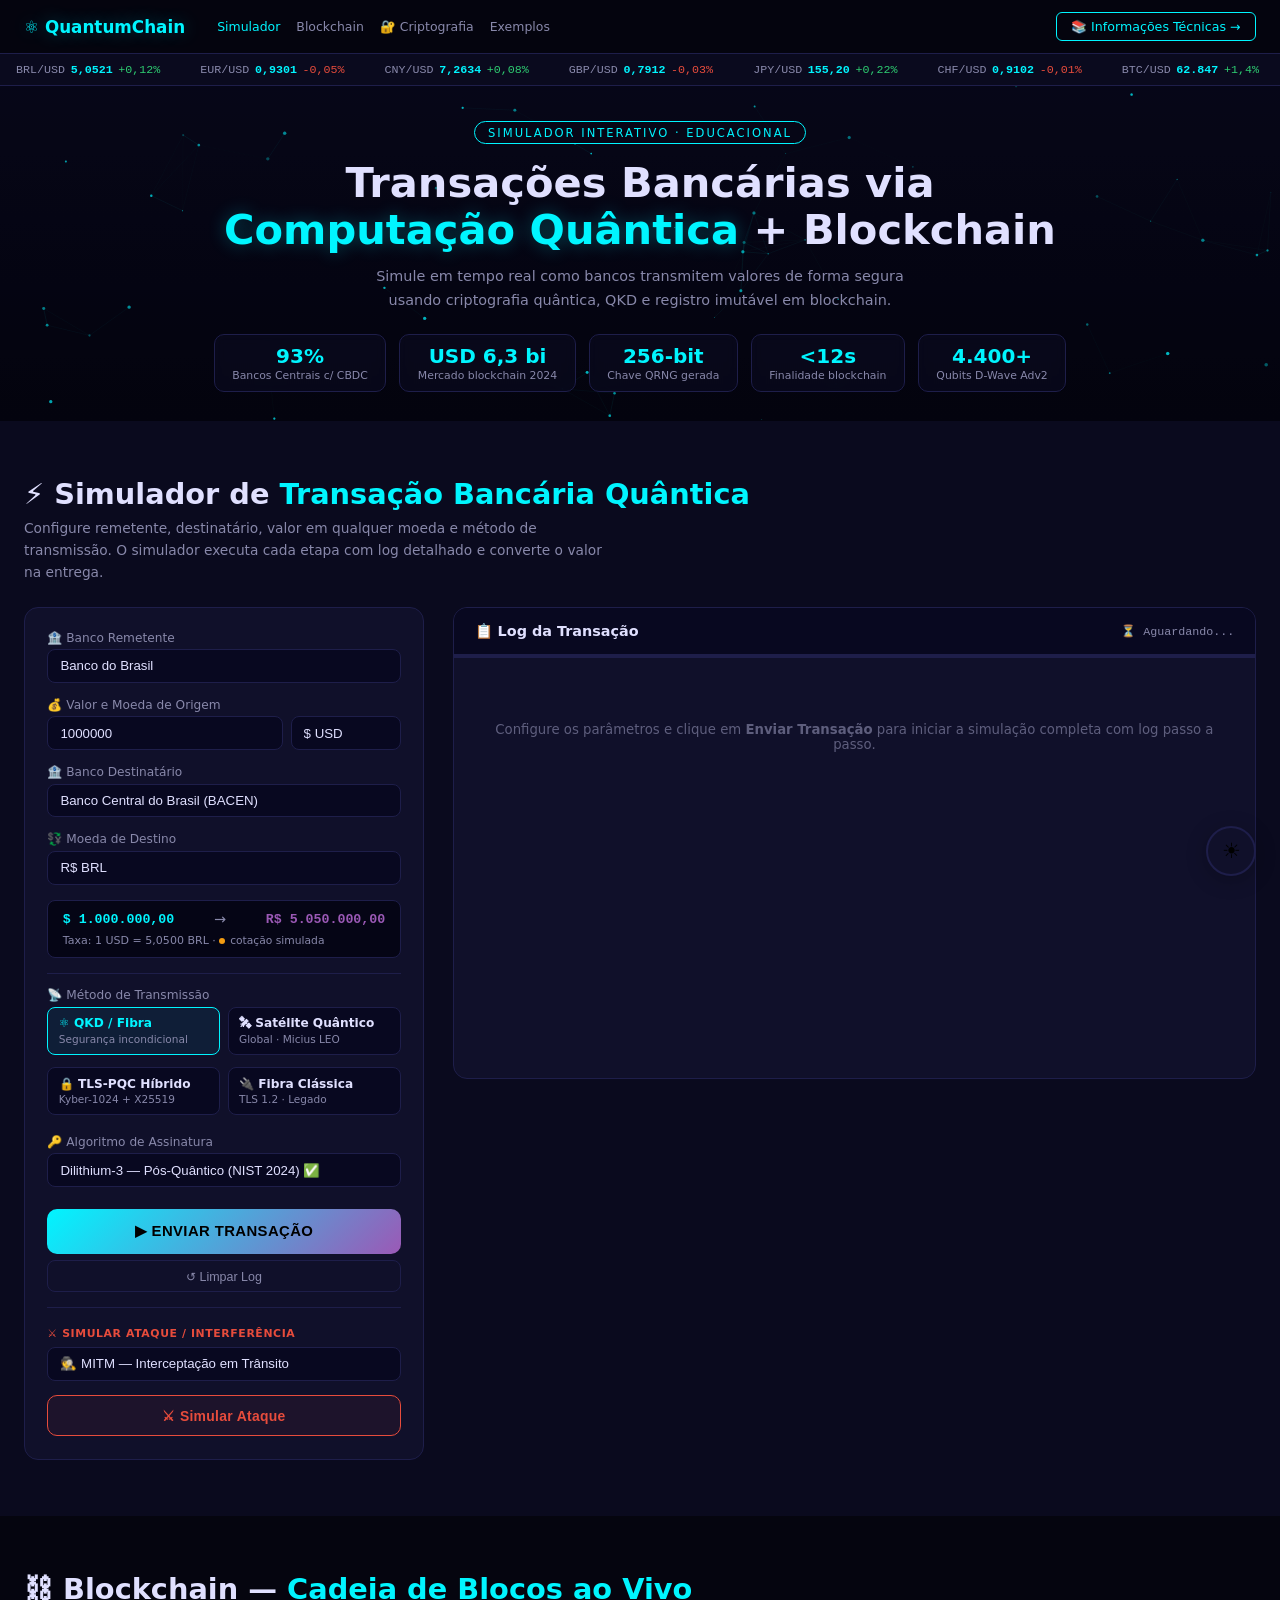
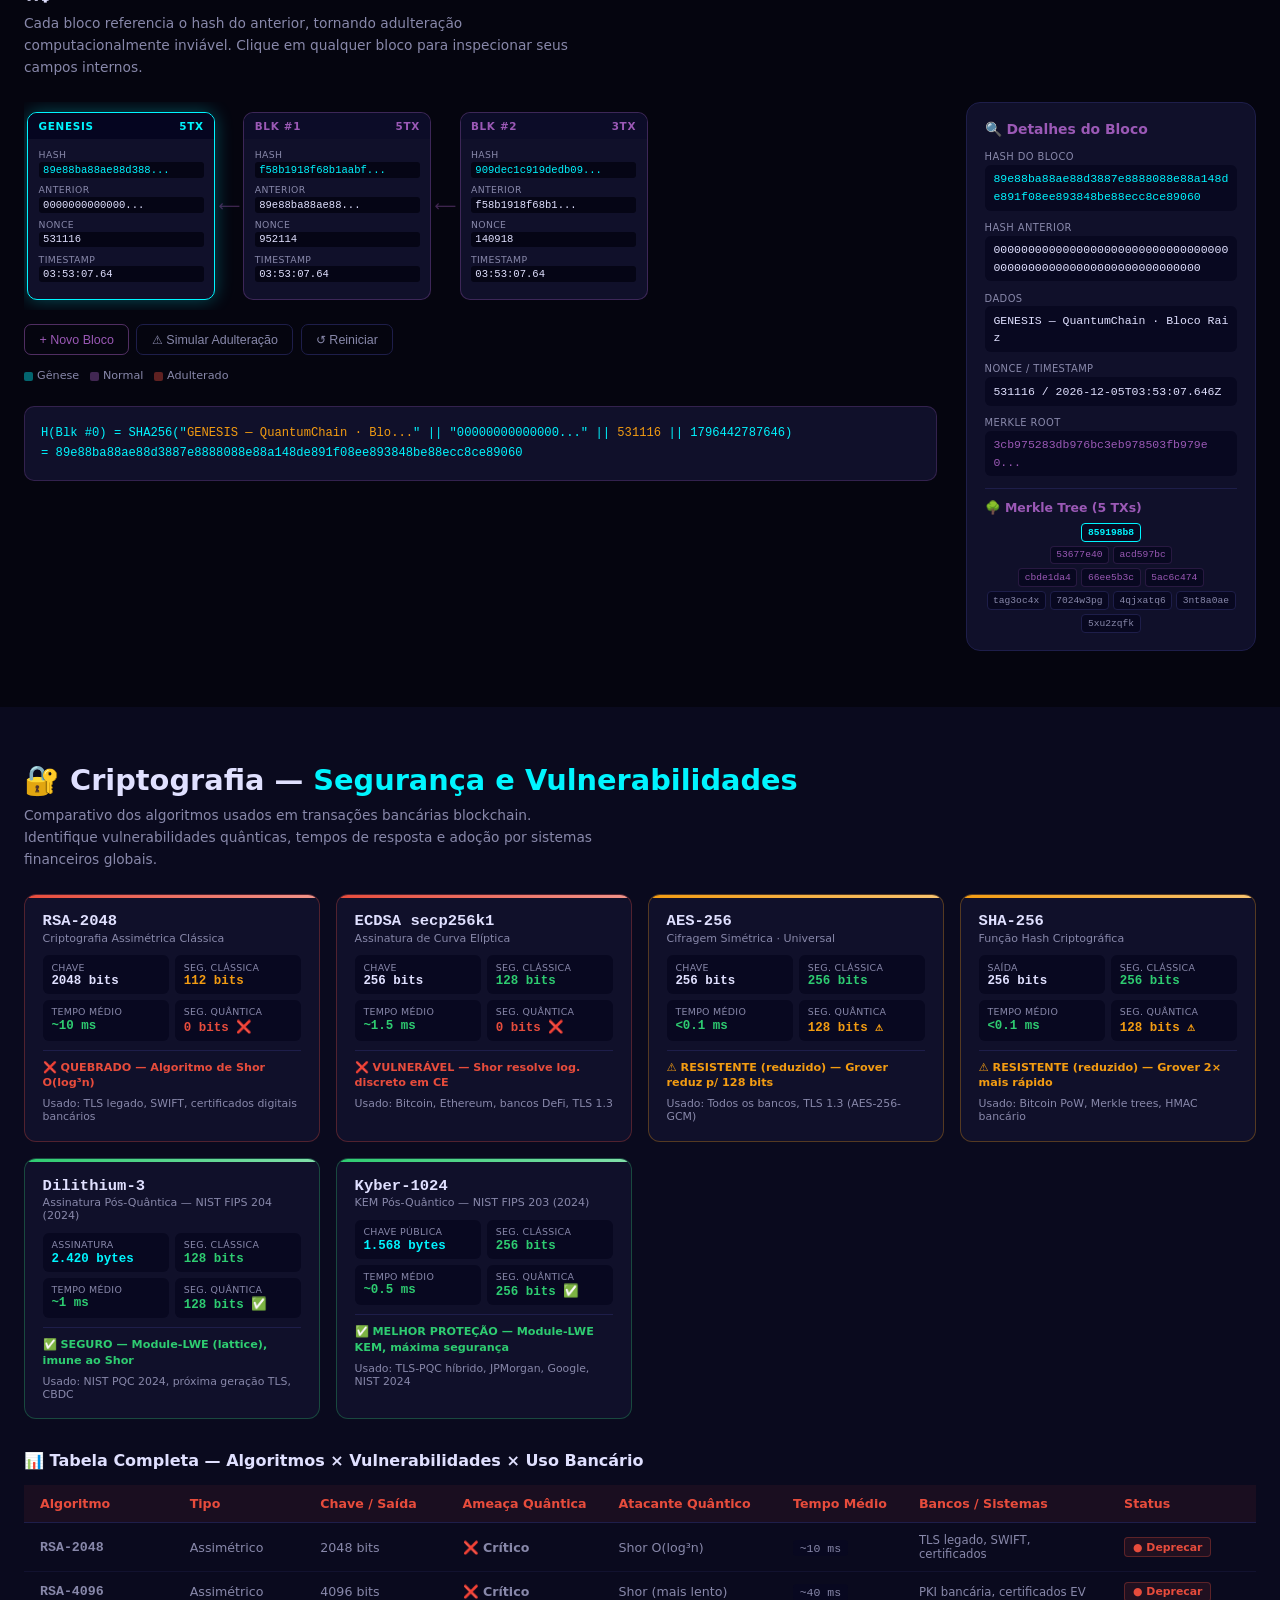
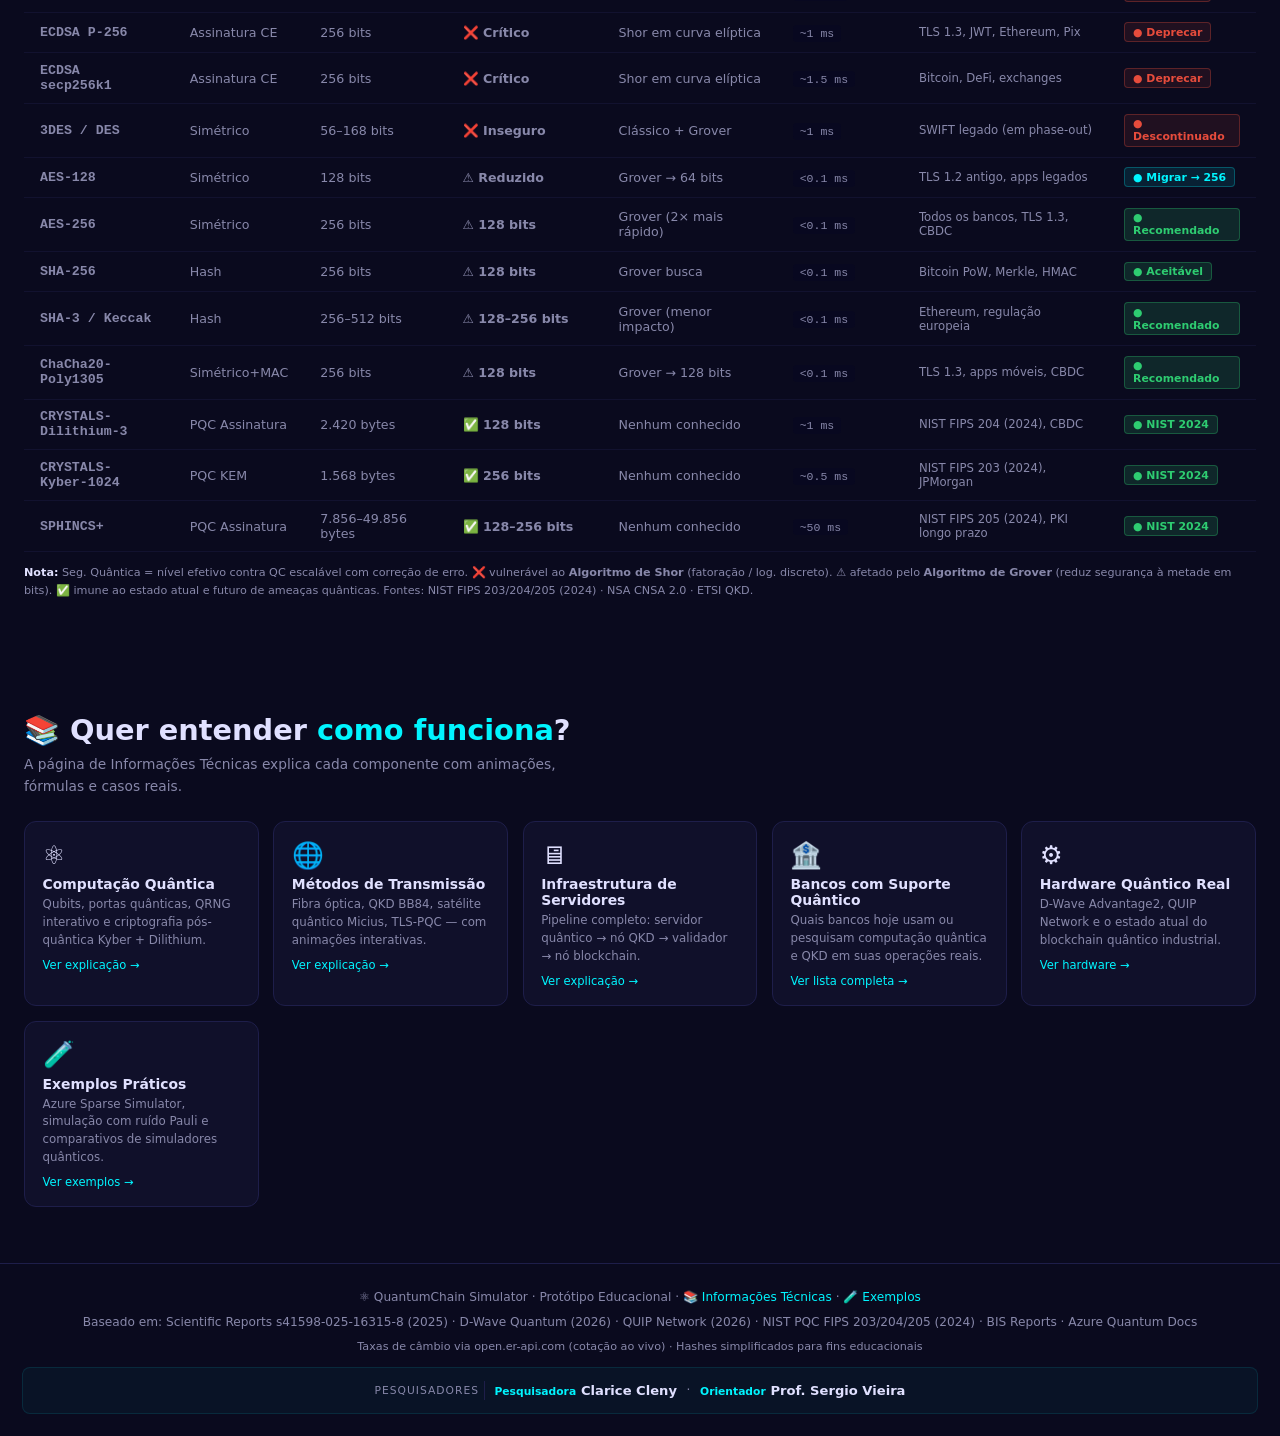
<file: index.html>
<!DOCTYPE html>
<html lang="pt-BR">
<head>
  <meta charset="UTF-8">
  <meta name="viewport" content="width=device-width, initial-scale=1.0">
  <title>QuantumChain — Simulador</title>
  <link rel="stylesheet" href="styles.css">
  <script>document.documentElement.setAttribute('data-theme',localStorage.getItem('qc-theme')||'dark');</script>
</head>
<body>

<nav>
  <div class="logo">⚛ QuantumChain</div>
  <div class="nav-links">
    <a href="#sim" class="on">Simulador</a>
    <a href="#chain">Blockchain</a>
    <a href="#crypto">🔐 Criptografia</a>
    <a href="examples.html">Exemplos</a>
  </div>
  <a href="info.html" class="nav-back" style="border-color:var(--q);color:var(--q)!important">📚 Informações Técnicas →</a>
</nav>

<!-- TICKER -->
<div class="ticker-wrap">
  <div class="ticker" id="ticker"></div>
</div>

<!-- HERO -->
<section id="hero" style="padding:2.2rem 2rem 1.8rem">
  <canvas id="hc"></canvas>
  <div class="hi">
    <div class="badge">Simulador Interativo · Educacional</div>
    <h1>Transações Bancárias via<br><em>Computação Quântica</em> + Blockchain</h1>
    <p class="hs">Simule em tempo real como bancos transmitem valores de forma segura usando criptografia quântica, QKD e registro imutável em blockchain.</p>
    <div class="stats">
      <div class="sc"><div class="sv">93%</div><div class="sl">Bancos Centrais c/ CBDC</div></div>
      <div class="sc"><div class="sv">USD 6,3 bi</div><div class="sl">Mercado blockchain 2024</div></div>
      <div class="sc"><div class="sv">256-bit</div><div class="sl">Chave QRNG gerada</div></div>
      <div class="sc"><div class="sv">&lt;12s</div><div class="sl">Finalidade blockchain</div></div>
      <div class="sc"><div class="sv">4.400+</div><div class="sl">Qubits D-Wave Adv2</div></div>
    </div>
  </div>
</section>

<!-- TRANSACTION SIMULATOR -->
<section id="sim">
<div class="cnt">
  <div class="sh">
    <h2>⚡ Simulador de <em>Transação Bancária Quântica</em></h2>
    <p>Configure remetente, destinatário, valor em qualquer moeda e método de transmissão. O simulador executa cada etapa com log detalhado e converte o valor na entrega.</p>
  </div>
  <div class="sim-grid">

    <!-- FORM -->
    <div class="card">
      <div class="fr">
        <label>🏦 Banco Remetente</label>
        <select id="s-sender">
          <optgroup label="🇧🇷 Brasil">
            <option>Banco do Brasil</option><option>Caixa Econômica Federal</option>
            <option>Itaú Unibanco</option><option>Bradesco</option>
            <option>Santander Brasil</option><option>BTG Pactual</option>
            <option>Nubank</option><option>XP Investimentos</option>
            <option>Banco Inter</option><option>Sicredi</option>
            <option>Banco Safra</option><option>Banco Central do Brasil (BACEN)</option>
          </optgroup>
          <optgroup label="🌎 América">
            <option>JPMorgan Chase (Onyx)</option><option>Goldman Sachs</option>
            <option>Wells Fargo</option><option>Bank of America</option>
            <option>Citibank</option><option>Federal Reserve (NY Fed)</option>
          </optgroup>
          <optgroup label="🌍 Europa">
            <option>Deutsche Bank</option><option>BNP Paribas</option>
            <option>BBVA</option><option>Barclays</option><option>HSBC</option>
            <option>Banco Central Europeu (ECB)</option><option>Bank of England</option>
            <option>Banco Nacional da Dinamarca</option>
          </optgroup>
          <optgroup label="🌏 Ásia / Internacional">
            <option>Bank of China</option><option>ICBC</option>
            <option>Mizuho Bank</option><option>DBS Bank (Singapura)</option>
            <option>BIS (Bank for International Settlements)</option>
          </optgroup>
        </select>
      </div>

      <div class="fr">
        <label>💰 Valor e Moeda de Origem</label>
        <div class="dual">
          <input type="number" id="s-amount" value="1000000" min="1" oninput="updConv()">
          <select id="s-cur" onchange="updConv()">
            <option value="USD" selected>$ USD</option><option value="BRL">R$ BRL</option>
            <option value="EUR">€ EUR</option><option value="CNY">¥ CNY</option>
            <option value="GBP">£ GBP</option><option value="JPY">¥ JPY</option>
            <option value="CHF">Fr CHF</option><option value="ARS">$ ARS</option>
            <option value="CAD">C$ CAD</option><option value="AUD">A$ AUD</option>
          </select>
        </div>
      </div>

      <div class="fr">
        <label>🏦 Banco Destinatário</label>
        <select id="s-receiver">
          <optgroup label="🇧🇷 Brasil">
            <option>Banco Central do Brasil (BACEN)</option><option>Banco do Brasil</option>
            <option>Caixa Econômica Federal</option><option>Itaú Unibanco</option>
            <option>Bradesco</option><option>BTG Pactual</option>
            <option>Nubank</option><option>Banco Inter</option>
          </optgroup>
          <optgroup label="🌎 América">
            <option>Federal Reserve (NY Fed)</option><option>JPMorgan Chase (Onyx)</option>
            <option>Goldman Sachs</option><option>Wells Fargo</option><option>Citibank</option>
          </optgroup>
          <optgroup label="🌍 Europa">
            <option>Banco Central Europeu (ECB)</option><option>Deutsche Bank</option>
            <option>BBVA</option><option>HSBC</option><option>Barclays</option>
            <option>Bank of England</option><option>Banco Nacional da Dinamarca</option>
          </optgroup>
          <optgroup label="🌏 Ásia / Internacional">
            <option>BIS (Bank for International Settlements)</option><option>Bank of China</option>
            <option>ICBC</option><option>DBS Bank (Singapura)</option><option>Mizuho Bank</option>
          </optgroup>
        </select>
      </div>

      <div class="fr">
        <label>💱 Moeda de Destino</label>
        <select id="s-rcur" onchange="updConv()">
          <option value="BRL" selected>R$ BRL</option><option value="USD">$ USD</option>
          <option value="EUR">€ EUR</option><option value="CNY">¥ CNY</option>
          <option value="GBP">£ GBP</option><option value="JPY">¥ JPY</option>
          <option value="CHF">Fr CHF</option><option value="ARS">$ ARS</option>
          <option value="CAD">C$ CAD</option><option value="AUD">A$ AUD</option>
        </select>
      </div>

      <div class="cprev">
        <span class="cf" id="cpf">$ 1.000.000,00 USD</span>
        <span class="ca">→</span>
        <span class="ct" id="cpt">R$ 5.050.000,00 BRL</span>
        <span class="cr" id="cpr">Taxa: 1 USD = 5,0500 BRL · cotação simulada</span>
      </div>

      <div class="dvd"></div>

      <div class="fr">
        <label>📡 Método de Transmissão</label>
        <div class="mgrid">
          <label class="mopt on" onclick="selMethod(this,'qkd')"><input type="radio" name="met" value="qkd" checked>
            <div class="mn2">⚛ QKD / Fibra</div><div class="md">Segurança incondicional</div></label>
          <label class="mopt" onclick="selMethod(this,'satellite')"><input type="radio" name="met" value="satellite">
            <div class="mn2">🛰 Satélite Quântico</div><div class="md">Global · Micius LEO</div></label>
          <label class="mopt" onclick="selMethod(this,'pqc')"><input type="radio" name="met" value="pqc">
            <div class="mn2">🔒 TLS-PQC Híbrido</div><div class="md">Kyber-1024 + X25519</div></label>
          <label class="mopt" onclick="selMethod(this,'classical')"><input type="radio" name="met" value="classical">
            <div class="mn2">🔌 Fibra Clássica</div><div class="md">TLS 1.2 · Legado</div></label>
        </div>
      </div>

      <div class="fr">
        <label>🔑 Algoritmo de Assinatura</label>
        <select id="s-cry">
          <option value="dilithium">Dilithium-3 — Pós-Quântico (NIST 2024) ✅</option>
          <option value="kyber">Kyber-1024 — KEM Pós-Quântico ✅</option>
          <option value="ecdsa">ECDSA secp256k1 — Clássico ⚠</option>
          <option value="rsa">RSA-2048 — Legado ❌</option>
        </select>
      </div>

      <button class="bstart" id="bstart" onclick="runSim()">▶ ENVIAR TRANSAÇÃO</button>
      <button class="breset" onclick="resetLog()">↺ Limpar Log</button>

      <div class="atk-section">
        <div class="atk-label">⚔ Simular Ataque / Interferência</div>
        <div class="fr" style="margin-bottom:.45rem">
          <select id="s-atk">
            <option value="mitm">🕵 MITM — Interceptação em Trânsito</option>
            <option value="shor">⚛ Algoritmo de Shor — Quebra RSA/ECDSA</option>
            <option value="eve">👁 Eva — Espionagem QKD (BB84)</option>
            <option value="replay">🔁 Replay Attack — Reutilização de TX</option>
            <option value="brute">💻 Força Bruta — Ataque Clássico/Quântico</option>
          </select>
        </div>
        <button class="batk" id="batk" onclick="runAttack()">⚔ Simular Ataque</button>
      </div>
    </div>

    <!-- LOG -->
    <div class="log-wrap">
      <div class="lh">
        <h3>📋 <span id="ltitle">Log da Transação</span></h3>
        <span class="lstat" id="lstat">⏳ Aguardando...</span>
      </div>
      <div class="pbar"><div class="pfill" id="pfill"></div></div>
      <div class="lbody" id="lbody">
        <div class="lempty">Configure os parâmetros e clique em <strong>Enviar Transação</strong> para iniciar a simulação completa com log passo a passo.</div>
      </div>
      <div class="rcard" id="rcard">
        <div class="ri">✅</div>
        <h4>Transação Confirmada na Blockchain!</h4>
        <div class="ramts" id="ramts"></div>
        <p id="rdet"></p>
      </div>
    </div>

  </div>
</div>
</section>

<!-- BLOCKCHAIN CHAIN -->
<section id="chain">
<div class="cnt">
  <div class="sh">
    <h2>⛓ Blockchain — <em>Cadeia de Blocos ao Vivo</em></h2>
    <p>Cada bloco referencia o hash do anterior, tornando adulteração computacionalmente inviável. Clique em qualquer bloco para inspecionar seus campos internos.</p>
  </div>
  <div class="chain-layout">
    <div>
      <div class="cscroll"><div class="crow" id="crow"></div></div>
      <div class="cctrl">
        <button class="bsm bp" onclick="addBlk()">+ Novo Bloco</button>
        <button class="bsm bd" onclick="tamper()">⚠ Simular Adulteração</button>
        <button class="bsm" onclick="resetChain()">↺ Reiniciar</button>
      </div>
      <div class="leg">
        <span style="background:rgba(0,245,255,.4)"></span>Gênese &nbsp;
        <span style="background:rgba(155,89,182,.4)"></span>Normal &nbsp;
        <span style="background:rgba(231,76,60,.4)"></span>Adulterado
      </div>
      <div class="hform" id="hform">Clique em um bloco para ver: H(dados || hash_anterior || nonce || timestamp) = hash</div>
    </div>
    <div class="bdp">
      <h3>🔍 Detalhes do Bloco</h3>
      <div id="bdp-body"><p style="color:var(--txt2);font-size:.78rem">Clique em um bloco para ver seus campos e a árvore de Merkle.</p></div>
    </div>
  </div>
</div>
</section>

<!-- CRYPTOGRAPHY COMPARISON -->
<section id="crypto">
<div class="cnt">
  <div class="sh">
    <h2>🔐 Criptografia — <em>Segurança e Vulnerabilidades</em></h2>
    <p>Comparativo dos algoritmos usados em transações bancárias blockchain. Identifique vulnerabilidades quânticas, tempos de resposta e adoção por sistemas financeiros globais.</p>
  </div>

  <div class="crypto-grid">
    <div class="crypto-card cc-vuln">
      <div class="cc-name">RSA-2048</div>
      <div class="cc-type">Criptografia Assimétrica Clássica</div>
      <div class="cc-stats">
        <div class="ccs"><div class="ccs-l">Chave</div><div class="ccs-v" style="color:var(--txt)">2048 bits</div></div>
        <div class="ccs"><div class="ccs-l">Seg. Clássica</div><div class="ccs-v" style="color:var(--o)">112 bits</div></div>
        <div class="ccs"><div class="ccs-l">Tempo Médio</div><div class="ccs-v" style="color:var(--g)">~10 ms</div></div>
        <div class="ccs"><div class="ccs-l">Seg. Quântica</div><div class="ccs-v" style="color:var(--r)">0 bits ❌</div></div>
      </div>
      <div class="cc-bottom"><span class="q-vuln">❌ QUEBRADO — Algoritmo de Shor O(log³n)</span></div>
      <div style="font-size:.68rem;color:var(--txt2);margin-top:.4rem">Usado: TLS legado, SWIFT, certificados digitais bancários</div>
    </div>

    <div class="crypto-card cc-vuln">
      <div class="cc-name">ECDSA secp256k1</div>
      <div class="cc-type">Assinatura de Curva Elíptica</div>
      <div class="cc-stats">
        <div class="ccs"><div class="ccs-l">Chave</div><div class="ccs-v" style="color:var(--txt)">256 bits</div></div>
        <div class="ccs"><div class="ccs-l">Seg. Clássica</div><div class="ccs-v" style="color:var(--g)">128 bits</div></div>
        <div class="ccs"><div class="ccs-l">Tempo Médio</div><div class="ccs-v" style="color:var(--g)">~1.5 ms</div></div>
        <div class="ccs"><div class="ccs-l">Seg. Quântica</div><div class="ccs-v" style="color:var(--r)">0 bits ❌</div></div>
      </div>
      <div class="cc-bottom"><span class="q-vuln">❌ VULNERÁVEL — Shor resolve log. discreto em CE</span></div>
      <div style="font-size:.68rem;color:var(--txt2);margin-top:.4rem">Usado: Bitcoin, Ethereum, bancos DeFi, TLS 1.3</div>
    </div>

    <div class="crypto-card cc-warn">
      <div class="cc-name">AES-256</div>
      <div class="cc-type">Cifragem Simétrica · Universal</div>
      <div class="cc-stats">
        <div class="ccs"><div class="ccs-l">Chave</div><div class="ccs-v" style="color:var(--txt)">256 bits</div></div>
        <div class="ccs"><div class="ccs-l">Seg. Clássica</div><div class="ccs-v" style="color:var(--g)">256 bits</div></div>
        <div class="ccs"><div class="ccs-l">Tempo Médio</div><div class="ccs-v" style="color:var(--g)">&lt;0.1 ms</div></div>
        <div class="ccs"><div class="ccs-l">Seg. Quântica</div><div class="ccs-v" style="color:var(--o)">128 bits ⚠</div></div>
      </div>
      <div class="cc-bottom"><span class="q-warn">⚠ RESISTENTE (reduzido) — Grover reduz p/ 128 bits</span></div>
      <div style="font-size:.68rem;color:var(--txt2);margin-top:.4rem">Usado: Todos os bancos, TLS 1.3 (AES-256-GCM)</div>
    </div>

    <div class="crypto-card cc-warn">
      <div class="cc-name">SHA-256</div>
      <div class="cc-type">Função Hash Criptográfica</div>
      <div class="cc-stats">
        <div class="ccs"><div class="ccs-l">Saída</div><div class="ccs-v" style="color:var(--txt)">256 bits</div></div>
        <div class="ccs"><div class="ccs-l">Seg. Clássica</div><div class="ccs-v" style="color:var(--g)">256 bits</div></div>
        <div class="ccs"><div class="ccs-l">Tempo Médio</div><div class="ccs-v" style="color:var(--g)">&lt;0.1 ms</div></div>
        <div class="ccs"><div class="ccs-l">Seg. Quântica</div><div class="ccs-v" style="color:var(--o)">128 bits ⚠</div></div>
      </div>
      <div class="cc-bottom"><span class="q-warn">⚠ RESISTENTE (reduzido) — Grover 2× mais rápido</span></div>
      <div style="font-size:.68rem;color:var(--txt2);margin-top:.4rem">Usado: Bitcoin PoW, Merkle trees, HMAC bancário</div>
    </div>

    <div class="crypto-card cc-safe">
      <div class="cc-name">Dilithium-3</div>
      <div class="cc-type">Assinatura Pós-Quântica — NIST FIPS 204 (2024)</div>
      <div class="cc-stats">
        <div class="ccs"><div class="ccs-l">Assinatura</div><div class="ccs-v" style="color:var(--q)">2.420 bytes</div></div>
        <div class="ccs"><div class="ccs-l">Seg. Clássica</div><div class="ccs-v" style="color:var(--g)">128 bits</div></div>
        <div class="ccs"><div class="ccs-l">Tempo Médio</div><div class="ccs-v" style="color:var(--g)">~1 ms</div></div>
        <div class="ccs"><div class="ccs-l">Seg. Quântica</div><div class="ccs-v" style="color:var(--g)">128 bits ✅</div></div>
      </div>
      <div class="cc-bottom"><span class="q-safe">✅ SEGURO — Module-LWE (lattice), imune ao Shor</span></div>
      <div style="font-size:.68rem;color:var(--txt2);margin-top:.4rem">Usado: NIST PQC 2024, próxima geração TLS, CBDC</div>
    </div>

    <div class="crypto-card cc-safe">
      <div class="cc-name">Kyber-1024</div>
      <div class="cc-type">KEM Pós-Quântico — NIST FIPS 203 (2024)</div>
      <div class="cc-stats">
        <div class="ccs"><div class="ccs-l">Chave Pública</div><div class="ccs-v" style="color:var(--q)">1.568 bytes</div></div>
        <div class="ccs"><div class="ccs-l">Seg. Clássica</div><div class="ccs-v" style="color:var(--g)">256 bits</div></div>
        <div class="ccs"><div class="ccs-l">Tempo Médio</div><div class="ccs-v" style="color:var(--g)">~0.5 ms</div></div>
        <div class="ccs"><div class="ccs-l">Seg. Quântica</div><div class="ccs-v" style="color:var(--g)">256 bits ✅</div></div>
      </div>
      <div class="cc-bottom"><span class="q-safe">✅ MELHOR PROTEÇÃO — Module-LWE KEM, máxima segurança</span></div>
      <div style="font-size:.68rem;color:var(--txt2);margin-top:.4rem">Usado: TLS-PQC híbrido, JPMorgan, Google, NIST 2024</div>
    </div>
  </div>

  <div class="sh" style="margin-top:.5rem;margin-bottom:.9rem">
    <h3 style="font-size:1rem;font-weight:700">📊 Tabela Completa — Algoritmos × Vulnerabilidades × Uso Bancário</h3>
  </div>
  <div style="overflow-x:auto">
    <table class="crypto-table">
      <thead>
        <tr>
          <th>Algoritmo</th><th>Tipo</th><th>Chave / Saída</th>
          <th>Ameaça Quântica</th><th>Atacante Quântico</th>
          <th>Tempo Médio</th><th>Bancos / Sistemas</th><th>Status</th>
        </tr>
      </thead>
      <tbody>
        <tr><td class="algo-name">RSA-2048</td><td>Assimétrico</td><td>2048 bits</td><td class="q-vuln">❌ Crítico</td><td>Shor O(log³n)</td><td><span class="time-chip">~10 ms</span></td><td style="font-size:.73rem">TLS legado, SWIFT, certificados</td><td><span class="prog-badge" style="background:rgba(231,76,60,.1);color:var(--r);border:1px solid rgba(231,76,60,.3)">● Deprecar</span></td></tr>
        <tr><td class="algo-name">RSA-4096</td><td>Assimétrico</td><td>4096 bits</td><td class="q-vuln">❌ Crítico</td><td>Shor (mais lento)</td><td><span class="time-chip">~40 ms</span></td><td style="font-size:.73rem">PKI bancária, certificados EV</td><td><span class="prog-badge" style="background:rgba(231,76,60,.1);color:var(--r);border:1px solid rgba(231,76,60,.3)">● Deprecar</span></td></tr>
        <tr><td class="algo-name">ECDSA P-256</td><td>Assinatura CE</td><td>256 bits</td><td class="q-vuln">❌ Crítico</td><td>Shor em curva elíptica</td><td><span class="time-chip">~1 ms</span></td><td style="font-size:.73rem">TLS 1.3, JWT, Ethereum, Pix</td><td><span class="prog-badge" style="background:rgba(231,76,60,.1);color:var(--r);border:1px solid rgba(231,76,60,.3)">● Deprecar</span></td></tr>
        <tr><td class="algo-name">ECDSA secp256k1</td><td>Assinatura CE</td><td>256 bits</td><td class="q-vuln">❌ Crítico</td><td>Shor em curva elíptica</td><td><span class="time-chip">~1.5 ms</span></td><td style="font-size:.73rem">Bitcoin, DeFi, exchanges</td><td><span class="prog-badge" style="background:rgba(231,76,60,.1);color:var(--r);border:1px solid rgba(231,76,60,.3)">● Deprecar</span></td></tr>
        <tr><td class="algo-name">3DES / DES</td><td>Simétrico</td><td>56–168 bits</td><td class="q-vuln">❌ Inseguro</td><td>Clássico + Grover</td><td><span class="time-chip">~1 ms</span></td><td style="font-size:.73rem">SWIFT legado (em phase-out)</td><td><span class="prog-badge" style="background:rgba(231,76,60,.1);color:var(--r);border:1px solid rgba(231,76,60,.3)">● Descontinuado</span></td></tr>
        <tr><td class="algo-name">AES-128</td><td>Simétrico</td><td>128 bits</td><td class="q-warn">⚠ Reduzido</td><td>Grover → 64 bits</td><td><span class="time-chip">&lt;0.1 ms</span></td><td style="font-size:.73rem">TLS 1.2 antigo, apps legados</td><td><span class="prog-badge pb-pilot">● Migrar → 256</span></td></tr>
        <tr><td class="algo-name">AES-256</td><td>Simétrico</td><td>256 bits</td><td class="q-warn">⚠ 128 bits</td><td>Grover (2× mais rápido)</td><td><span class="time-chip">&lt;0.1 ms</span></td><td style="font-size:.73rem">Todos os bancos, TLS 1.3, CBDC</td><td><span class="prog-badge pb-active">● Recomendado</span></td></tr>
        <tr><td class="algo-name">SHA-256</td><td>Hash</td><td>256 bits</td><td class="q-warn">⚠ 128 bits</td><td>Grover busca</td><td><span class="time-chip">&lt;0.1 ms</span></td><td style="font-size:.73rem">Bitcoin PoW, Merkle, HMAC</td><td><span class="prog-badge pb-active">● Aceitável</span></td></tr>
        <tr><td class="algo-name">SHA-3 / Keccak</td><td>Hash</td><td>256–512 bits</td><td class="q-warn">⚠ 128–256 bits</td><td>Grover (menor impacto)</td><td><span class="time-chip">&lt;0.1 ms</span></td><td style="font-size:.73rem">Ethereum, regulação europeia</td><td><span class="prog-badge pb-active">● Recomendado</span></td></tr>
        <tr><td class="algo-name">ChaCha20-Poly1305</td><td>Simétrico+MAC</td><td>256 bits</td><td class="q-warn">⚠ 128 bits</td><td>Grover → 128 bits</td><td><span class="time-chip">&lt;0.1 ms</span></td><td style="font-size:.73rem">TLS 1.3, apps móveis, CBDC</td><td><span class="prog-badge pb-active">● Recomendado</span></td></tr>
        <tr><td class="algo-name">CRYSTALS-Dilithium-3</td><td>PQC Assinatura</td><td>2.420 bytes</td><td class="q-safe">✅ 128 bits</td><td>Nenhum conhecido</td><td><span class="time-chip">~1 ms</span></td><td style="font-size:.73rem">NIST FIPS 204 (2024), CBDC</td><td><span class="prog-badge pb-active">● NIST 2024</span></td></tr>
        <tr><td class="algo-name">CRYSTALS-Kyber-1024</td><td>PQC KEM</td><td>1.568 bytes</td><td class="q-safe">✅ 256 bits</td><td>Nenhum conhecido</td><td><span class="time-chip">~0.5 ms</span></td><td style="font-size:.73rem">NIST FIPS 203 (2024), JPMorgan</td><td><span class="prog-badge pb-active">● NIST 2024</span></td></tr>
        <tr><td class="algo-name">SPHINCS+</td><td>PQC Assinatura</td><td>7.856–49.856 bytes</td><td class="q-safe">✅ 128–256 bits</td><td>Nenhum conhecido</td><td><span class="time-chip">~50 ms</span></td><td style="font-size:.73rem">NIST FIPS 205 (2024), PKI longo prazo</td><td><span class="prog-badge pb-active">● NIST 2024</span></td></tr>
      </tbody>
    </table>
  </div>
  <p style="font-size:.7rem;color:var(--txt2);margin-top:.75rem;line-height:1.65">
    <strong style="color:var(--txt)">Nota:</strong> Seg. Quântica = nível efetivo contra QC escalável com correção de erro. ❌ vulnerável ao <strong>Algoritmo de Shor</strong> (fatoração / log. discreto). ⚠ afetado pelo <strong>Algoritmo de Grover</strong> (reduz segurança à metade em bits). ✅ imune ao estado atual e futuro de ameaças quânticas. Fontes: NIST FIPS 203/204/205 (2024) · NSA CNSA 2.0 · ETSI QKD.
  </p>
</div>
</section>

<!-- TEASER -->
<section id="teaser">
<div class="cnt">
  <div class="sh">
    <h2>📚 Quer entender <em>como funciona</em>?</h2>
    <p>A página de Informações Técnicas explica cada componente com animações, fórmulas e casos reais.</p>
  </div>
  <div class="tgrid">
    <a href="info.html#quantum" class="tc"><div class="tci">⚛</div><h3>Computação Quântica</h3><p>Qubits, portas quânticas, QRNG interativo e criptografia pós-quântica Kyber + Dilithium.</p><span class="tca">Ver explicação →</span></a>
    <a href="info.html#transmission" class="tc"><div class="tci">🌐</div><h3>Métodos de Transmissão</h3><p>Fibra óptica, QKD BB84, satélite quântico Micius, TLS-PQC — com animações interativas.</p><span class="tca">Ver explicação →</span></a>
    <a href="info.html#servers" class="tc"><div class="tci">🖥</div><h3>Infraestrutura de Servidores</h3><p>Pipeline completo: servidor quântico → nó QKD → validador → nó blockchain.</p><span class="tca">Ver explicação →</span></a>
    <a href="info.html#banks" class="tc"><div class="tci">🏦</div><h3>Bancos com Suporte Quântico</h3><p>Quais bancos hoje usam ou pesquisam computação quântica e QKD em suas operações reais.</p><span class="tca">Ver lista completa →</span></a>
    <a href="info.html#hardware" class="tc"><div class="tci">⚙</div><h3>Hardware Quântico Real</h3><p>D-Wave Advantage2, QUIP Network e o estado atual do blockchain quântico industrial.</p><span class="tca">Ver hardware →</span></a>
    <a href="examples.html" class="tc"><div class="tci">🧪</div><h3>Exemplos Práticos</h3><p>Azure Sparse Simulator, simulação com ruído Pauli e comparativos de simuladores quânticos.</p><span class="tca">Ver exemplos →</span></a>
  </div>
</div>
</section>

<footer>
  <p>⚛ QuantumChain Simulator · Protótipo Educacional · <a href="info.html">📚 Informações Técnicas</a> · <a href="examples.html">🧪 Exemplos</a></p>
  <p style="margin-top:.2rem">Baseado em: Scientific Reports s41598-025-16315-8 (2025) · D-Wave Quantum (2026) · QUIP Network (2026) · NIST PQC FIPS 203/204/205 (2024) · BIS Reports · Azure Quantum Docs</p>
  <p style="margin-top:.2rem;font-size:.7rem">Taxas de câmbio via open.er-api.com (cotação ao vivo) · Hashes simplificados para fins educacionais</p>
  <div class="researchers">
    <span class="res-label">Pesquisadores</span>
    <span class="res-item"><span class="res-role">Pesquisadora</span>Clarice Cleny</span>
    <span class="res-sep">·</span>
    <span class="res-item"><span class="res-role">Orientador</span>Prof. Sergio Vieira</span>
  </div>
</footer>

<button class="theme-toggle" id="themeToggle" onclick="toggleTheme()" title="Alternar modo claro/escuro">☀</button>
<script src="index.js"></script>
<script src="theme.js"></script>
</body>
</html>
</file>
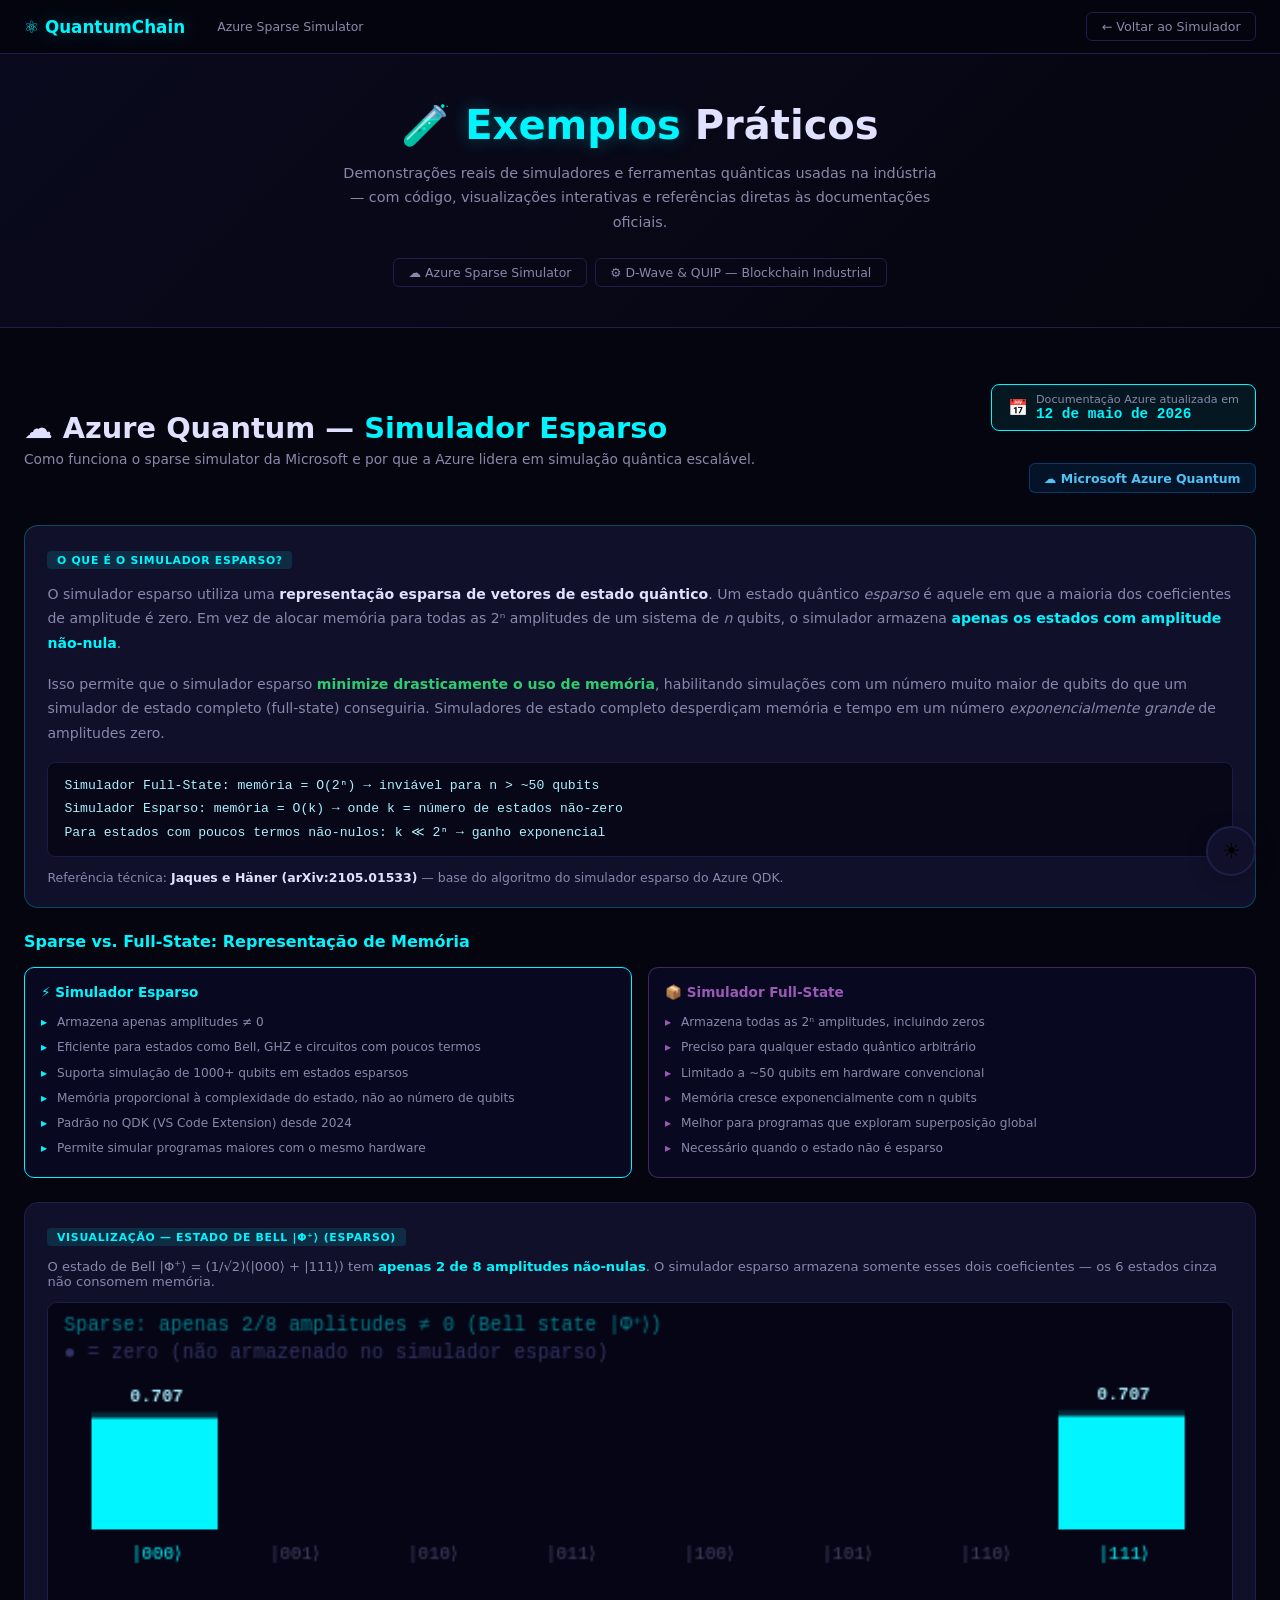
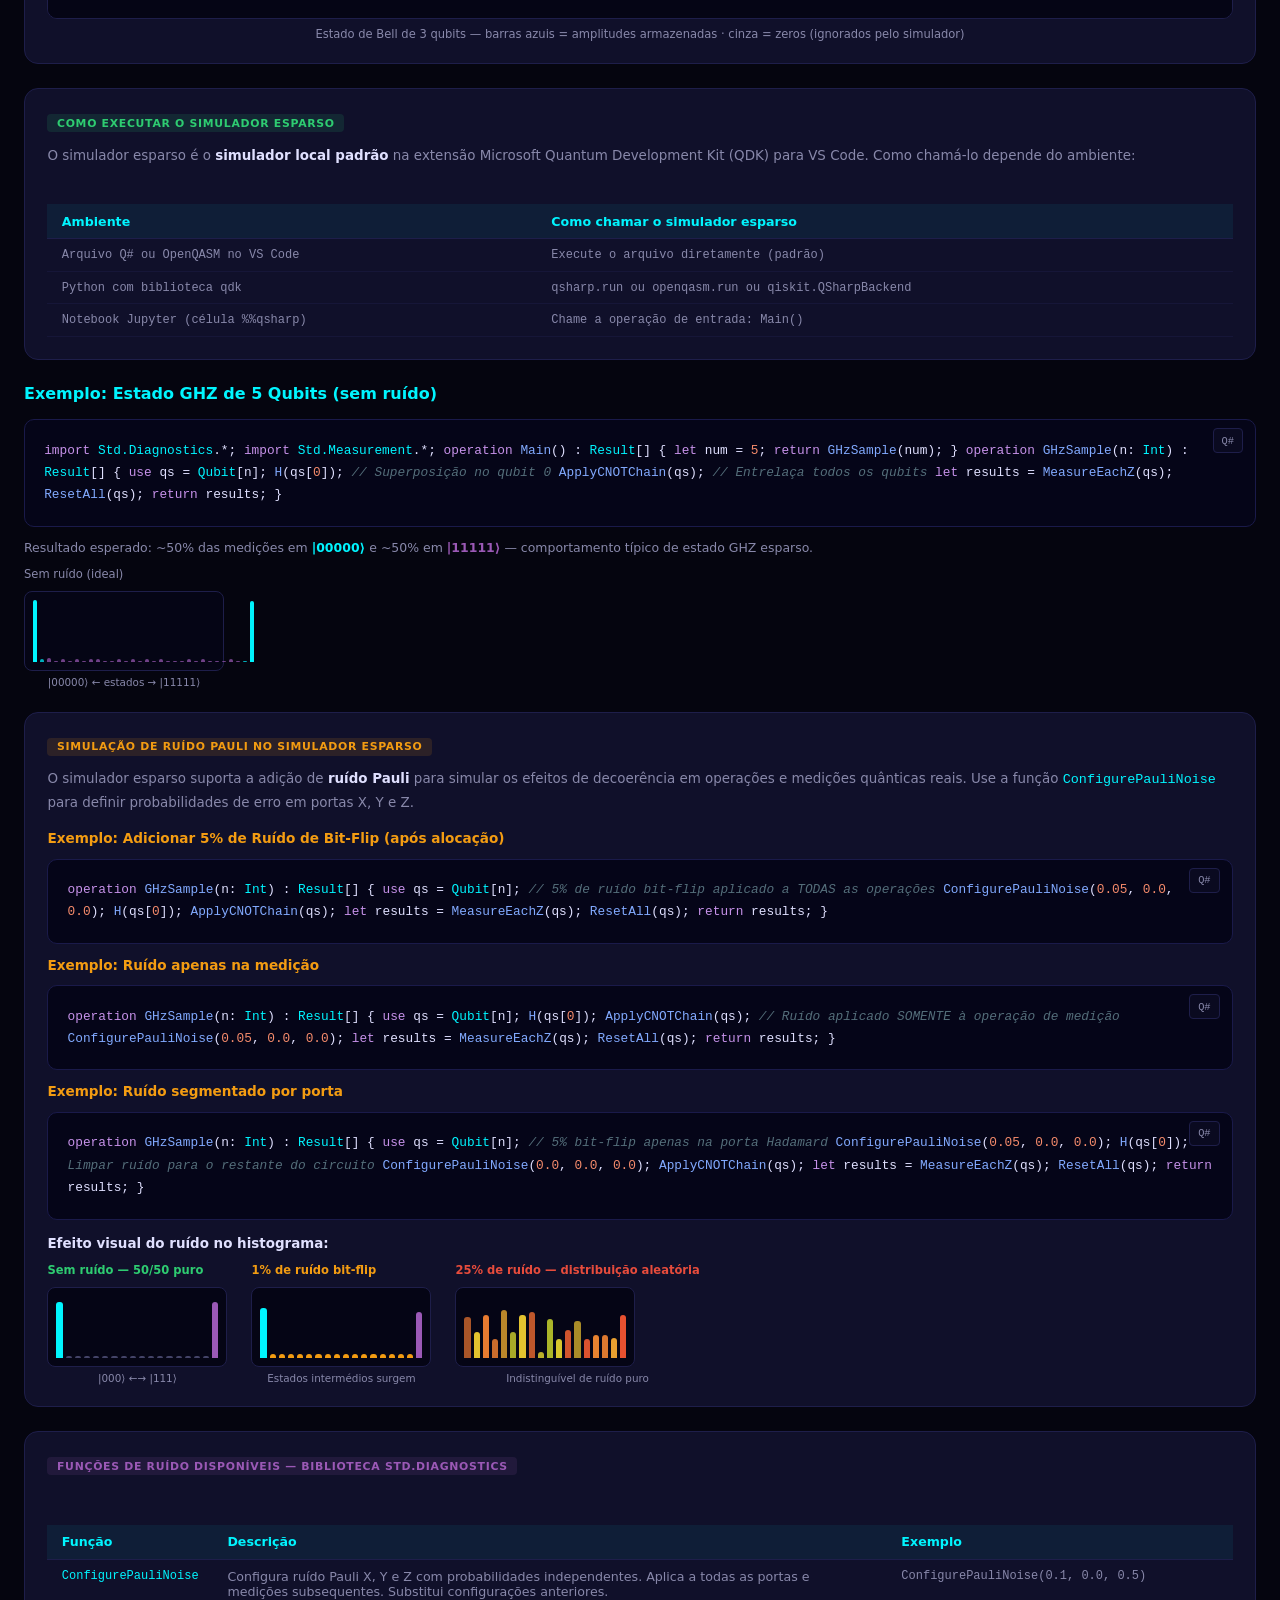
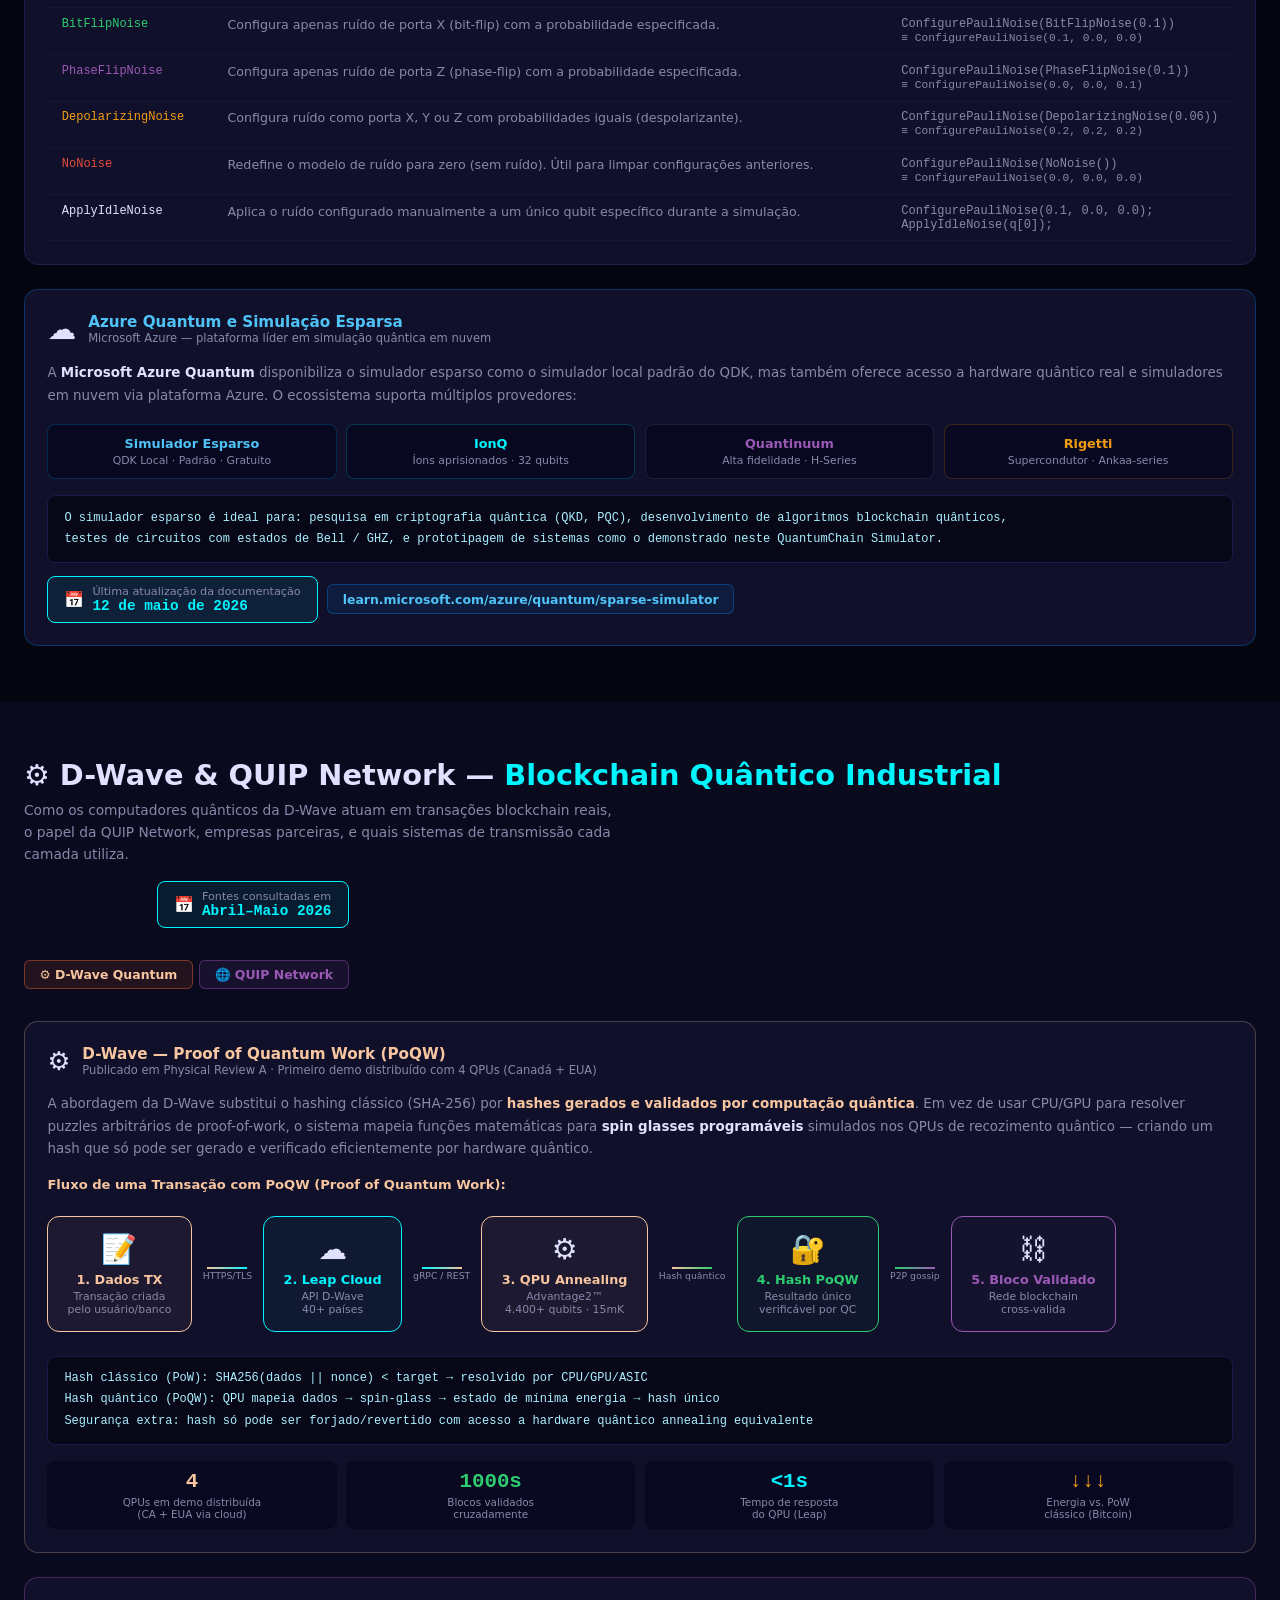
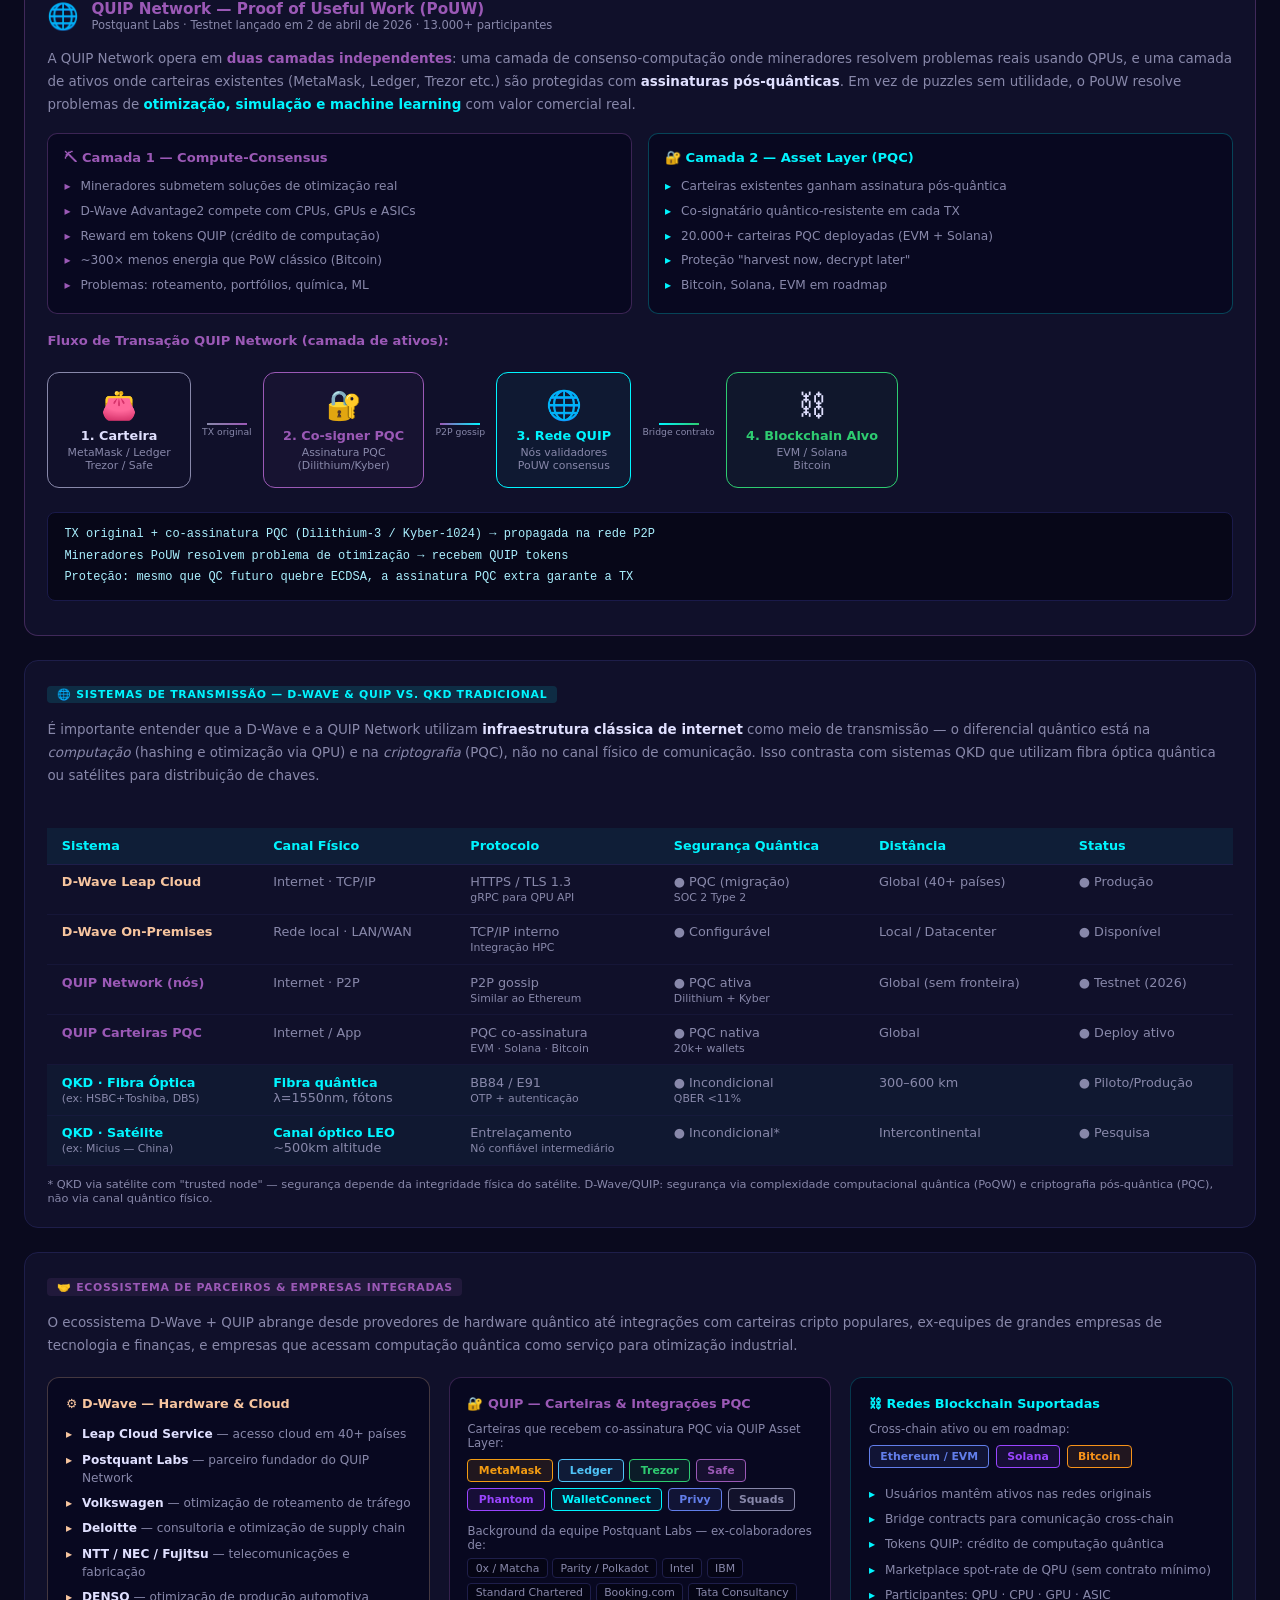
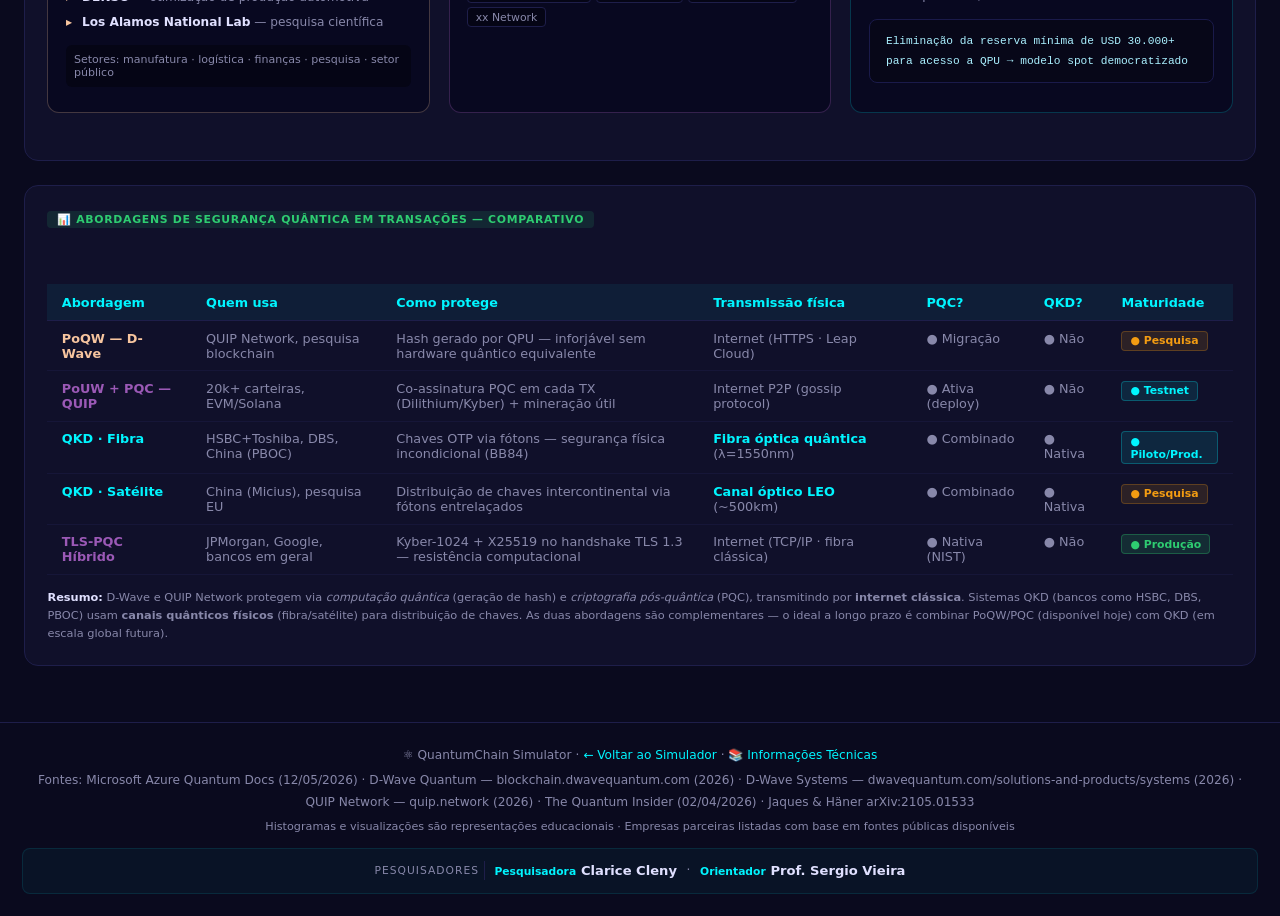
<file: examples.html>
<!DOCTYPE html>
<html lang="pt-BR">
<head>
  <meta charset="UTF-8">
  <meta name="viewport" content="width=device-width, initial-scale=1.0">
  <title>QuantumChain — Exemplos</title>
  <link rel="stylesheet" href="styles.css">
  <script>document.documentElement.setAttribute('data-theme',localStorage.getItem('qc-theme')||'dark');</script>
</head>
<body class="pt">

<nav>
  <div class="logo">⚛ QuantumChain</div>
  <div class="nav-links">
    <a href="#azure">Azure Sparse Simulator</a>
  </div>
  <a href="index.html" class="nav-back">← Voltar ao Simulador</a>
</nav>

<!-- HERO -->
<div class="ex-hero pt">
  <h1>🧪 <em>Exemplos</em> Práticos</h1>
  <p>Demonstrações reais de simuladores e ferramentas quânticas usadas na indústria — com código, visualizações interativas e referências diretas às documentações oficiais.</p>
  <div class="toc" style="margin-top:1rem">
    <a href="#azure">☁ Azure Sparse Simulator</a>
    <a href="#dwave-quip">⚙ D-Wave & QUIP — Blockchain Industrial</a>
  </div>
</div>

<!-- MAIN CONTENT -->
<section id="azure" style="padding:3.5rem 1.5rem">
<div class="cnt">

  <!-- Source & Date header -->
  <div style="display:flex;align-items:center;justify-content:space-between;flex-wrap:wrap;gap:1rem;margin-bottom:2rem">
    <div>
      <h2 style="font-size:clamp(1.2rem,3vw,1.8rem);font-weight:700">
        ☁ Azure Quantum — <em style="font-style:normal;color:var(--q)">Simulador Esparso</em>
      </h2>
      <p style="color:var(--txt2);font-size:.86rem;margin-top:.4rem">Como funciona o sparse simulator da Microsoft e por que a Azure lidera em simulação quântica escalável.</p>
    </div>
    <div style="display:flex;flex-direction:column;gap:.5rem;align-items:flex-end">
      <div class="date-badge">
        <span class="db-icon">📅</span>
        <div>
          <div class="db-label">Documentação Azure atualizada em</div>
          <div class="db-date">12 de maio de 2026</div>
        </div>
      </div>
      <div class="azure-badge">
        <span>☁ Microsoft Azure Quantum</span>
      </div>
    </div>
  </div>

  <!-- What is it -->
  <div class="card" style="margin-bottom:1.5rem;border-color:rgba(0,245,255,.25)">
    <div class="tag tq" style="margin-bottom:.8rem">O que é o Simulador Esparso?</div>
    <p style="font-size:.88rem;color:var(--txt2);line-height:1.75;margin-bottom:1rem">
      O simulador esparso utiliza uma <strong style="color:var(--txt)">representação esparsa de vetores de estado quântico</strong>. Um estado quântico <em>esparso</em> é aquele em que a maioria dos coeficientes de amplitude é zero. Em vez de alocar memória para todas as 2ⁿ amplitudes de um sistema de <em>n</em> qubits, o simulador armazena <strong style="color:var(--q)">apenas os estados com amplitude não-nula</strong>.
    </p>
    <p style="font-size:.88rem;color:var(--txt2);line-height:1.75;margin-bottom:1rem">
      Isso permite que o simulador esparso <strong style="color:var(--g)">minimize drasticamente o uso de memória</strong>, habilitando simulações com um número muito maior de qubits do que um simulador de estado completo (full-state) conseguiria. Simuladores de estado completo desperdiçam memória e tempo em um número <em>exponencialmente grande</em> de amplitudes zero.
    </p>
    <div class="formula">Simulador Full-State:  memória = O(2ⁿ)  → inviável para n > ~50 qubits<br>Simulador Esparso:     memória = O(k)    → onde k = número de estados não-zero<br>Para estados com poucos termos não-nulos: k ≪ 2ⁿ  →  ganho exponencial</div>
    <p style="font-size:.78rem;color:var(--txt2);margin-top:.8rem">Referência técnica: <strong style="color:var(--txt)">Jaques e Häner (arXiv:2105.01533)</strong> — base do algoritmo do simulador esparso do Azure QDK.</p>
  </div>

  <!-- Visual comparison: Sparse vs Full -->
  <div style="margin-bottom:1.5rem">
    <h3 style="font-size:1rem;font-weight:700;margin-bottom:1rem;color:var(--q)">Sparse vs. Full-State: Representação de Memória</h3>
    <div class="compare-row">
      <div class="compare-side sparse">
        <h4>⚡ Simulador Esparso</h4>
        <ul>
          <li>Armazena apenas amplitudes ≠ 0</li>
          <li>Eficiente para estados como Bell, GHZ e circuitos com poucos termos</li>
          <li>Suporta simulação de 1000+ qubits em estados esparsos</li>
          <li>Memória proporcional à complexidade do estado, não ao número de qubits</li>
          <li>Padrão no QDK (VS Code Extension) desde 2024</li>
          <li>Permite simular programas maiores com o mesmo hardware</li>
        </ul>
      </div>
      <div class="compare-side full">
        <h4>📦 Simulador Full-State</h4>
        <ul>
          <li>Armazena todas as 2ⁿ amplitudes, incluindo zeros</li>
          <li>Preciso para qualquer estado quântico arbitrário</li>
          <li>Limitado a ~50 qubits em hardware convencional</li>
          <li>Memória cresce exponencialmente com n qubits</li>
          <li>Melhor para programas que exploram superposição global</li>
          <li>Necessário quando o estado não é esparso</li>
        </ul>
      </div>
    </div>
  </div>

  <!-- Interactive sparse visualizer -->
  <div class="card" style="margin-bottom:1.5rem">
    <div class="tag tq" style="margin-bottom:.8rem">Visualização — Estado de Bell |Φ⁺⟩ (Esparso)</div>
    <p style="font-size:.82rem;color:var(--txt2);margin-bottom:.8rem">O estado de Bell |Φ⁺⟩ = (1/√2)(|000⟩ + |111⟩) tem <strong style="color:var(--q)">apenas 2 de 8 amplitudes não-nulas</strong>. O simulador esparso armazena somente esses dois coeficientes — os 6 estados cinza não consomem memória.</p>
    <canvas id="sparse-canvas" width="600" height="160" style="width:100%;background:#050515;border:1px solid var(--border);border-radius:10px;display:block"></canvas>
    <p style="font-size:.72rem;color:var(--txt2);margin-top:.5rem;text-align:center">Estado de Bell de 3 qubits — barras azuis = amplitudes armazenadas · cinza = zeros (ignorados pelo simulador)</p>
  </div>

  <!-- How to run -->
  <div class="card" style="margin-bottom:1.5rem">
    <div class="tag tg" style="margin-bottom:.8rem">Como Executar o Simulador Esparso</div>
    <p style="font-size:.84rem;color:var(--txt2);line-height:1.65;margin-bottom:1rem">O simulador esparso é o <strong style="color:var(--txt)">simulador local padrão</strong> na extensão Microsoft Quantum Development Kit (QDK) para VS Code. Como chamá-lo depende do ambiente:</p>
    <div class="btable-wrap">
      <table class="noise-table">
        <thead><tr><th>Ambiente</th><th>Como chamar o simulador esparso</th></tr></thead>
        <tbody>
          <tr><td>Arquivo Q# ou OpenQASM no VS Code</td><td>Execute o arquivo diretamente (padrão)</td></tr>
          <tr><td>Python com biblioteca <code>qdk</code></td><td><code>qsharp.run</code> ou <code>openqasm.run</code> ou <code>qiskit.QSharpBackend</code></td></tr>
          <tr><td>Notebook Jupyter (célula <code>%%qsharp</code>)</td><td>Chame a operação de entrada: <code>Main()</code></td></tr>
        </tbody>
      </table>
    </div>
  </div>

  <!-- GHZ Code Example -->
  <div style="margin-bottom:1.5rem">
    <h3 style="font-size:1rem;font-weight:700;margin-bottom:1rem;color:var(--q)">Exemplo: Estado GHZ de 5 Qubits (sem ruído)</h3>
    <div class="code-block">
      <span class="cb-lang">Q#</span>
<span class="kw">import</span> <span class="tp">Std.Diagnostics</span>.*;
<span class="kw">import</span> <span class="tp">Std.Measurement</span>.*;

<span class="kw">operation</span> <span class="fn">Main</span>() : <span class="tp">Result</span>[] {
    <span class="kw">let</span> num = <span class="num">5</span>;
    <span class="kw">return</span> <span class="fn">GHzSample</span>(num);
}

<span class="kw">operation</span> <span class="fn">GHzSample</span>(n: <span class="tp">Int</span>) : <span class="tp">Result</span>[] {
    <span class="kw">use</span> qs = <span class="tp">Qubit</span>[n];
    <span class="fn">H</span>(qs[<span class="num">0</span>]);               <span class="cm">// Superposição no qubit 0</span>
    <span class="fn">ApplyCNOTChain</span>(qs);    <span class="cm">// Entrelaça todos os qubits</span>
    <span class="kw">let</span> results = <span class="fn">MeasureEachZ</span>(qs);
    <span class="fn">ResetAll</span>(qs);
    <span class="kw">return</span> results;
}
    </div>
    <p style="font-size:.78rem;color:var(--txt2);margin-top:.5rem">Resultado esperado: ~50% das medições em <strong style="color:var(--q)">|00000⟩</strong> e ~50% em <strong style="color:var(--b)">|11111⟩</strong> — comportamento típico de estado GHZ esparso.</p>
    <div style="display:flex;gap:1.2rem;flex-wrap:wrap;margin-top:.8rem">
      <div>
        <div style="font-size:.72rem;color:var(--txt2);margin-bottom:.3rem">Sem ruído (ideal)</div>
        <div class="histogram" id="hist-no-noise" style="width:200px">
          <div class="hbar" style="height:90%"></div><div class="hbar" style="height:5%"></div>
          <div class="hbar" style="height:4%"></div><div class="hbar" style="height:3%"></div>
          <div class="hbar" style="height:4%"></div><div class="hbar" style="height:3%"></div>
          <div class="hbar" style="height:4%"></div><div class="hbar" style="height:3%"></div>
          <div class="hbar" style="height:3%"></div><div class="hbar" style="height:4%"></div>
          <div class="hbar" style="height:3%"></div><div class="hbar" style="height:3%"></div>
          <div class="hbar" style="height:4%"></div><div class="hbar" style="height:3%"></div>
          <div class="hbar" style="height:4%"></div><div class="hbar" style="height:3%"></div>
          <div class="hbar" style="height:4%"></div><div class="hbar" style="height:3%"></div>
          <div class="hbar" style="height:3%"></div><div class="hbar" style="height:4%"></div>
          <div class="hbar" style="height:3%"></div><div class="hbar" style="height:3%"></div>
          <div class="hbar" style="height:4%"></div><div class="hbar" style="height:3%"></div>
          <div class="hbar" style="height:4%"></div><div class="hbar" style="height:3%"></div>
          <div class="hbar" style="height:3%"></div><div class="hbar" style="height:3%"></div>
          <div class="hbar" style="height:4%"></div><div class="hbar" style="height:3%"></div>
          <div class="hbar" style="height:4%"></div><div class="hbar" style="height:90%"></div>
        </div>
        <div style="font-size:.65rem;color:var(--txt2);margin-top:.3rem;text-align:center">|00000⟩ ← estados → |11111⟩</div>
      </div>
    </div>
  </div>

  <!-- Noise Simulation -->
  <div class="card" style="margin-bottom:1.5rem">
    <div class="tag to" style="margin-bottom:.8rem">Simulação de Ruído Pauli no Simulador Esparso</div>
    <p style="font-size:.84rem;color:var(--txt2);line-height:1.65;margin-bottom:1rem">O simulador esparso suporta a adição de <strong style="color:var(--txt)">ruído Pauli</strong> para simular os efeitos de decoerência em operações e medições quânticas reais. Use a função <code style="color:var(--q)">ConfigurePauliNoise</code> para definir probabilidades de erro em portas X, Y e Z.</p>

    <!-- Noise with 1% bit-flip -->
    <h4 style="font-size:.85rem;font-weight:700;color:var(--o);margin-bottom:.6rem">Exemplo: Adicionar 5% de Ruído de Bit-Flip (após alocação)</h4>
    <div class="code-block">
      <span class="cb-lang">Q#</span>
<span class="kw">operation</span> <span class="fn">GHzSample</span>(n: <span class="tp">Int</span>) : <span class="tp">Result</span>[] {
    <span class="kw">use</span> qs = <span class="tp">Qubit</span>[n];

    <span class="cm">// 5% de ruído bit-flip aplicado a TODAS as operações</span>
    <span class="fn">ConfigurePauliNoise</span>(<span class="num">0.05</span>, <span class="num">0.0</span>, <span class="num">0.0</span>);

    <span class="fn">H</span>(qs[<span class="num">0</span>]);
    <span class="fn">ApplyCNOTChain</span>(qs);
    <span class="kw">let</span> results = <span class="fn">MeasureEachZ</span>(qs);
    <span class="fn">ResetAll</span>(qs);
    <span class="kw">return</span> results;
}
    </div>

    <h4 style="font-size:.85rem;font-weight:700;color:var(--o);margin:.8rem 0 .6rem">Exemplo: Ruído apenas na medição</h4>
    <div class="code-block">
      <span class="cb-lang">Q#</span>
<span class="kw">operation</span> <span class="fn">GHzSample</span>(n: <span class="tp">Int</span>) : <span class="tp">Result</span>[] {
    <span class="kw">use</span> qs = <span class="tp">Qubit</span>[n];
    <span class="fn">H</span>(qs[<span class="num">0</span>]);
    <span class="fn">ApplyCNOTChain</span>(qs);

    <span class="cm">// Ruído aplicado SOMENTE à operação de medição</span>
    <span class="fn">ConfigurePauliNoise</span>(<span class="num">0.05</span>, <span class="num">0.0</span>, <span class="num">0.0</span>);

    <span class="kw">let</span> results = <span class="fn">MeasureEachZ</span>(qs);
    <span class="fn">ResetAll</span>(qs);
    <span class="kw">return</span> results;
}
    </div>

    <h4 style="font-size:.85rem;font-weight:700;color:var(--o);margin:.8rem 0 .6rem">Exemplo: Ruído segmentado por porta</h4>
    <div class="code-block">
      <span class="cb-lang">Q#</span>
<span class="kw">operation</span> <span class="fn">GHzSample</span>(n: <span class="tp">Int</span>) : <span class="tp">Result</span>[] {
    <span class="kw">use</span> qs = <span class="tp">Qubit</span>[n];

    <span class="cm">// 5% bit-flip apenas na porta Hadamard</span>
    <span class="fn">ConfigurePauliNoise</span>(<span class="num">0.05</span>, <span class="num">0.0</span>, <span class="num">0.0</span>);
    <span class="fn">H</span>(qs[<span class="num">0</span>]);

    <span class="cm">// Limpar ruído para o restante do circuito</span>
    <span class="fn">ConfigurePauliNoise</span>(<span class="num">0.0</span>, <span class="num">0.0</span>, <span class="num">0.0</span>);

    <span class="fn">ApplyCNOTChain</span>(qs);
    <span class="kw">let</span> results = <span class="fn">MeasureEachZ</span>(qs);
    <span class="fn">ResetAll</span>(qs);
    <span class="kw">return</span> results;
}
    </div>

    <!-- Effect of noise on histogram -->
    <div style="margin-top:1rem">
      <div style="font-size:.84rem;font-weight:600;color:var(--txt);margin-bottom:.8rem">Efeito visual do ruído no histograma:</div>
      <div style="display:flex;gap:1.5rem;flex-wrap:wrap;align-items:flex-start">
        <div>
          <div style="font-size:.72rem;color:var(--g);margin-bottom:.3rem;font-weight:600">Sem ruído — 50/50 puro</div>
          <div class="histogram" id="hist-no-noise-2" style="width:180px">
            <div class="hbar" style="height:90%;background:#00f5ff"></div>
            <div class="hbar" style="height:4%;background:#444468"></div><div class="hbar" style="height:3%;background:#444468"></div>
            <div class="hbar" style="height:3%;background:#444468"></div><div class="hbar" style="height:4%;background:#444468"></div>
            <div class="hbar" style="height:3%;background:#444468"></div><div class="hbar" style="height:4%;background:#444468"></div>
            <div class="hbar" style="height:3%;background:#444468"></div><div class="hbar" style="height:3%;background:#444468"></div>
            <div class="hbar" style="height:4%;background:#444468"></div><div class="hbar" style="height:3%;background:#444468"></div>
            <div class="hbar" style="height:3%;background:#444468"></div><div class="hbar" style="height:4%;background:#444468"></div>
            <div class="hbar" style="height:3%;background:#444468"></div><div class="hbar" style="height:4%;background:#444468"></div>
            <div class="hbar" style="height:3%;background:#444468"></div><div class="hbar" style="height:3%;background:#444468"></div>
            <div class="hbar" style="height:90%;background:#9b59b6"></div>
          </div>
          <div style="font-size:.65rem;color:var(--txt2);margin-top:.3rem;text-align:center">|000⟩ ←→ |111⟩</div>
        </div>
        <div>
          <div style="font-size:.72rem;color:var(--o);margin-bottom:.3rem;font-weight:600">1% de ruído bit-flip</div>
          <div class="histogram" id="hist-noise-1-2" style="width:180px">
            <div class="hbar" style="height:80%;background:#00f5ff"></div>
            <div class="hbar" style="height:7%;background:#f39c12"></div><div class="hbar" style="height:6%;background:#f39c12"></div>
            <div class="hbar" style="height:6%;background:#f39c12"></div><div class="hbar" style="height:7%;background:#f39c12"></div>
            <div class="hbar" style="height:6%;background:#f39c12"></div><div class="hbar" style="height:6%;background:#f39c12"></div>
            <div class="hbar" style="height:7%;background:#f39c12"></div><div class="hbar" style="height:6%;background:#f39c12"></div>
            <div class="hbar" style="height:6%;background:#f39c12"></div><div class="hbar" style="height:7%;background:#f39c12"></div>
            <div class="hbar" style="height:6%;background:#f39c12"></div><div class="hbar" style="height:6%;background:#f39c12"></div>
            <div class="hbar" style="height:7%;background:#f39c12"></div><div class="hbar" style="height:6%;background:#f39c12"></div>
            <div class="hbar" style="height:6%;background:#f39c12"></div><div class="hbar" style="height:7%;background:#f39c12"></div>
            <div class="hbar" style="height:75%;background:#9b59b6"></div>
          </div>
          <div style="font-size:.65rem;color:var(--txt2);margin-top:.3rem;text-align:center">Estados intermédios surgem</div>
        </div>
        <div>
          <div style="font-size:.72rem;color:var(--r);margin-bottom:.3rem;font-weight:600">25% de ruído — distribuição aleatória</div>
          <div class="histogram" id="hist-noise-25" style="width:180px">
            <div class="hbar" style="background:#e74c3c"></div><div class="hbar" style="background:#e74c3c"></div>
            <div class="hbar" style="background:#f39c12"></div><div class="hbar" style="background:#e74c3c"></div>
            <div class="hbar" style="background:#f39c12"></div><div class="hbar" style="background:#e74c3c"></div>
            <div class="hbar" style="background:#f39c12"></div><div class="hbar" style="background:#e74c3c"></div>
            <div class="hbar" style="background:#f39c12"></div><div class="hbar" style="background:#e74c3c"></div>
            <div class="hbar" style="background:#f39c12"></div><div class="hbar" style="background:#e74c3c"></div>
            <div class="hbar" style="background:#f39c12"></div><div class="hbar" style="background:#e74c3c"></div>
            <div class="hbar" style="background:#f39c12"></div><div class="hbar" style="background:#e74c3c"></div>
            <div class="hbar" style="background:#f39c12"></div><div class="hbar" style="background:#e74c3c"></div>
          </div>
          <div style="font-size:.65rem;color:var(--txt2);margin-top:.3rem;text-align:center">Indistinguível de ruído puro</div>
        </div>
      </div>
    </div>
  </div>

  <!-- Noise functions reference table -->
  <div class="card" style="margin-bottom:1.5rem">
    <div class="tag tb" style="margin-bottom:.8rem">Funções de Ruído Disponíveis — biblioteca Std.Diagnostics</div>
    <div class="btable-wrap">
      <table class="noise-table">
        <thead>
          <tr><th>Função</th><th>Descrição</th><th>Exemplo</th></tr>
        </thead>
        <tbody>
          <tr>
            <td><code style="color:var(--q)">ConfigurePauliNoise</code></td>
            <td style="font-family:inherit;font-size:.79rem">Configura ruído Pauli X, Y e Z com probabilidades independentes. Aplica a todas as portas e medições subsequentes. Substitui configurações anteriores.</td>
            <td><code>ConfigurePauliNoise(0.1, 0.0, 0.5)</code></td>
          </tr>
          <tr>
            <td><code style="color:var(--g)">BitFlipNoise</code></td>
            <td style="font-family:inherit;font-size:.79rem">Configura apenas ruído de porta X (bit-flip) com a probabilidade especificada.</td>
            <td><code>ConfigurePauliNoise(BitFlipNoise(0.1))</code><br><span style="font-size:.7rem;color:var(--txt2)">≡ ConfigurePauliNoise(0.1, 0.0, 0.0)</span></td>
          </tr>
          <tr>
            <td><code style="color:var(--b)">PhaseFlipNoise</code></td>
            <td style="font-family:inherit;font-size:.79rem">Configura apenas ruído de porta Z (phase-flip) com a probabilidade especificada.</td>
            <td><code>ConfigurePauliNoise(PhaseFlipNoise(0.1))</code><br><span style="font-size:.7rem;color:var(--txt2)">≡ ConfigurePauliNoise(0.0, 0.0, 0.1)</span></td>
          </tr>
          <tr>
            <td><code style="color:var(--o)">DepolarizingNoise</code></td>
            <td style="font-family:inherit;font-size:.79rem">Configura ruído como porta X, Y ou Z com probabilidades iguais (despolarizante).</td>
            <td><code>ConfigurePauliNoise(DepolarizingNoise(0.06))</code><br><span style="font-size:.7rem;color:var(--txt2)">≡ ConfigurePauliNoise(0.2, 0.2, 0.2)</span></td>
          </tr>
          <tr>
            <td><code style="color:var(--r)">NoNoise</code></td>
            <td style="font-family:inherit;font-size:.79rem">Redefine o modelo de ruído para zero (sem ruído). Útil para limpar configurações anteriores.</td>
            <td><code>ConfigurePauliNoise(NoNoise())</code><br><span style="font-size:.7rem;color:var(--txt2)">≡ ConfigurePauliNoise(0.0, 0.0, 0.0)</span></td>
          </tr>
          <tr>
            <td><code style="color:var(--txt)">ApplyIdleNoise</code></td>
            <td style="font-family:inherit;font-size:.79rem">Aplica o ruído configurado manualmente a um único qubit específico durante a simulação.</td>
            <td><code>ConfigurePauliNoise(0.1, 0.0, 0.0);<br>ApplyIdleNoise(q[0]);</code></td>
          </tr>
        </tbody>
      </table>
    </div>
  </div>

  <!-- Azure context -->
  <div class="card" style="border-color:rgba(0,120,212,.35)">
    <div style="display:flex;align-items:center;gap:.75rem;margin-bottom:1rem">
      <div style="font-size:1.8rem">☁</div>
      <div>
        <div style="font-size:.95rem;font-weight:700;color:#4fc3f7">Azure Quantum e Simulação Esparsa</div>
        <div style="font-size:.72rem;color:var(--txt2)">Microsoft Azure — plataforma líder em simulação quântica em nuvem</div>
      </div>
    </div>
    <p style="font-size:.84rem;color:var(--txt2);line-height:1.7;margin-bottom:1rem">A <strong style="color:var(--txt)">Microsoft Azure Quantum</strong> disponibiliza o simulador esparso como o simulador local padrão do QDK, mas também oferece acesso a hardware quântico real e simuladores em nuvem via plataforma Azure. O ecossistema suporta múltiplos provedores:</p>
    <div style="display:grid;grid-template-columns:repeat(auto-fit,minmax(160px,1fr));gap:.6rem;margin-bottom:1rem">
      <div style="background:#080820;border:1px solid rgba(0,120,212,.3);border-radius:8px;padding:.7rem;text-align:center">
        <div style="font-size:.8rem;font-weight:700;color:#4fc3f7">Simulador Esparso</div>
        <div style="font-size:.68rem;color:var(--txt2);margin-top:.2rem">QDK Local · Padrão · Gratuito</div>
      </div>
      <div style="background:#080820;border:1px solid rgba(0,245,255,.2);border-radius:8px;padding:.7rem;text-align:center">
        <div style="font-size:.8rem;font-weight:700;color:var(--q)">IonQ</div>
        <div style="font-size:.68rem;color:var(--txt2);margin-top:.2rem">Íons aprisionados · 32 qubits</div>
      </div>
      <div style="background:#080820;border:1px solid rgba(155,89,182,.2);border-radius:8px;padding:.7rem;text-align:center">
        <div style="font-size:.8rem;font-weight:700;color:var(--b)">Quantinuum</div>
        <div style="font-size:.68rem;color:var(--txt2);margin-top:.2rem">Alta fidelidade · H-Series</div>
      </div>
      <div style="background:#080820;border:1px solid rgba(243,156,18,.2);border-radius:8px;padding:.7rem;text-align:center">
        <div style="font-size:.8rem;font-weight:700;color:var(--o)">Rigetti</div>
        <div style="font-size:.68rem;color:var(--txt2);margin-top:.2rem">Supercondutor · Ankaa-series</div>
      </div>
    </div>
    <div class="formula" style="font-size:.75rem">O simulador esparso é ideal para: pesquisa em criptografia quântica (QKD, PQC), desenvolvimento de algoritmos blockchain quânticos,<br>testes de circuitos com estados de Bell / GHZ, e prototipagem de sistemas como o demonstrado neste QuantumChain Simulator.</div>
    <div style="margin-top:.8rem;display:flex;align-items:center;gap:.6rem;flex-wrap:wrap">
      <div class="date-badge" style="margin-bottom:0">
        <span class="db-icon">📅</span>
        <div>
          <div class="db-label">Última atualização da documentação</div>
          <div class="db-date">12 de maio de 2026</div>
        </div>
      </div>
      <div class="azure-badge">
        <span>learn.microsoft.com/azure/quantum/sparse-simulator</span>
      </div>
    </div>
  </div>

</div>
</section>

<!-- ═══════════════════════════════════════════════════════════════ -->
<!-- SEÇÃO 2: D-WAVE & QUIP NETWORK — BLOCKCHAIN INDUSTRIAL       -->
<!-- ═══════════════════════════════════════════════════════════════ -->
<section id="dwave-quip" style="padding:3.5rem 1.5rem;background:var(--bg2)">
<div class="cnt">

  <!-- Header -->
  <div style="margin-bottom:2rem">
    <div style="display:flex;align-items:center;justify-content:space-between;flex-wrap:wrap;gap:1rem">
      <div>
        <h2 style="font-size:clamp(1.2rem,3vw,1.8rem);font-weight:700">
          ⚙ D-Wave & QUIP Network — <em style="font-style:normal;color:var(--q)">Blockchain Quântico Industrial</em>
        </h2>
        <p style="color:var(--txt2);font-size:.86rem;margin-top:.4rem;max-width:600px;line-height:1.6">Como os computadores quânticos da D-Wave atuam em transações blockchain reais, o papel da QUIP Network, empresas parceiras, e quais sistemas de transmissão cada camada utiliza.</p>
      </div>
      <div style="display:flex;flex-direction:column;gap:.5rem;align-items:flex-end">
        <div class="date-badge">
          <span class="db-icon">📅</span>
          <div>
            <div class="db-label">Fontes consultadas em</div>
            <div class="db-date">Abril–Maio 2026</div>
          </div>
        </div>
        <div style="display:flex;gap:.4rem;flex-wrap:wrap">
          <div class="azure-badge" style="background:rgba(255,107,53,.1);border-color:rgba(255,107,53,.4)"><span style="color:#f7c59f">⚙ D-Wave Quantum</span></div>
          <div class="azure-badge" style="background:rgba(155,89,182,.1);border-color:rgba(155,89,182,.4)"><span style="color:var(--b)">🌐 QUIP Network</span></div>
        </div>
      </div>
    </div>
  </div>

  <!-- ── 1. COMO D-WAVE ATUA EM TRANSAÇÕES ── -->
  <div class="card" style="margin-bottom:1.5rem;border-color:rgba(247,197,159,.25)">
    <div style="display:flex;align-items:center;gap:.75rem;margin-bottom:1rem">
      <span style="font-size:1.6rem">⚙</span>
      <div>
        <div style="font-size:.95rem;font-weight:700;color:#f7c59f">D-Wave — Proof of Quantum Work (PoQW)</div>
        <div style="font-size:.72rem;color:var(--txt2)">Publicado em Physical Review A · Primeiro demo distribuído com 4 QPUs (Canadá + EUA)</div>
      </div>
    </div>

    <p style="font-size:.84rem;color:var(--txt2);line-height:1.7;margin-bottom:1rem">
      A abordagem da D-Wave substitui o hashing clássico (SHA-256) por <strong style="color:#f7c59f">hashes gerados e validados por computação quântica</strong>. Em vez de usar CPU/GPU para resolver puzzles arbitrários de proof-of-work, o sistema mapeia funções matemáticas para <strong style="color:var(--txt)">spin glasses programáveis</strong> simulados nos QPUs de recozimento quântico — criando um hash que só pode ser gerado e verificado eficientemente por hardware quântico.
    </p>

    <!-- Transaction flow D-Wave -->
    <div style="margin-bottom:1.2rem">
      <div style="font-size:.82rem;font-weight:600;color:#f7c59f;margin-bottom:.9rem">Fluxo de uma Transação com PoQW (Proof of Quantum Work):</div>
      <div class="arch-flow" style="justify-content:flex-start;flex-wrap:wrap;gap:.5rem">
        <div class="an" style="border-color:#f7c59f;background:rgba(247,197,159,.05);min-width:115px">
          <div class="ai">📝</div>
          <div class="at" style="color:#f7c59f">1. Dados TX</div>
          <div class="ad">Transação criada<br>pelo usuário/banco</div>
        </div>
        <div class="aline"><div class="flowline" style="background:linear-gradient(90deg,#f7c59f,var(--q))"></div><div style="font-size:.58rem;color:var(--txt2)">HTTPS/TLS</div></div>
        <div class="an" style="border-color:var(--q);background:rgba(0,245,255,.04);min-width:115px">
          <div class="ai">☁</div>
          <div class="at" style="color:var(--q)">2. Leap Cloud</div>
          <div class="ad">API D-Wave<br>40+ países</div>
        </div>
        <div class="aline"><div class="flowline" style="background:linear-gradient(90deg,var(--q),#f7c59f)"></div><div style="font-size:.58rem;color:var(--txt2)">gRPC / REST</div></div>
        <div class="an" style="border-color:#f7c59f;background:rgba(247,197,159,.05);min-width:115px">
          <div class="ai">⚙</div>
          <div class="at" style="color:#f7c59f">3. QPU Annealing</div>
          <div class="ad">Advantage2™<br>4.400+ qubits · 15mK</div>
        </div>
        <div class="aline"><div class="flowline" style="background:linear-gradient(90deg,#f7c59f,var(--g))"></div><div style="font-size:.58rem;color:var(--txt2)">Hash quântico</div></div>
        <div class="an" style="border-color:var(--g);background:rgba(46,204,113,.04);min-width:115px">
          <div class="ai">🔐</div>
          <div class="at" style="color:var(--g)">4. Hash PoQW</div>
          <div class="ad">Resultado único<br>verificável por QC</div>
        </div>
        <div class="aline"><div class="flowline" style="background:linear-gradient(90deg,var(--g),var(--b))"></div><div style="font-size:.58rem;color:var(--txt2)">P2P gossip</div></div>
        <div class="an" style="border-color:var(--b);background:rgba(155,89,182,.04);min-width:115px">
          <div class="ai">⛓</div>
          <div class="at" style="color:var(--b)">5. Bloco Validado</div>
          <div class="ad">Rede blockchain<br>cross-valida</div>
        </div>
      </div>
    </div>

    <div class="formula" style="font-size:.75rem">
      Hash clássico (PoW):   SHA256(dados || nonce) &lt; target   →  resolvido por CPU/GPU/ASIC<br>
      Hash quântico (PoQW):  QPU mapeia dados → spin-glass → estado de mínima energia → hash único<br>
      Segurança extra: hash só pode ser forjado/revertido com acesso a hardware quântico annealing equivalente
    </div>

    <!-- Demo numbers -->
    <div style="display:grid;grid-template-columns:repeat(auto-fit,minmax(140px,1fr));gap:.6rem;margin-top:1rem">
      <div class="hw-stat"><div class="hw-sv" style="color:#f7c59f">4</div><div class="hw-sl">QPUs em demo distribuída<br>(CA + EUA via cloud)</div></div>
      <div class="hw-stat"><div class="hw-sv" style="color:var(--g)">1000s</div><div class="hw-sl">Blocos validados<br>cruzadamente</div></div>
      <div class="hw-stat"><div class="hw-sv" style="color:var(--q)">&lt;1s</div><div class="hw-sl">Tempo de resposta<br>do QPU (Leap)</div></div>
      <div class="hw-stat"><div class="hw-sv" style="color:var(--o)">↓↓↓</div><div class="hw-sl">Energia vs. PoW<br>clássico (Bitcoin)</div></div>
    </div>
  </div>

  <!-- ── 2. COMO QUIP NETWORK PROCESSA TRANSAÇÕES ── -->
  <div class="card" style="margin-bottom:1.5rem;border-color:rgba(155,89,182,.35)">
    <div style="display:flex;align-items:center;gap:.75rem;margin-bottom:1rem">
      <span style="font-size:1.6rem">🌐</span>
      <div>
        <div style="font-size:.95rem;font-weight:700;color:var(--b)">QUIP Network — Proof of Useful Work (PoUW)</div>
        <div style="font-size:.72rem;color:var(--txt2)">Postquant Labs · Testnet lançado em 2 de abril de 2026 · 13.000+ participantes</div>
      </div>
    </div>

    <p style="font-size:.84rem;color:var(--txt2);line-height:1.7;margin-bottom:1rem">
      A QUIP Network opera em <strong style="color:var(--b)">duas camadas independentes</strong>: uma camada de consenso-computação onde mineradores resolvem problemas reais usando QPUs, e uma camada de ativos onde carteiras existentes (MetaMask, Ledger, Trezor etc.) são protegidas com <strong style="color:var(--txt)">assinaturas pós-quânticas</strong>. Em vez de puzzles sem utilidade, o PoUW resolve problemas de <strong style="color:var(--q)">otimização, simulação e machine learning</strong> com valor comercial real.
    </p>

    <!-- Duas camadas QUIP -->
    <div class="compare-row" style="margin-bottom:1.2rem">
      <div style="background:#080820;border:1px solid rgba(155,89,182,.35);border-radius:10px;padding:1rem">
        <div style="font-size:.82rem;font-weight:700;color:var(--b);margin-bottom:.6rem">⛏ Camada 1 — Compute-Consensus</div>
        <ul style="list-style:none">
          <li style="font-size:.76rem;color:var(--txt2);padding:.2rem 0 .2rem 1rem;position:relative;line-height:1.5"><span style="position:absolute;left:0;color:var(--b)">▸</span>Mineradores submetem soluções de otimização real</li>
          <li style="font-size:.76rem;color:var(--txt2);padding:.2rem 0 .2rem 1rem;position:relative;line-height:1.5"><span style="position:absolute;left:0;color:var(--b)">▸</span>D-Wave Advantage2 compete com CPUs, GPUs e ASICs</li>
          <li style="font-size:.76rem;color:var(--txt2);padding:.2rem 0 .2rem 1rem;position:relative;line-height:1.5"><span style="position:absolute;left:0;color:var(--b)">▸</span>Reward em tokens QUIP (crédito de computação)</li>
          <li style="font-size:.76rem;color:var(--txt2);padding:.2rem 0 .2rem 1rem;position:relative;line-height:1.5"><span style="position:absolute;left:0;color:var(--b)">▸</span>~300× menos energia que PoW clássico (Bitcoin)</li>
          <li style="font-size:.76rem;color:var(--txt2);padding:.2rem 0 .2rem 1rem;position:relative;line-height:1.5"><span style="position:absolute;left:0;color:var(--b)">▸</span>Problemas: roteamento, portfólios, química, ML</li>
        </ul>
      </div>
      <div style="background:#080820;border:1px solid rgba(0,245,255,.25);border-radius:10px;padding:1rem">
        <div style="font-size:.82rem;font-weight:700;color:var(--q);margin-bottom:.6rem">🔐 Camada 2 — Asset Layer (PQC)</div>
        <ul style="list-style:none">
          <li style="font-size:.76rem;color:var(--txt2);padding:.2rem 0 .2rem 1rem;position:relative;line-height:1.5"><span style="position:absolute;left:0;color:var(--q)">▸</span>Carteiras existentes ganham assinatura pós-quântica</li>
          <li style="font-size:.76rem;color:var(--txt2);padding:.2rem 0 .2rem 1rem;position:relative;line-height:1.5"><span style="position:absolute;left:0;color:var(--q)">▸</span>Co-signatário quântico-resistente em cada TX</li>
          <li style="font-size:.76rem;color:var(--txt2);padding:.2rem 0 .2rem 1rem;position:relative;line-height:1.5"><span style="position:absolute;left:0;color:var(--q)">▸</span>20.000+ carteiras PQC deployadas (EVM + Solana)</li>
          <li style="font-size:.76rem;color:var(--txt2);padding:.2rem 0 .2rem 1rem;position:relative;line-height:1.5"><span style="position:absolute;left:0;color:var(--q)">▸</span>Proteção "harvest now, decrypt later"</li>
          <li style="font-size:.76rem;color:var(--txt2);padding:.2rem 0 .2rem 1rem;position:relative;line-height:1.5"><span style="position:absolute;left:0;color:var(--q)">▸</span>Bitcoin, Solana, EVM em roadmap</li>
        </ul>
      </div>
    </div>

    <!-- Fluxo QUIP -->
    <div style="font-size:.82rem;font-weight:600;color:var(--b);margin-bottom:.9rem">Fluxo de Transação QUIP Network (camada de ativos):</div>
    <div class="arch-flow" style="justify-content:flex-start;flex-wrap:wrap;gap:.5rem">
      <div class="an" style="border-color:var(--txt2);min-width:110px">
        <div class="ai">👛</div>
        <div class="at">1. Carteira</div>
        <div class="ad">MetaMask / Ledger<br>Trezor / Safe</div>
      </div>
      <div class="aline"><div class="flowline" style="background:linear-gradient(90deg,var(--txt2),var(--b))"></div><div style="font-size:.58rem;color:var(--txt2)">TX original</div></div>
      <div class="an" style="border-color:var(--b);background:rgba(155,89,182,.05);min-width:110px">
        <div class="ai">🔐</div>
        <div class="at" style="color:var(--b)">2. Co-signer PQC</div>
        <div class="ad">Assinatura PQC<br>(Dilithium/Kyber)</div>
      </div>
      <div class="aline"><div class="flowline" style="background:linear-gradient(90deg,var(--b),var(--q))"></div><div style="font-size:.58rem;color:var(--txt2)">P2P gossip</div></div>
      <div class="an" style="border-color:var(--q);background:rgba(0,245,255,.04);min-width:110px">
        <div class="ai">🌐</div>
        <div class="at" style="color:var(--q)">3. Rede QUIP</div>
        <div class="ad">Nós validadores<br>PoUW consensus</div>
      </div>
      <div class="aline"><div class="flowline" style="background:linear-gradient(90deg,var(--q),var(--g))"></div><div style="font-size:.58rem;color:var(--txt2)">Bridge contrato</div></div>
      <div class="an" style="border-color:var(--g);background:rgba(46,204,113,.04);min-width:110px">
        <div class="ai">⛓</div>
        <div class="at" style="color:var(--g)">4. Blockchain Alvo</div>
        <div class="ad">EVM / Solana<br>Bitcoin</div>
      </div>
    </div>

    <div class="formula" style="font-size:.75rem;margin-top:1rem">
      TX original  +  co-assinatura PQC (Dilithium-3 / Kyber-1024)  →  propagada na rede P2P<br>
      Mineradores PoUW resolvem problema de otimização → recebem QUIP tokens<br>
      Proteção: mesmo que QC futuro quebre ECDSA, a assinatura PQC extra garante a TX
    </div>
  </div>

  <!-- ── 3. SISTEMAS DE TRANSMISSÃO ── -->
  <div class="card" style="margin-bottom:1.5rem">
    <div class="tag tq" style="margin-bottom:1rem">🌐 Sistemas de Transmissão — D-Wave & QUIP vs. QKD Tradicional</div>

    <p style="font-size:.84rem;color:var(--txt2);line-height:1.7;margin-bottom:1.2rem">
      É importante entender que a D-Wave e a QUIP Network utilizam <strong style="color:var(--txt)">infraestrutura clássica de internet</strong> como meio de transmissão — o diferencial quântico está na <em>computação</em> (hashing e otimização via QPU) e na <em>criptografia</em> (PQC), não no canal físico de comunicação. Isso contrasta com sistemas QKD que utilizam fibra óptica quântica ou satélites para distribuição de chaves.
    </p>

    <div class="btable-wrap">
      <table class="ctable">
        <thead>
          <tr>
            <th>Sistema</th>
            <th>Canal Físico</th>
            <th>Protocolo</th>
            <th>Segurança Quântica</th>
            <th>Distância</th>
            <th>Status</th>
          </tr>
        </thead>
        <tbody>
          <tr>
            <td><strong style="color:#f7c59f">D-Wave Leap Cloud</strong></td>
            <td>Internet · TCP/IP</td>
            <td>HTTPS / TLS 1.3<br><span style="font-size:.68rem;color:var(--txt2)">gRPC para QPU API</span></td>
            <td class="par">● PQC (migração)<br><span style="font-size:.68rem">SOC 2 Type 2</span></td>
            <td>Global (40+ países)</td>
            <td class="yes">● Produção</td>
          </tr>
          <tr>
            <td><strong style="color:#f7c59f">D-Wave On-Premises</strong></td>
            <td>Rede local · LAN/WAN</td>
            <td>TCP/IP interno<br><span style="font-size:.68rem;color:var(--txt2)">Integração HPC</span></td>
            <td class="par">● Configurável</td>
            <td>Local / Datacenter</td>
            <td class="yes">● Disponível</td>
          </tr>
          <tr>
            <td><strong style="color:var(--b)">QUIP Network (nós)</strong></td>
            <td>Internet · P2P</td>
            <td>P2P gossip<br><span style="font-size:.68rem;color:var(--txt2)">Similar ao Ethereum</span></td>
            <td class="yes">● PQC ativa<br><span style="font-size:.68rem">Dilithium + Kyber</span></td>
            <td>Global (sem fronteira)</td>
            <td class="par">● Testnet (2026)</td>
          </tr>
          <tr>
            <td><strong style="color:var(--b)">QUIP Carteiras PQC</strong></td>
            <td>Internet / App</td>
            <td>PQC co-assinatura<br><span style="font-size:.68rem;color:var(--txt2)">EVM · Solana · Bitcoin</span></td>
            <td class="yes">● PQC nativa<br><span style="font-size:.68rem">20k+ wallets</span></td>
            <td>Global</td>
            <td class="yes">● Deploy ativo</td>
          </tr>
          <tr style="background:rgba(0,245,255,.03)">
            <td><strong style="color:var(--q)">QKD · Fibra Óptica</strong><br><span style="font-size:.68rem;color:var(--txt2)">(ex: HSBC+Toshiba, DBS)</span></td>
            <td><strong style="color:var(--q)">Fibra quântica</strong><br>λ=1550nm, fótons</td>
            <td>BB84 / E91<br><span style="font-size:.68rem;color:var(--txt2)">OTP + autenticação</span></td>
            <td class="yes">● Incondicional<br><span style="font-size:.68rem">QBER &lt;11%</span></td>
            <td>300–600 km</td>
            <td class="par">● Piloto/Produção</td>
          </tr>
          <tr style="background:rgba(0,245,255,.03)">
            <td><strong style="color:var(--q)">QKD · Satélite</strong><br><span style="font-size:.68rem;color:var(--txt2)">(ex: Micius — China)</span></td>
            <td><strong style="color:var(--q)">Canal óptico LEO</strong><br>~500km altitude</td>
            <td>Entrelaçamento<br><span style="font-size:.68rem;color:var(--txt2)">Nó confiável intermediário</span></td>
            <td class="yes">● Incondicional*</td>
            <td>Intercontinental</td>
            <td class="par">● Pesquisa</td>
          </tr>
        </tbody>
      </table>
    </div>
    <p style="font-size:.71rem;color:var(--txt2);margin-top:.7rem">* QKD via satélite com "trusted node" — segurança depende da integridade física do satélite. D-Wave/QUIP: segurança via complexidade computacional quântica (PoQW) e criptografia pós-quântica (PQC), não via canal quântico físico.</p>
  </div>

  <!-- ── 4. ECOSSISTEMA DE PARCEIROS ── -->
  <div class="card" style="margin-bottom:1.5rem">
    <div class="tag tb" style="margin-bottom:1rem">🤝 Ecossistema de Parceiros & Empresas Integradas</div>
    <p style="font-size:.84rem;color:var(--txt2);line-height:1.7;margin-bottom:1.2rem">O ecossistema D-Wave + QUIP abrange desde provedores de hardware quântico até integrações com carteiras cripto populares, ex-equipes de grandes empresas de tecnologia e finanças, e empresas que acessam computação quântica como serviço para otimização industrial.</p>

    <div class="hw-grid" style="grid-template-columns:repeat(auto-fit,minmax(250px,1fr))">

      <!-- D-Wave parceiros hardware/cloud -->
      <div style="background:#080820;border:1px solid rgba(247,197,159,.25);border-radius:12px;padding:1.1rem">
        <div style="font-size:.8rem;font-weight:700;color:#f7c59f;margin-bottom:.7rem">⚙ D-Wave — Hardware & Cloud</div>
        <ul style="list-style:none">
          <li style="font-size:.76rem;color:var(--txt2);padding:.22rem 0 .22rem 1rem;position:relative;line-height:1.5"><span style="position:absolute;left:0;color:#f7c59f">▸</span><strong style="color:var(--txt)">Leap Cloud Service</strong> — acesso cloud em 40+ países</li>
          <li style="font-size:.76rem;color:var(--txt2);padding:.22rem 0 .22rem 1rem;position:relative;line-height:1.5"><span style="position:absolute;left:0;color:#f7c59f">▸</span><strong style="color:var(--txt)">Postquant Labs</strong> — parceiro fundador do QUIP Network</li>
          <li style="font-size:.76rem;color:var(--txt2);padding:.22rem 0 .22rem 1rem;position:relative;line-height:1.5"><span style="position:absolute;left:0;color:#f7c59f">▸</span><strong style="color:var(--txt)">Volkswagen</strong> — otimização de roteamento de tráfego</li>
          <li style="font-size:.76rem;color:var(--txt2);padding:.22rem 0 .22rem 1rem;position:relative;line-height:1.5"><span style="position:absolute;left:0;color:#f7c59f">▸</span><strong style="color:var(--txt)">Deloitte</strong> — consultoria e otimização de supply chain</li>
          <li style="font-size:.76rem;color:var(--txt2);padding:.22rem 0 .22rem 1rem;position:relative;line-height:1.5"><span style="position:absolute;left:0;color:#f7c59f">▸</span><strong style="color:var(--txt)">NTT / NEC / Fujitsu</strong> — telecomunicações e fabricação</li>
          <li style="font-size:.76rem;color:var(--txt2);padding:.22rem 0 .22rem 1rem;position:relative;line-height:1.5"><span style="position:absolute;left:0;color:#f7c59f">▸</span><strong style="color:var(--txt)">DENSO</strong> — otimização de produção automotiva</li>
          <li style="font-size:.76rem;color:var(--txt2);padding:.22rem 0 .22rem 1rem;position:relative;line-height:1.5"><span style="position:absolute;left:0;color:#f7c59f">▸</span><strong style="color:var(--txt)">Los Alamos National Lab</strong> — pesquisa científica</li>
        </ul>
        <div style="font-size:.69rem;color:var(--txt2);margin-top:.6rem;padding:.5rem;background:#050515;border-radius:6px">Setores: manufatura · logística · finanças · pesquisa · setor público</div>
      </div>

      <!-- QUIP parceiros carteiras -->
      <div style="background:#080820;border:1px solid rgba(155,89,182,.3);border-radius:12px;padding:1.1rem">
        <div style="font-size:.8rem;font-weight:700;color:var(--b);margin-bottom:.7rem">🔐 QUIP — Carteiras & Integrações PQC</div>
        <div style="font-size:.73rem;color:var(--txt2);margin-bottom:.6rem">Carteiras que recebem co-assinatura PQC via QUIP Asset Layer:</div>
        <div style="display:flex;flex-wrap:wrap;gap:.35rem;margin-bottom:.8rem">
          <span class="chain-badge" style="border-color:var(--o);color:var(--o);background:rgba(243,156,18,.1)">MetaMask</span>
          <span class="chain-badge" style="border-color:#4fc3f7;color:#4fc3f7;background:rgba(79,195,247,.1)">Ledger</span>
          <span class="chain-badge" style="border-color:var(--g);color:var(--g);background:rgba(46,204,113,.1)">Trezor</span>
          <span class="chain-badge" style="border-color:var(--b);color:var(--b);background:rgba(155,89,182,.1)">Safe</span>
          <span class="chain-badge" style="border-color:#9945ff;color:#9945ff;background:rgba(153,69,255,.1)">Phantom</span>
          <span class="chain-badge" style="border-color:var(--q);color:var(--q);background:rgba(0,245,255,.08)">WalletConnect</span>
          <span class="chain-badge" style="border-color:#627eea;color:#627eea;background:rgba(98,126,234,.1)">Privy</span>
          <span class="chain-badge" style="border-color:var(--txt2);color:var(--txt2);background:rgba(136,136,170,.08)">Squads</span>
        </div>
        <div style="font-size:.73rem;color:var(--txt2);margin-bottom:.4rem">Background da equipe Postquant Labs — ex-colaboradores de:</div>
        <div style="display:flex;flex-wrap:wrap;gap:.3rem">
          <span style="font-size:.68rem;color:var(--txt2);background:#050515;border:1px solid var(--border);border-radius:4px;padding:.15rem .45rem">0x / Matcha</span>
          <span style="font-size:.68rem;color:var(--txt2);background:#050515;border:1px solid var(--border);border-radius:4px;padding:.15rem .45rem">Parity / Polkadot</span>
          <span style="font-size:.68rem;color:var(--txt2);background:#050515;border:1px solid var(--border);border-radius:4px;padding:.15rem .45rem">Intel</span>
          <span style="font-size:.68rem;color:var(--txt2);background:#050515;border:1px solid var(--border);border-radius:4px;padding:.15rem .45rem">IBM</span>
          <span style="font-size:.68rem;color:var(--txt2);background:#050515;border:1px solid var(--border);border-radius:4px;padding:.15rem .45rem">Standard Chartered</span>
          <span style="font-size:.68rem;color:var(--txt2);background:#050515;border:1px solid var(--border);border-radius:4px;padding:.15rem .45rem">Booking.com</span>
          <span style="font-size:.68rem;color:var(--txt2);background:#050515;border:1px solid var(--border);border-radius:4px;padding:.15rem .45rem">Tata Consultancy</span>
          <span style="font-size:.68rem;color:var(--txt2);background:#050515;border:1px solid var(--border);border-radius:4px;padding:.15rem .45rem">xx Network</span>
        </div>
      </div>

      <!-- QUIP blockchain redes -->
      <div style="background:#080820;border:1px solid rgba(0,245,255,.2);border-radius:12px;padding:1.1rem">
        <div style="font-size:.8rem;font-weight:700;color:var(--q);margin-bottom:.7rem">⛓ Redes Blockchain Suportadas</div>
        <div style="margin-bottom:.8rem">
          <div style="font-size:.73rem;color:var(--txt2);margin-bottom:.4rem">Cross-chain ativo ou em roadmap:</div>
          <div class="quip-chain">
            <span class="chain-badge cb-eth">Ethereum / EVM</span>
            <span class="chain-badge cb-sol">Solana</span>
            <span class="chain-badge cb-btc">Bitcoin</span>
          </div>
        </div>
        <ul style="list-style:none">
          <li style="font-size:.76rem;color:var(--txt2);padding:.22rem 0 .22rem 1rem;position:relative;line-height:1.5"><span style="position:absolute;left:0;color:var(--q)">▸</span>Usuários mantêm ativos nas redes originais</li>
          <li style="font-size:.76rem;color:var(--txt2);padding:.22rem 0 .22rem 1rem;position:relative;line-height:1.5"><span style="position:absolute;left:0;color:var(--q)">▸</span>Bridge contracts para comunicação cross-chain</li>
          <li style="font-size:.76rem;color:var(--txt2);padding:.22rem 0 .22rem 1rem;position:relative;line-height:1.5"><span style="position:absolute;left:0;color:var(--q)">▸</span>Tokens QUIP: crédito de computação quântica</li>
          <li style="font-size:.76rem;color:var(--txt2);padding:.22rem 0 .22rem 1rem;position:relative;line-height:1.5"><span style="position:absolute;left:0;color:var(--q)">▸</span>Marketplace spot-rate de QPU (sem contrato mínimo)</li>
          <li style="font-size:.76rem;color:var(--txt2);padding:.22rem 0 .22rem 1rem;position:relative;line-height:1.5"><span style="position:absolute;left:0;color:var(--q)">▸</span>Participantes: QPU · CPU · GPU · ASIC</li>
        </ul>
        <div class="formula" style="font-size:.7rem;margin-top:.7rem">Eliminação da reserva mínima de USD 30.000+<br>para acesso a QPU → modelo spot democratizado</div>
      </div>
    </div>
  </div>

  <!-- ── 5. COMPARATIVO FINAL ── -->
  <div class="card">
    <div class="tag tg" style="margin-bottom:1rem">📊 Abordagens de Segurança Quântica em Transações — Comparativo</div>
    <div class="btable-wrap">
      <table class="ctable">
        <thead>
          <tr>
            <th>Abordagem</th>
            <th>Quem usa</th>
            <th>Como protege</th>
            <th>Transmissão física</th>
            <th>PQC?</th>
            <th>QKD?</th>
            <th>Maturidade</th>
          </tr>
        </thead>
        <tbody>
          <tr>
            <td><strong style="color:#f7c59f">PoQW — D-Wave</strong></td>
            <td>QUIP Network, pesquisa blockchain</td>
            <td>Hash gerado por QPU — inforjável sem hardware quântico equivalente</td>
            <td>Internet (HTTPS · Leap Cloud)</td>
            <td class="par">● Migração</td>
            <td class="no">● Não</td>
            <td><span class="prog-badge pb-research">● Pesquisa</span></td>
          </tr>
          <tr>
            <td><strong style="color:var(--b)">PoUW + PQC — QUIP</strong></td>
            <td>20k+ carteiras, EVM/Solana</td>
            <td>Co-assinatura PQC em cada TX (Dilithium/Kyber) + mineração útil</td>
            <td>Internet P2P (gossip protocol)</td>
            <td class="yes">● Ativa (deploy)</td>
            <td class="no">● Não</td>
            <td><span class="prog-badge pb-pilot">● Testnet</span></td>
          </tr>
          <tr>
            <td><strong style="color:var(--q)">QKD · Fibra</strong></td>
            <td>HSBC+Toshiba, DBS, China (PBOC)</td>
            <td>Chaves OTP via fótons — segurança física incondicional (BB84)</td>
            <td><strong style="color:var(--q)">Fibra óptica quântica</strong> (λ=1550nm)</td>
            <td class="par">● Combinado</td>
            <td class="yes">● Nativa</td>
            <td><span class="prog-badge pb-pilot">● Piloto/Prod.</span></td>
          </tr>
          <tr>
            <td><strong style="color:var(--q)">QKD · Satélite</strong></td>
            <td>China (Micius), pesquisa EU</td>
            <td>Distribuição de chaves intercontinental via fótons entrelaçados</td>
            <td><strong style="color:var(--q)">Canal óptico LEO</strong> (~500km)</td>
            <td class="par">● Combinado</td>
            <td class="yes">● Nativa</td>
            <td><span class="prog-badge pb-research">● Pesquisa</span></td>
          </tr>
          <tr>
            <td><strong style="color:var(--b)">TLS-PQC Híbrido</strong></td>
            <td>JPMorgan, Google, bancos em geral</td>
            <td>Kyber-1024 + X25519 no handshake TLS 1.3 — resistência computacional</td>
            <td>Internet (TCP/IP · fibra clássica)</td>
            <td class="yes">● Nativa (NIST)</td>
            <td class="no">● Não</td>
            <td><span class="prog-badge pb-active">● Produção</span></td>
          </tr>
        </tbody>
      </table>
    </div>
    <p style="font-size:.71rem;color:var(--txt2);margin-top:.8rem;line-height:1.6">
      <strong style="color:var(--txt)">Resumo:</strong> D-Wave e QUIP Network protegem via <em>computação quântica</em> (geração de hash) e <em>criptografia pós-quântica</em> (PQC), transmitindo por <strong>internet clássica</strong>. Sistemas QKD (bancos como HSBC, DBS, PBOC) usam <strong>canais quânticos físicos</strong> (fibra/satélite) para distribuição de chaves. As duas abordagens são complementares — o ideal a longo prazo é combinar PoQW/PQC (disponível hoje) com QKD (em escala global futura).
    </p>
  </div>

</div>
</section>

<footer>
  <p>⚛ QuantumChain Simulator · <a href="index.html">← Voltar ao Simulador</a> · <a href="info.html">📚 Informações Técnicas</a></p>
  <p style="margin-top:.2rem">Fontes: Microsoft Azure Quantum Docs (12/05/2026) · D-Wave Quantum — blockchain.dwavequantum.com (2026) · D-Wave Systems — dwavequantum.com/solutions-and-products/systems (2026) · QUIP Network — quip.network (2026) · The Quantum Insider (02/04/2026) · Jaques & Häner arXiv:2105.01533</p>
  <p style="margin-top:.2rem;font-size:.7rem">Histogramas e visualizações são representações educacionais · Empresas parceiras listadas com base em fontes públicas disponíveis</p>
  <div class="researchers">
    <span class="res-label">Pesquisadores</span>
    <span class="res-item"><span class="res-role">Pesquisadora</span>Clarice Cleny</span>
    <span class="res-sep">·</span>
    <span class="res-item"><span class="res-role">Orientador</span>Prof. Sergio Vieira</span>
  </div>
</footer>

<button class="theme-toggle" id="themeToggle" onclick="toggleTheme()" title="Alternar modo claro/escuro">☀</button>
<script src="examples.js"></script>
<script src="theme.js"></script>
</body>
</html>
</file>
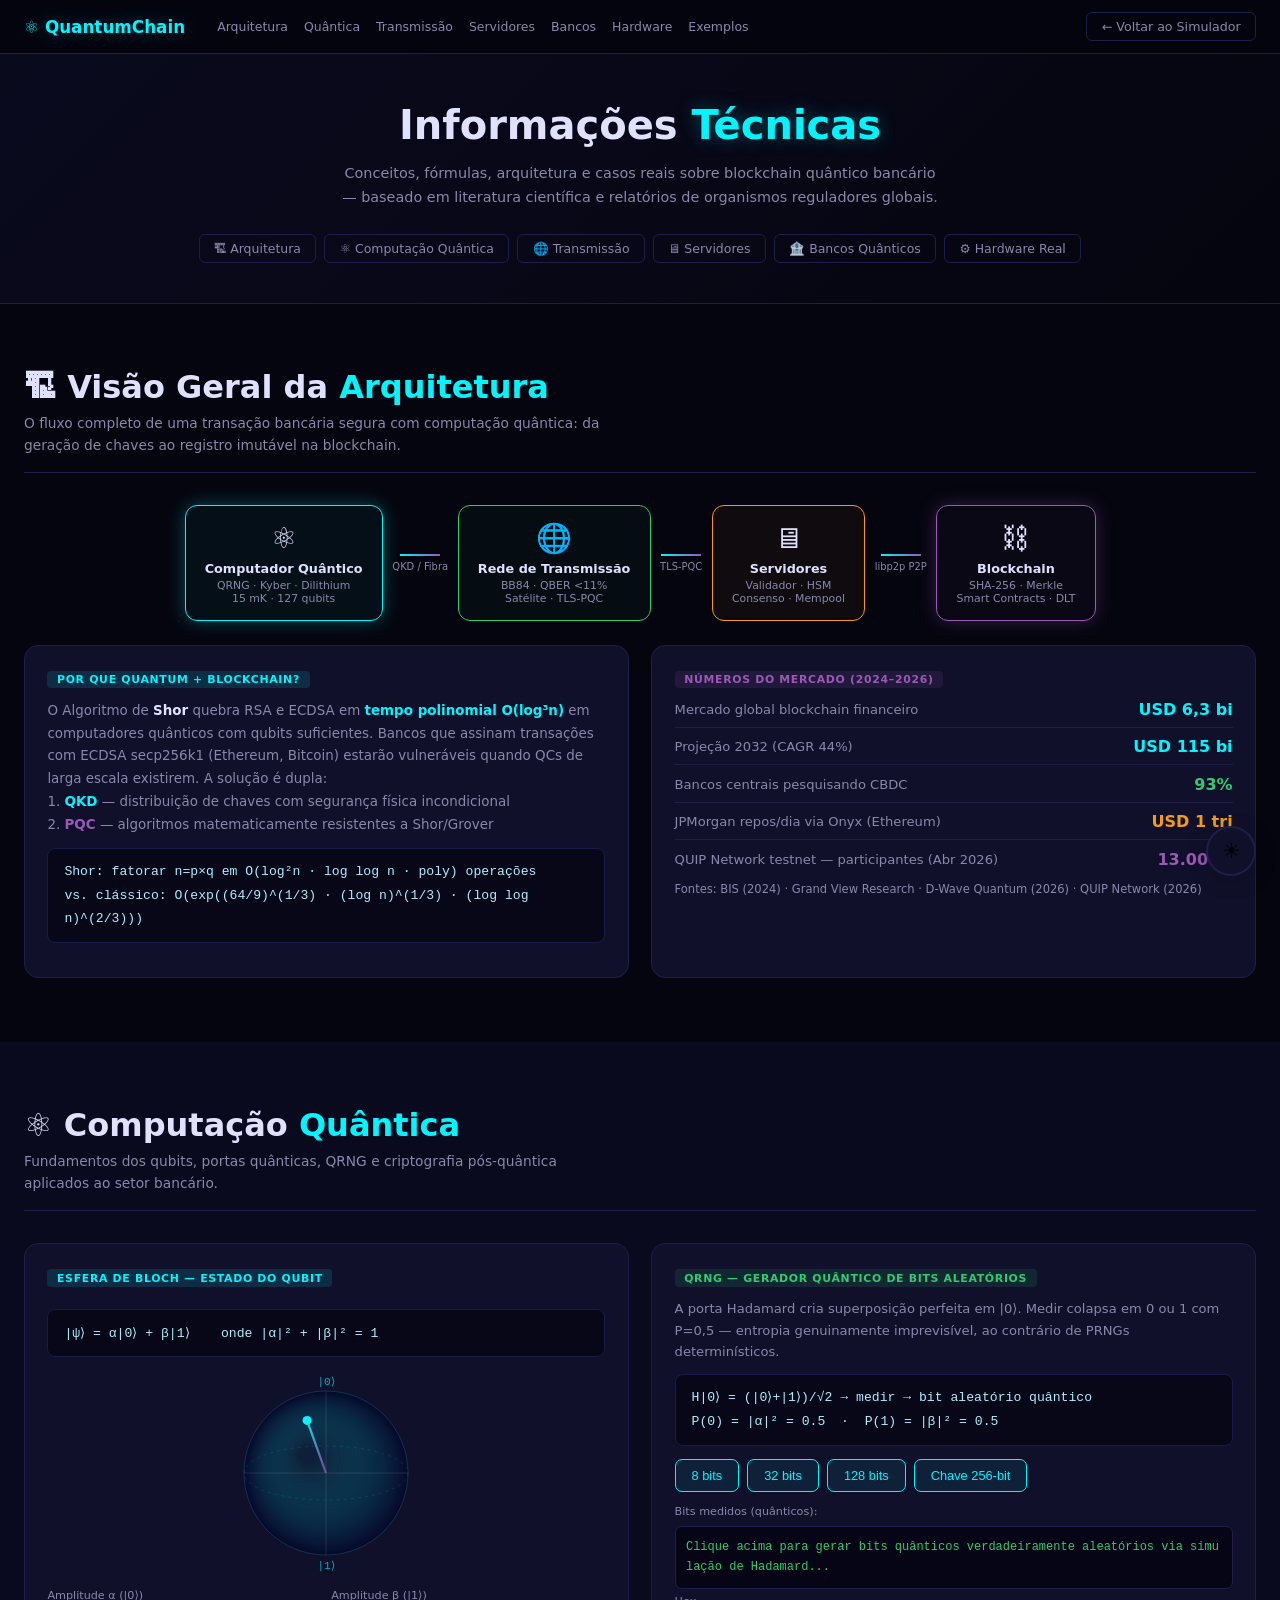
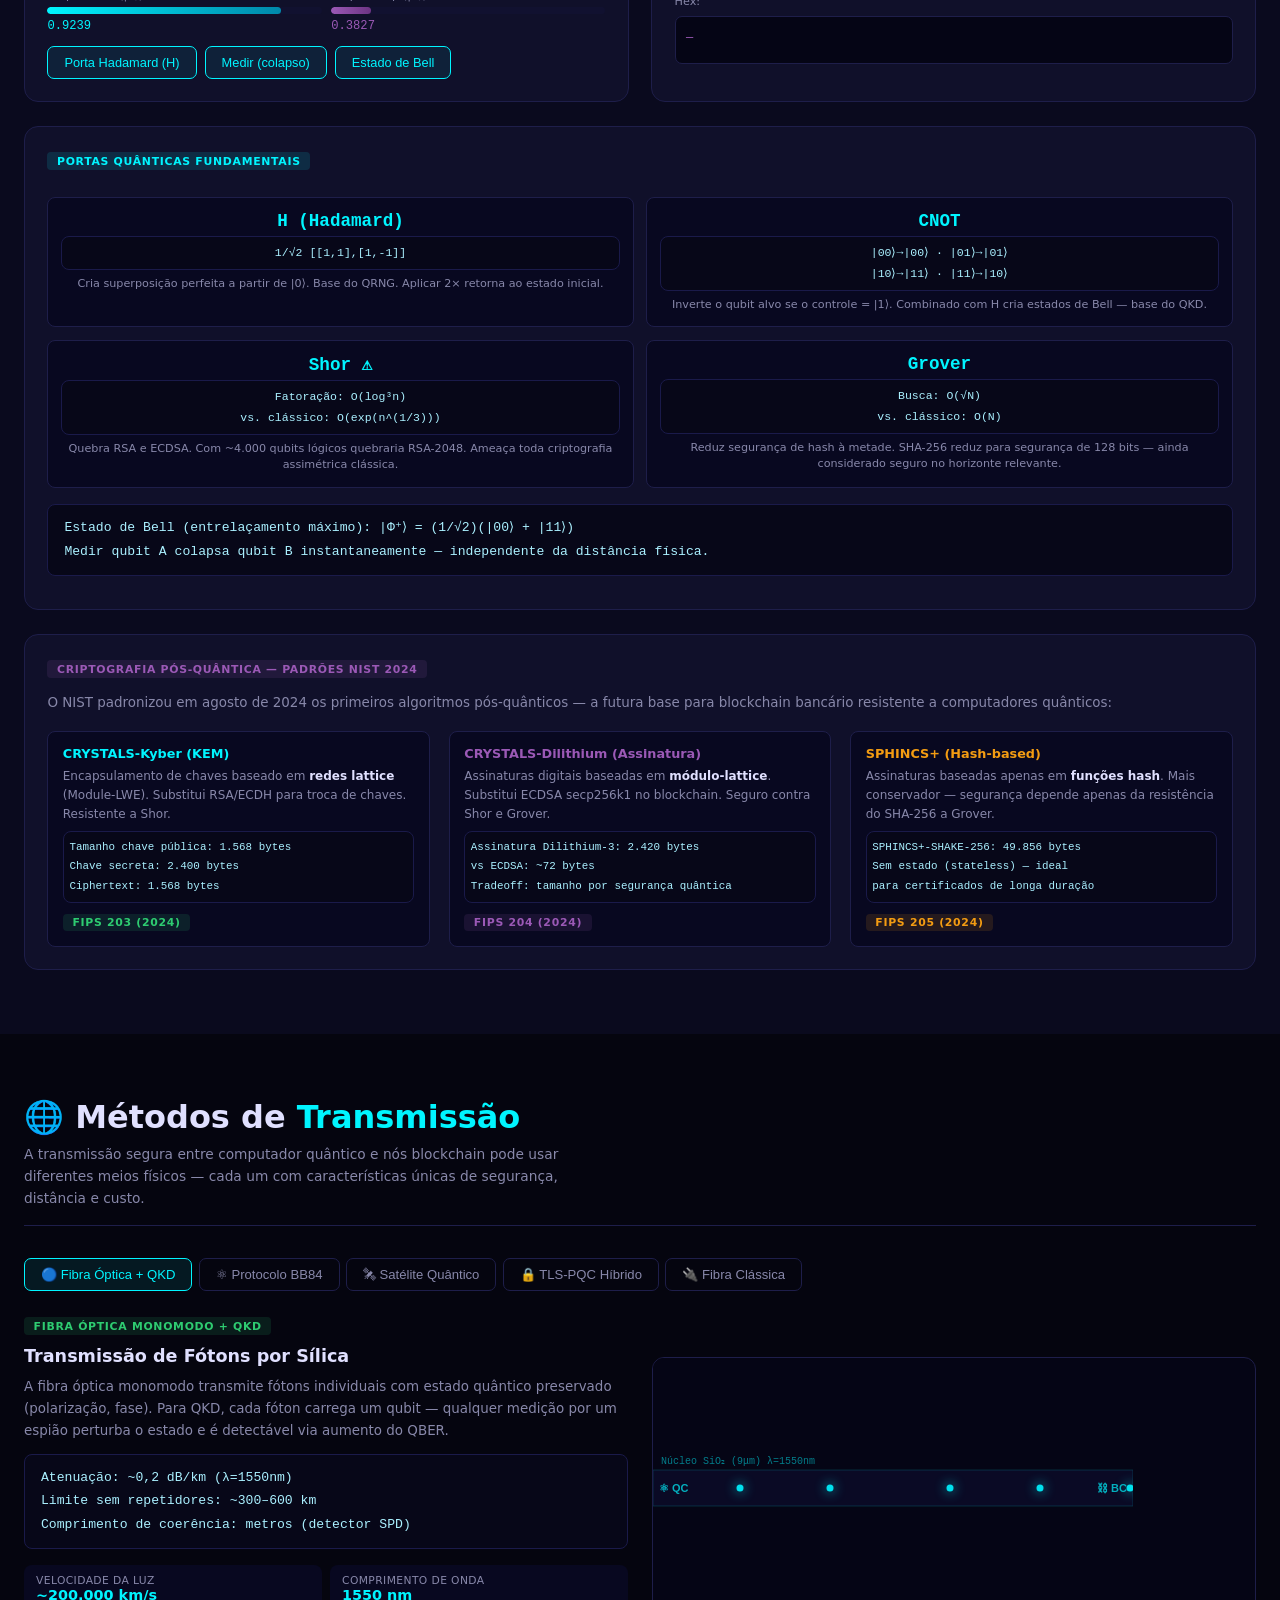
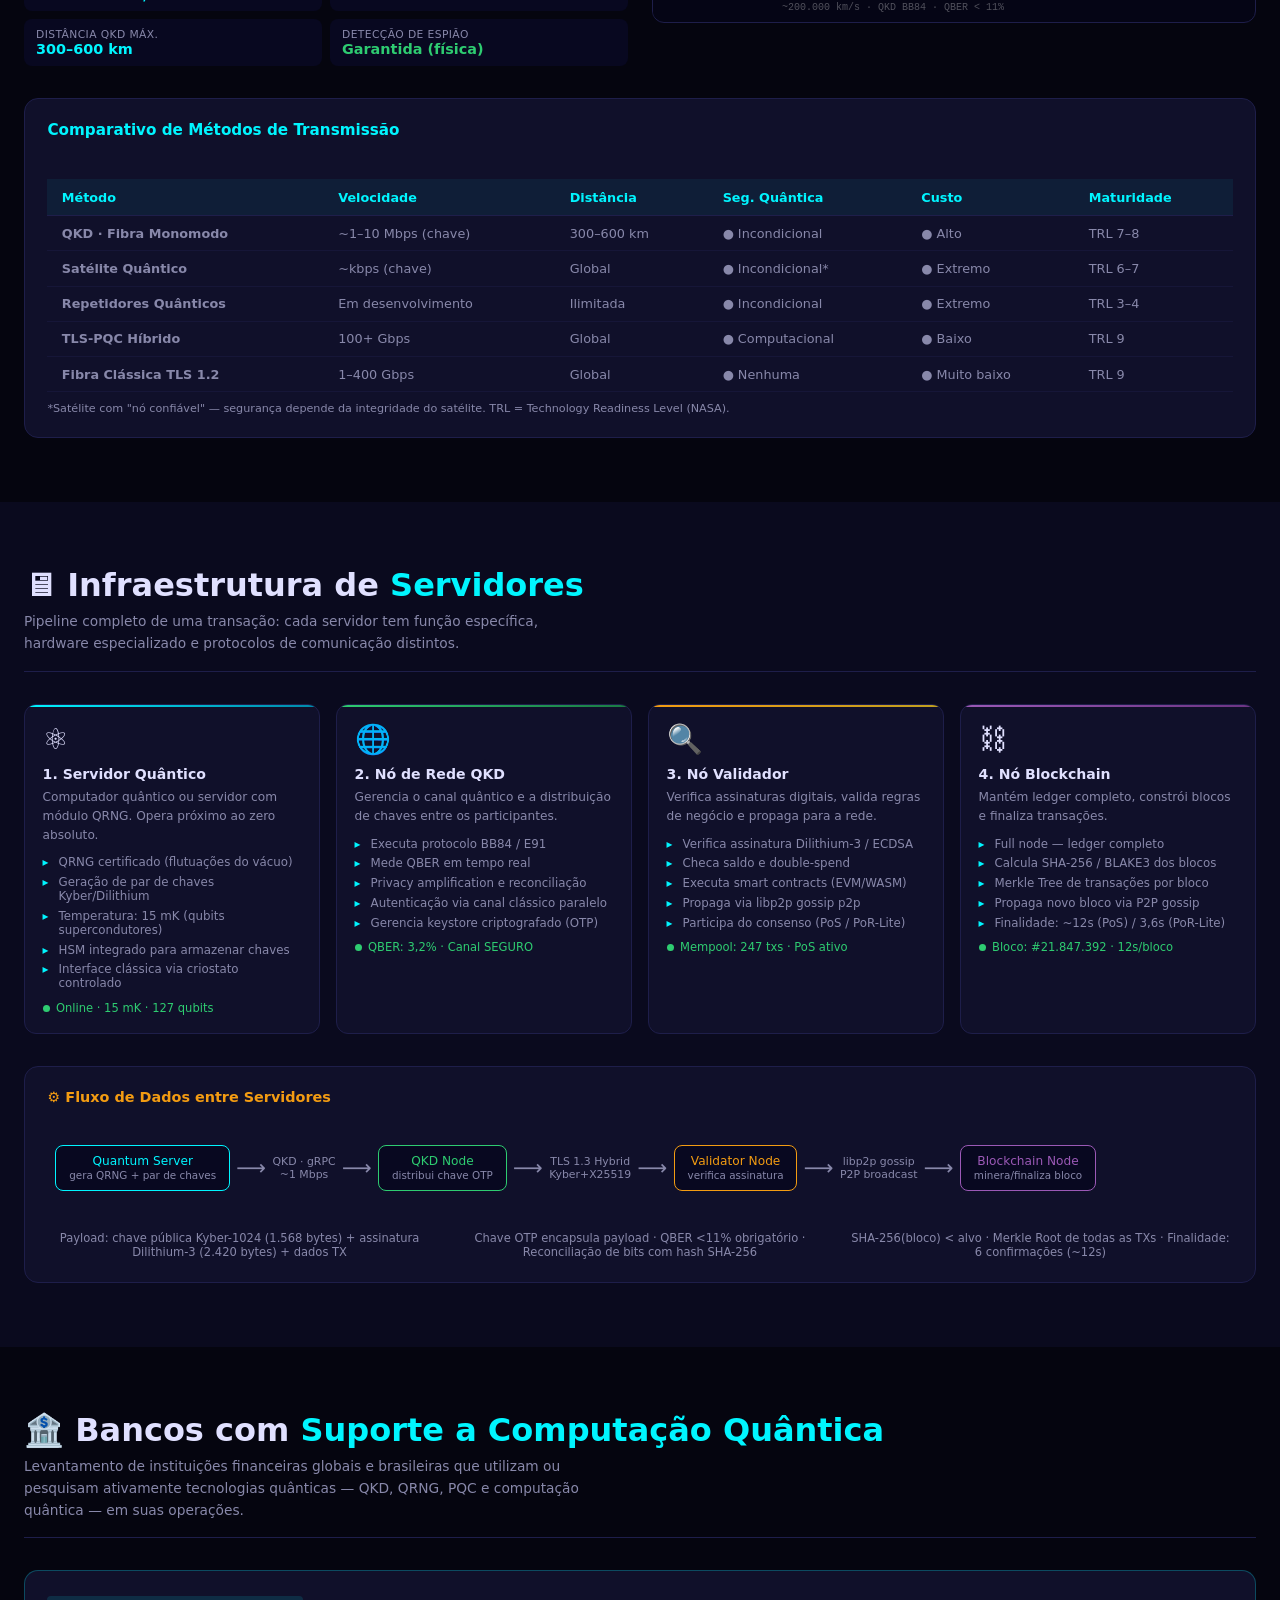
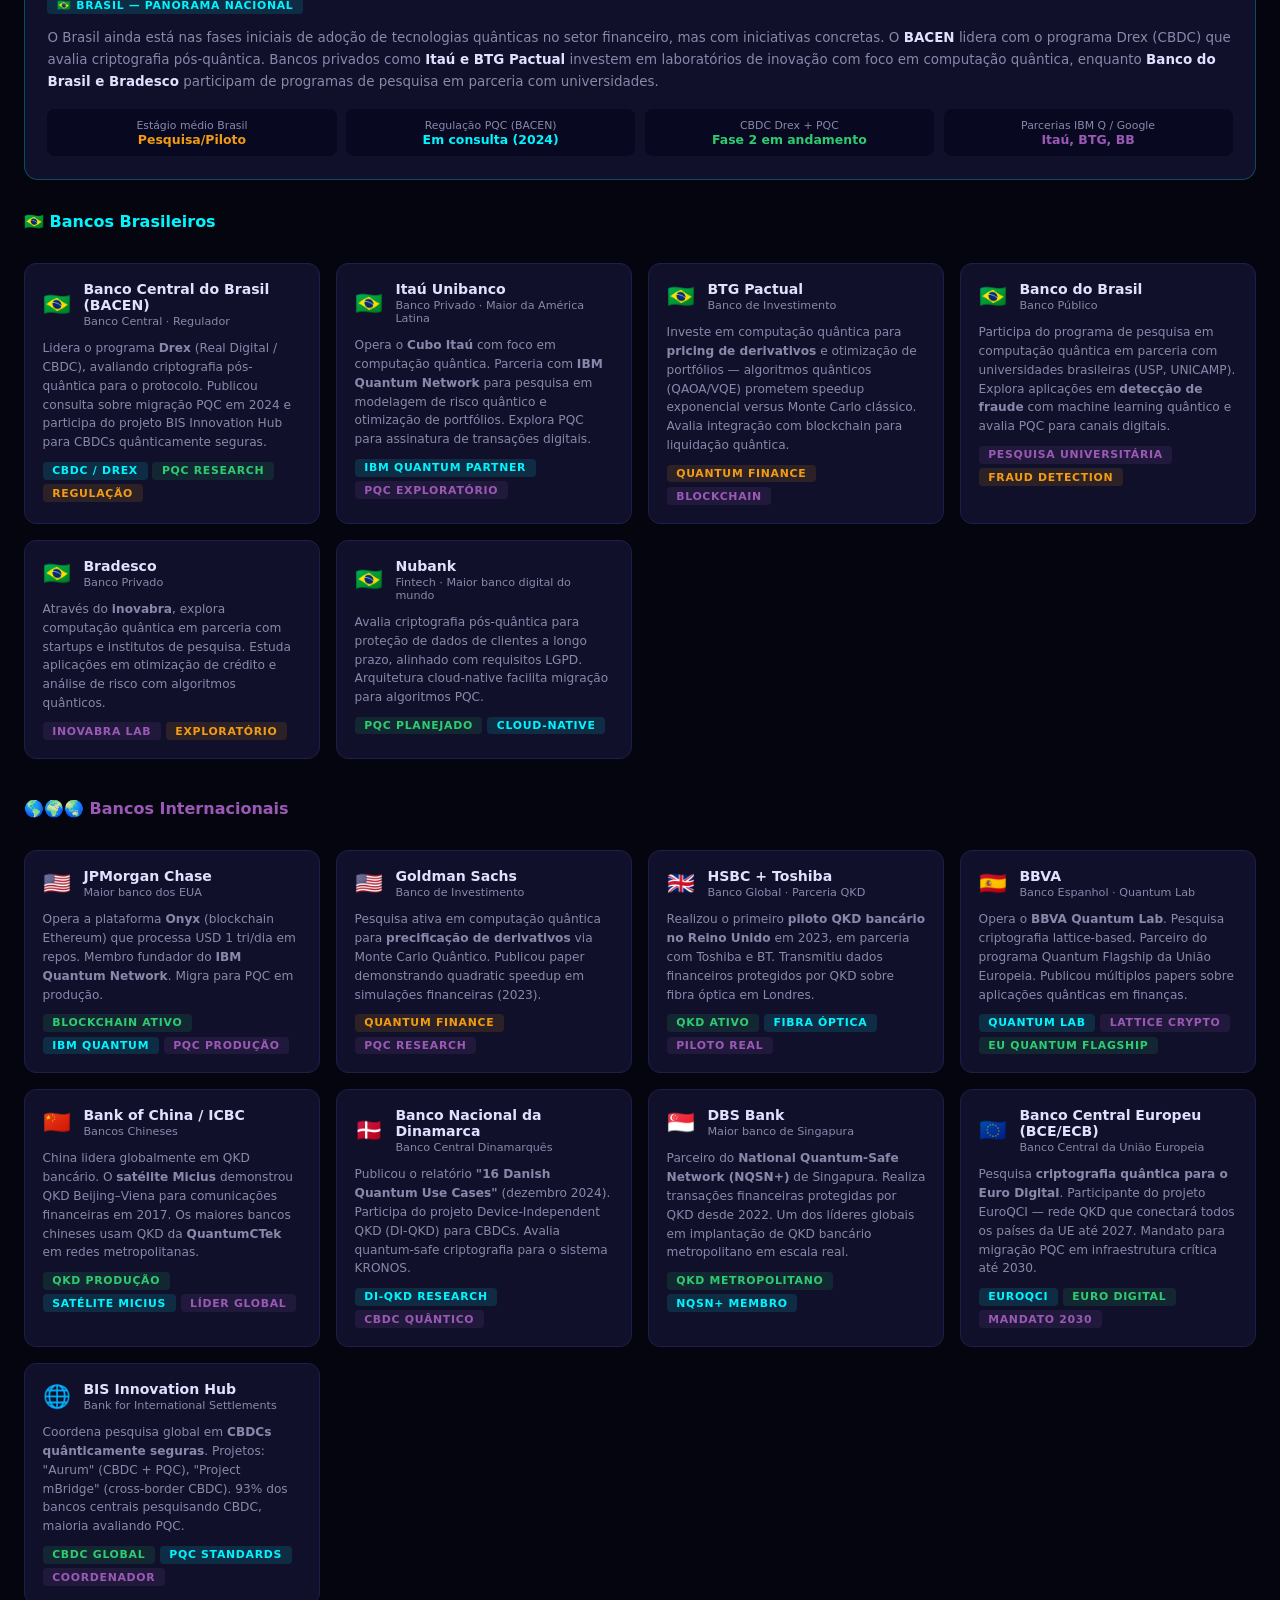
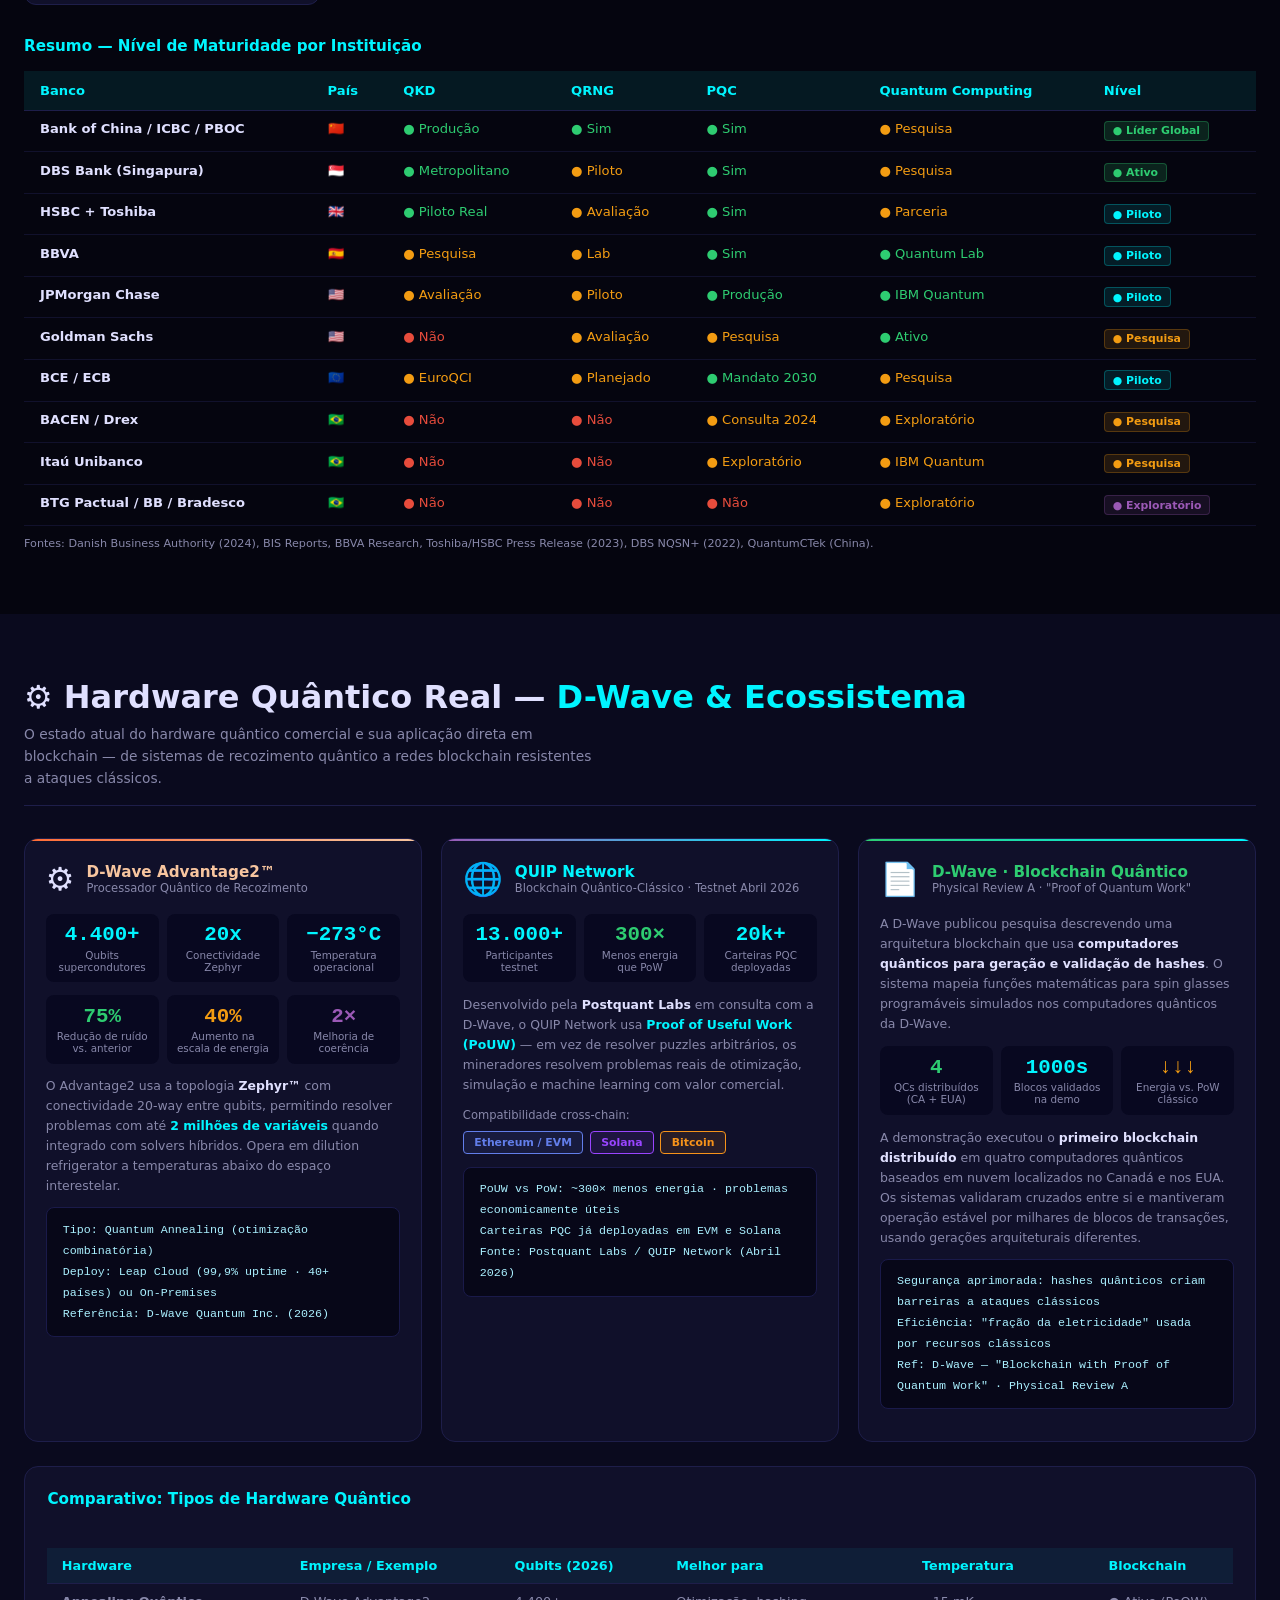
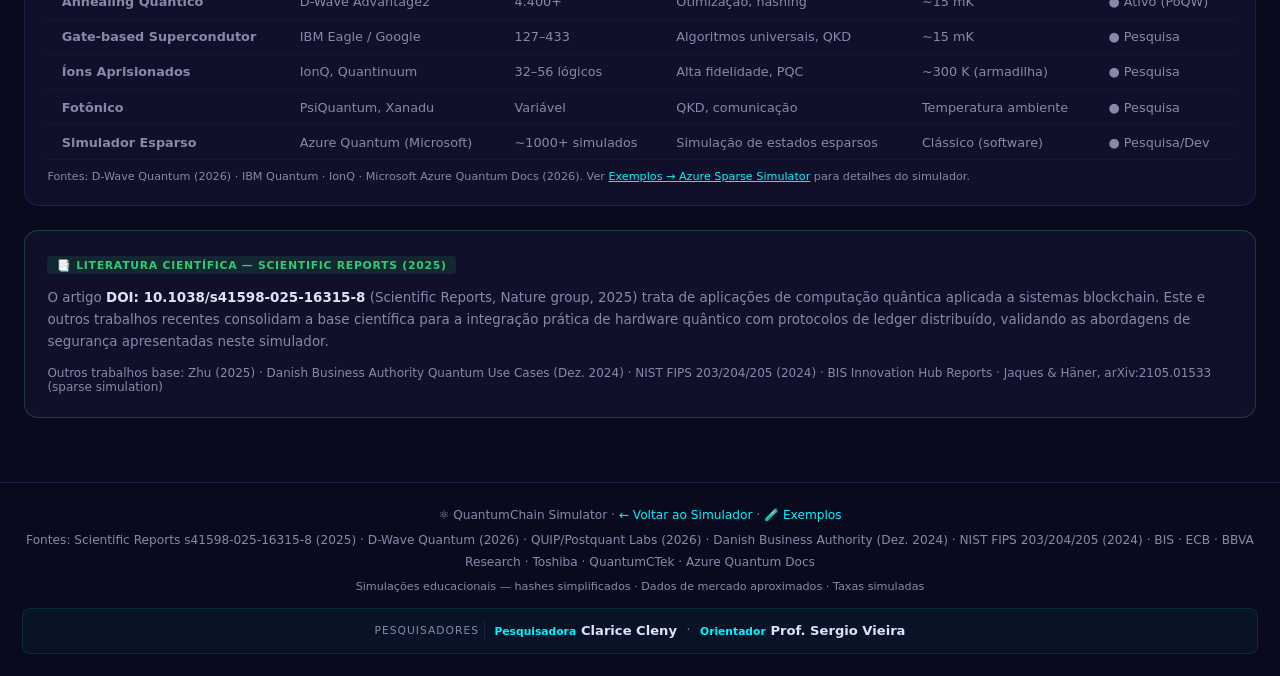
<file: info.html>
<!DOCTYPE html>
<html lang="pt-BR">
<head>
  <meta charset="UTF-8">
  <meta name="viewport" content="width=device-width, initial-scale=1.0">
  <title>QuantumChain — Informações Técnicas</title>
  <link rel="stylesheet" href="styles.css">
  <script>document.documentElement.setAttribute('data-theme',localStorage.getItem('qc-theme')||'dark');</script>
</head>
<body class="pt">

<nav>
  <div class="logo">⚛ QuantumChain</div>
  <div class="nav-links">
    <a href="#arch">Arquitetura</a>
    <a href="#quantum">Quântica</a>
    <a href="#transmission">Transmissão</a>
    <a href="#servers">Servidores</a>
    <a href="#banks">Bancos</a>
    <a href="#hardware">Hardware</a>
    <a href="examples.html">Exemplos</a>
  </div>
  <a href="index.html" class="nav-back">← Voltar ao Simulador</a>
</nav>

<!-- INFO HERO -->
<div class="info-hero pt">
  <h1>Informações <em>Técnicas</em></h1>
  <p>Conceitos, fórmulas, arquitetura e casos reais sobre blockchain quântico bancário — baseado em literatura científica e relatórios de organismos reguladores globais.</p>
  <div class="toc">
    <a href="#arch">🏗 Arquitetura</a>
    <a href="#quantum">⚛ Computação Quântica</a>
    <a href="#transmission">🌐 Transmissão</a>
    <a href="#servers">🖥 Servidores</a>
    <a href="#banks">🏦 Bancos Quânticos</a>
    <a href="#hardware">⚙ Hardware Real</a>
  </div>
</div>

<!-- ARCHITECTURE -->
<section id="arch" class="info-sec">
<div class="cnt">
  <div class="sh">
    <h2>🏗 Visão Geral da <em>Arquitetura</em></h2>
    <p>O fluxo completo de uma transação bancária segura com computação quântica: da geração de chaves ao registro imutável na blockchain.</p>
  </div>

  <div class="arch-flow">
    <div class="an aq">
      <div class="ai">⚛</div>
      <div class="at">Computador Quântico</div>
      <div class="ad">QRNG · Kyber · Dilithium<br>15 mK · 127 qubits</div>
    </div>
    <div class="aline"><div class="flowline"></div><div style="font-size:.62rem;color:var(--txt2);margin-top:.2rem">QKD / Fibra</div></div>
    <div class="an ag">
      <div class="ai">🌐</div>
      <div class="at">Rede de Transmissão</div>
      <div class="ad">BB84 · QBER &lt;11%<br>Satélite · TLS-PQC</div>
    </div>
    <div class="aline"><div class="flowline"></div><div style="font-size:.62rem;color:var(--txt2);margin-top:.2rem">TLS-PQC</div></div>
    <div class="an ao">
      <div class="ai">🖥</div>
      <div class="at">Servidores</div>
      <div class="ad">Validador · HSM<br>Consenso · Mempool</div>
    </div>
    <div class="aline"><div class="flowline"></div><div style="font-size:.62rem;color:var(--txt2);margin-top:.2rem">libp2p P2P</div></div>
    <div class="an ab">
      <div class="ai">⛓</div>
      <div class="at">Blockchain</div>
      <div class="ad">SHA-256 · Merkle<br>Smart Contracts · DLT</div>
    </div>
  </div>

  <div class="g2">
    <div class="card">
      <div class="tag tq" style="margin-bottom:.7rem">Por que Quantum + Blockchain?</div>
      <p style="font-size:.84rem;color:var(--txt2);line-height:1.7">O Algoritmo de <strong style="color:var(--txt)">Shor</strong> quebra RSA e ECDSA em <strong style="color:var(--q)">tempo polinomial O(log³n)</strong> em computadores quânticos com qubits suficientes. Bancos que assinam transações com ECDSA secp256k1 (Ethereum, Bitcoin) estarão vulneráveis quando QCs de larga escala existirem. A solução é dupla:<br>1. <strong style="color:var(--q)">QKD</strong> — distribuição de chaves com segurança física incondicional<br>2. <strong style="color:var(--b)">PQC</strong> — algoritmos matematicamente resistentes a Shor/Grover</p>
      <div class="formula">Shor: fatorar n=p×q em O(log²n · log log n · poly) operações<br>vs. clássico: O(exp((64/9)^(1/3) · (log n)^(1/3) · (log log n)^(2/3)))</div>
    </div>
    <div class="card">
      <div class="tag tb" style="margin-bottom:.7rem">Números do Mercado (2024–2026)</div>
      <div style="display:flex;flex-direction:column;gap:.6rem">
        <div style="display:flex;justify-content:space-between;align-items:center;border-bottom:1px solid var(--border);padding-bottom:.5rem">
          <span style="font-size:.82rem;color:var(--txt2)">Mercado global blockchain financeiro</span>
          <span style="font-weight:700;color:var(--q)">USD 6,3 bi</span>
        </div>
        <div style="display:flex;justify-content:space-between;align-items:center;border-bottom:1px solid var(--border);padding-bottom:.5rem">
          <span style="font-size:.82rem;color:var(--txt2)">Projeção 2032 (CAGR 44%)</span>
          <span style="font-weight:700;color:var(--q)">USD 115 bi</span>
        </div>
        <div style="display:flex;justify-content:space-between;align-items:center;border-bottom:1px solid var(--border);padding-bottom:.5rem">
          <span style="font-size:.82rem;color:var(--txt2)">Bancos centrais pesquisando CBDC</span>
          <span style="font-weight:700;color:var(--g)">93%</span>
        </div>
        <div style="display:flex;justify-content:space-between;align-items:center;border-bottom:1px solid var(--border);padding-bottom:.5rem">
          <span style="font-size:.82rem;color:var(--txt2)">JPMorgan repos/dia via Onyx (Ethereum)</span>
          <span style="font-weight:700;color:var(--o)">USD 1 tri</span>
        </div>
        <div style="display:flex;justify-content:space-between;align-items:center">
          <span style="font-size:.82rem;color:var(--txt2)">QUIP Network testnet — participantes (Abr 2026)</span>
          <span style="font-weight:700;color:var(--b)">13.000+</span>
        </div>
      </div>
      <p style="font-size:.72rem;color:var(--txt2);margin-top:.8rem">Fontes: BIS (2024) · Grand View Research · D-Wave Quantum (2026) · QUIP Network (2026)</p>
    </div>
  </div>
</div>
</section>

<!-- QUANTUM COMPUTING -->
<section id="quantum" class="info-sec">
<div class="cnt">
  <div class="sh">
    <h2>⚛ Computação <em>Quântica</em></h2>
    <p>Fundamentos dos qubits, portas quânticas, QRNG e criptografia pós-quântica aplicados ao setor bancário.</p>
  </div>

  <div class="g2" style="margin-bottom:1.5rem">
    <!-- Bloch Sphere -->
    <div class="card">
      <div class="tag tq" style="margin-bottom:.7rem">Esfera de Bloch — Estado do Qubit</div>
      <div class="formula">|ψ⟩ = α|0⟩ + β|1⟩ &nbsp;&nbsp; onde |α|² + |β|² = 1</div>
      <div class="bloch-wrap"><canvas id="bloch" width="200" height="200"></canvas></div>
      <div class="g2" style="gap:.6rem;margin-top:.5rem">
        <div>
          <div style="font-size:.7rem;color:var(--txt2)">Amplitude α (|0⟩)</div>
          <div class="meter"><div class="mf" id="ma" style="width:50%;background:linear-gradient(90deg,var(--q),var(--qd))"></div></div>
          <div id="va" style="font-size:.76rem;font-family:monospace;color:var(--q)">0.7071</div>
        </div>
        <div>
          <div style="font-size:.7rem;color:var(--txt2)">Amplitude β (|1⟩)</div>
          <div class="meter"><div class="mf" id="mb" style="width:50%;background:linear-gradient(90deg,var(--b),var(--bd))"></div></div>
          <div id="vb" style="font-size:.76rem;font-family:monospace;color:var(--b)">0.7071</div>
        </div>
      </div>
      <div style="display:flex;gap:.5rem;margin-top:.8rem;flex-wrap:wrap">
        <button class="btn-q2" onclick="applyH()">Porta Hadamard (H)</button>
        <button class="btn-q2" onclick="mQubit()">Medir (colapso)</button>
        <button class="btn-q2" onclick="bellState()">Estado de Bell</button>
      </div>
      <div id="qres" style="display:none;margin-top:.6rem;font-family:monospace;font-size:.85rem;text-align:center;color:var(--g)"></div>
    </div>

    <!-- QRNG -->
    <div class="card">
      <div class="tag tg" style="margin-bottom:.7rem">QRNG — Gerador Quântico de Bits Aleatórios</div>
      <p style="font-size:.82rem;color:var(--txt2);line-height:1.65;margin-bottom:.7rem">A porta Hadamard cria superposição perfeita em |0⟩. Medir colapsa em 0 ou 1 com P=0,5 — entropia genuinamente imprevisível, ao contrário de PRNGs determinísticos.</p>
      <div class="formula">H|0⟩ = (|0⟩+|1⟩)/√2 → medir → bit aleatório quântico<br>P(0) = |α|² = 0.5 &nbsp;·&nbsp; P(1) = |β|² = 0.5</div>
      <div style="display:flex;gap:.5rem;flex-wrap:wrap;margin:.8rem 0">
        <button class="btn-q2" onclick="qrng(8)">8 bits</button>
        <button class="btn-q2" onclick="qrng(32)">32 bits</button>
        <button class="btn-q2" onclick="qrng(128)">128 bits</button>
        <button class="btn-q2" onclick="qrng(256)">Chave 256-bit</button>
      </div>
      <div style="font-size:.7rem;color:var(--txt2);margin-bottom:.25rem">Bits medidos (quânticos):</div>
      <div class="qout" id="qout">Clique acima para gerar bits quânticos verdadeiramente aleatórios via simulação de Hadamard...</div>
      <div style="font-size:.7rem;color:var(--txt2);margin:.4rem 0 .25rem">Hex:</div>
      <div class="qout" id="qhex" style="color:var(--b)">—</div>
      <div class="qbit-row" id="qbits"></div>
    </div>
  </div>

  <!-- Quantum Gates -->
  <div class="card" style="margin-bottom:1.5rem">
    <div class="tag tq" style="margin-bottom:.9rem">Portas Quânticas Fundamentais</div>
    <div class="qgrid">
      <div class="qgc">
        <div class="gname">H (Hadamard)</div>
        <div class="formula" style="font-size:.72rem;padding:.35rem;margin:.35rem 0">1/√2 [[1,1],[1,-1]]</div>
        <div class="gdesc">Cria superposição perfeita a partir de |0⟩. Base do QRNG. Aplicar 2× retorna ao estado inicial.</div>
      </div>
      <div class="qgc">
        <div class="gname">CNOT</div>
        <div class="formula" style="font-size:.72rem;padding:.35rem;margin:.35rem 0">|00⟩→|00⟩ · |01⟩→|01⟩<br>|10⟩→|11⟩ · |11⟩→|10⟩</div>
        <div class="gdesc">Inverte o qubit alvo se o controle = |1⟩. Combinado com H cria estados de Bell — base do QKD.</div>
      </div>
      <div class="qgc">
        <div class="gname">Shor ⚠</div>
        <div class="formula" style="font-size:.72rem;padding:.35rem;margin:.35rem 0">Fatoração: O(log³n)<br>vs. clássico: O(exp(n^(1/3)))</div>
        <div class="gdesc">Quebra RSA e ECDSA. Com ~4.000 qubits lógicos quebraria RSA-2048. Ameaça toda criptografia assimétrica clássica.</div>
      </div>
      <div class="qgc">
        <div class="gname">Grover</div>
        <div class="formula" style="font-size:.72rem;padding:.35rem;margin:.35rem 0">Busca: O(√N)<br>vs. clássico: O(N)</div>
        <div class="gdesc">Reduz segurança de hash à metade. SHA-256 reduz para segurança de 128 bits — ainda considerado seguro no horizonte relevante.</div>
      </div>
    </div>
    <div class="formula" style="margin-top:1rem">Estado de Bell (entrelaçamento máximo): |Φ⁺⟩ = (1/√2)(|00⟩ + |11⟩)<br>Medir qubit A colapsa qubit B instantaneamente — independente da distância física.</div>
  </div>

  <!-- PQC -->
  <div class="card">
    <div class="tag tb" style="margin-bottom:.9rem">Criptografia Pós-Quântica — Padrões NIST 2024</div>
    <p style="font-size:.84rem;color:var(--txt2);line-height:1.65;margin-bottom:1rem">O NIST padronizou em agosto de 2024 os primeiros algoritmos pós-quânticos — a futura base para blockchain bancário resistente a computadores quânticos:</p>
    <div class="g3">
      <div style="background:#080820;border:1px solid var(--border);border-radius:8px;padding:.9rem">
        <div style="font-size:.8rem;font-weight:700;color:var(--q);margin-bottom:.4rem">CRYSTALS-Kyber (KEM)</div>
        <div style="font-size:.75rem;color:var(--txt2);line-height:1.55">Encapsulamento de chaves baseado em <strong style="color:var(--txt)">redes lattice</strong> (Module-LWE). Substitui RSA/ECDH para troca de chaves. Resistente a Shor.</div>
        <div class="formula" style="font-size:.68rem;padding:.35rem;margin:.5rem 0">Tamanho chave pública: 1.568 bytes<br>Chave secreta: 2.400 bytes<br>Ciphertext: 1.568 bytes</div>
        <div class="tag tg">FIPS 203 (2024)</div>
      </div>
      <div style="background:#080820;border:1px solid var(--border);border-radius:8px;padding:.9rem">
        <div style="font-size:.8rem;font-weight:700;color:var(--b);margin-bottom:.4rem">CRYSTALS-Dilithium (Assinatura)</div>
        <div style="font-size:.75rem;color:var(--txt2);line-height:1.55">Assinaturas digitais baseadas em <strong style="color:var(--txt)">módulo-lattice</strong>. Substitui ECDSA secp256k1 no blockchain. Seguro contra Shor e Grover.</div>
        <div class="formula" style="font-size:.68rem;padding:.35rem;margin:.5rem 0">Assinatura Dilithium-3: 2.420 bytes<br>vs ECDSA: ~72 bytes<br>Tradeoff: tamanho por segurança quântica</div>
        <div class="tag tb">FIPS 204 (2024)</div>
      </div>
      <div style="background:#080820;border:1px solid var(--border);border-radius:8px;padding:.9rem">
        <div style="font-size:.8rem;font-weight:700;color:var(--o);margin-bottom:.4rem">SPHINCS+ (Hash-based)</div>
        <div style="font-size:.75rem;color:var(--txt2);line-height:1.55">Assinaturas baseadas apenas em <strong style="color:var(--txt)">funções hash</strong>. Mais conservador — segurança depende apenas da resistência do SHA-256 a Grover.</div>
        <div class="formula" style="font-size:.68rem;padding:.35rem;margin:.5rem 0">SPHINCS+-SHAKE-256: 49.856 bytes<br>Sem estado (stateless) — ideal<br>para certificados de longa duração</div>
        <div class="tag to">FIPS 205 (2024)</div>
      </div>
    </div>
  </div>
</div>
</section>

<!-- TRANSMISSION -->
<section id="transmission" class="info-sec">
<div class="cnt">
  <div class="sh">
    <h2>🌐 Métodos de <em>Transmissão</em></h2>
    <p>A transmissão segura entre computador quântico e nós blockchain pode usar diferentes meios físicos — cada um com características únicas de segurança, distância e custo.</p>
  </div>

  <div class="tabs">
    <button class="tab on" onclick="swTx('fiber',this)">🔵 Fibra Óptica + QKD</button>
    <button class="tab" onclick="swTx('qkd',this)">⚛ Protocolo BB84</button>
    <button class="tab" onclick="swTx('satellite',this)">🛰 Satélite Quântico</button>
    <button class="tab" onclick="swTx('pqc',this)">🔒 TLS-PQC Híbrido</button>
    <button class="tab" onclick="swTx('classical',this)">🔌 Fibra Clássica</button>
  </div>

  <div class="tcontent on" id="tc-fiber">
    <div>
      <div class="tag tg" style="margin-bottom:.7rem">Fibra Óptica Monomodo + QKD</div>
      <h3 style="font-size:1.1rem;margin-bottom:.6rem">Transmissão de Fótons por Sílica</h3>
      <p style="font-size:.84rem;color:var(--txt2);line-height:1.65;margin-bottom:.7rem">A fibra óptica monomodo transmite fótons individuais com estado quântico preservado (polarização, fase). Para QKD, cada fóton carrega um qubit — qualquer medição por um espião perturba o estado e é detectável via aumento do QBER.</p>
      <div class="formula">Atenuação: ~0,2 dB/km (λ=1550nm)<br>Limite sem repetidores: ~300–600 km<br>Comprimento de coerência: metros (detector SPD)</div>
      <div class="spec-g">
        <div class="spec"><div class="splab">Velocidade da luz</div><div class="spval">~200.000 km/s</div></div>
        <div class="spec"><div class="splab">Comprimento de onda</div><div class="spval">1550 nm</div></div>
        <div class="spec"><div class="splab">Distância QKD máx.</div><div class="spval">300–600 km</div></div>
        <div class="spec"><div class="splab">Detecção de espião</div><div class="spval" style="color:var(--g)">Garantida (física)</div></div>
      </div>
    </div>
    <div class="txcvs"><canvas id="tx-fiber" width="480" height="260"></canvas></div>
  </div>

  <div class="tcontent" id="tc-qkd">
    <div>
      <div class="tag tq" style="margin-bottom:.7rem">Protocolo BB84 — Charles Bennett & Gilles Brassard (1984)</div>
      <h3 style="font-size:1.1rem;margin-bottom:.6rem">Distribuição Quântica de Chaves — Segurança Incondicional</h3>
      <p style="font-size:.84rem;color:var(--txt2);line-height:1.65;margin-bottom:.7rem">BB84 usa 4 estados de polarização em 2 bases. Alice envia qubits; Bob mede em bases aleatórias. Bases compatíveis geram bits de chave — incompatíveis são descartados. Qualquer espião causa colapso detectável.</p>
      <div class="formula">Alice: bit 0 → {↑ ou →} · bit 1 → {↗ ou ↘}<br>Bob: mede em base {+} ou {×} aleatoriamente<br>QBER &gt; 11% → canal comprometido → abortar</div>
      <div class="spec-g">
        <div class="spec"><div class="splab">P(detecção/qubit)</div><div class="spval">25%</div></div>
        <div class="spec"><div class="splab">P(não detectar, n bits)</div><div class="spval">0,75ⁿ → 0</div></div>
        <div class="spec"><div class="splab">Taxa de chave típica</div><div class="spval">1–10 Mbps</div></div>
        <div class="spec"><div class="splab">Segurança</div><div class="spval" style="color:var(--g)">Incondicional</div></div>
      </div>
    </div>
    <div class="txcvs"><canvas id="tx-qkd" width="480" height="260"></canvas></div>
  </div>

  <div class="tcontent" id="tc-satellite">
    <div>
      <div class="tag tb" style="margin-bottom:.7rem">Satélite Quântico LEO — Micius (2016)</div>
      <h3 style="font-size:1.1rem;margin-bottom:.6rem">QKD Intercontinental via Satélite</h3>
      <p style="font-size:.84rem;color:var(--txt2);line-height:1.65;margin-bottom:.7rem">Para distâncias &gt;600 km, a fibra perde todos os fótons. O satélite chinês <strong style="color:var(--txt)">Micius</strong> demonstrou QKD entre Beijing e Viena (7.600 km) em 2017, usando o satélite como nó intermediário no vácuo — onde a atenuação é geométrica (∝r²) em vez de exponencial.</p>
      <div class="formula">Perda fibra: 0,2 dB/km → 120 dB/600km (intransponível)<br>Perda satélite: L ∝ (λ·r / D_tel)² → viável com telescópios<br>Eficiência canal: ~10⁻⁸ fótons transmitidos/detectados</div>
      <div class="spec-g">
        <div class="spec"><div class="splab">Altitude</div><div class="spval">~500 km LEO</div></div>
        <div class="spec"><div class="splab">Distância máxima</div><div class="spval">Intercontinental</div></div>
        <div class="spec"><div class="splab">Janela operacional</div><div class="spval">~5 min/passagem</div></div>
        <div class="spec"><div class="splab">Demonstração real</div><div class="spval">Beijing–Viena 2017</div></div>
      </div>
    </div>
    <div class="txcvs"><canvas id="tx-satellite" width="480" height="260"></canvas></div>
  </div>

  <div class="tcontent" id="tc-pqc">
    <div>
      <div class="tag tq" style="margin-bottom:.7rem">TLS 1.3 com PQC Híbrido (Kyber + X25519)</div>
      <h3 style="font-size:1.1rem;margin-bottom:.6rem">Criptografia Pós-Quântica sobre Redes Clássicas</h3>
      <p style="font-size:.84rem;color:var(--txt2);line-height:1.65;margin-bottom:.7rem">Enquanto QKD não escala globalmente, a abordagem prática é combinar Kyber-1024 com X25519 no mesmo handshake TLS 1.3. Se Kyber for quebrado, X25519 mantém a proteção; se computadores quânticos aparecerem, Kyber protege.</p>
      <div class="formula">KeyShare = Kyber-1024 || X25519 (concatenados)<br>SharedSecret = KDF(Kyber_SS || X25519_SS)<br>Segurança: min(segurança_Kyber, segurança_X25519)</div>
      <div class="spec-g">
        <div class="spec"><div class="splab">Velocidade</div><div class="spval">&gt;100 Gbps</div></div>
        <div class="spec"><div class="splab">Latência overhead</div><div class="spval">+2–5ms vs TLS clássico</div></div>
        <div class="spec"><div class="splab">Segurança quântica</div><div class="spval" style="color:var(--o)">Computacional</div></div>
        <div class="spec"><div class="splab">Implantação</div><div class="spval" style="color:var(--g)">Disponível agora</div></div>
      </div>
    </div>
    <div class="txcvs"><canvas id="tx-pqc" width="480" height="260"></canvas></div>
  </div>

  <div class="tcontent" id="tc-classical">
    <div>
      <div class="tag to" style="margin-bottom:.7rem">Fibra Óptica Clássica — TCP/IP</div>
      <h3 style="font-size:1.1rem;margin-bottom:.6rem">Infraestrutura Atual — Vulnerável no Futuro Quântico</h3>
      <p style="font-size:.84rem;color:var(--txt2);line-height:1.65;margin-bottom:.7rem">A infraestrutura atual de transmissão bancária usa fibra óptica com TLS 1.2 ou 1.3 e criptografia assimétrica RSA/ECDSA. É eficiente e escalonável, mas não protege contra "harvest now, decrypt later" — onde adversários coletam tráfego cifrado hoje para decriptar com QCs futuros.</p>
      <div class="formula">TLS 1.2: RSA-2048 (vulnerável ao Shor) + AES-256<br>"Harvest now, decrypt later": dados confidenciais coletados hoje<br>podem ser decriptados quando QCs de escala existirem</div>
      <div class="spec-g">
        <div class="spec"><div class="splab">Velocidade</div><div class="spval">1–400 Gbps</div></div>
        <div class="spec"><div class="splab">Custo</div><div class="spval" style="color:var(--g)">Muito baixo</div></div>
        <div class="spec"><div class="splab">Seg. longo prazo</div><div class="spval" style="color:var(--r)">Risco quântico</div></div>
        <div class="spec"><div class="splab">Implantação</div><div class="spval">Global (legado)</div></div>
      </div>
    </div>
    <div class="txcvs"><canvas id="tx-classical" width="480" height="260"></canvas></div>
  </div>

  <div class="card" style="margin-top:2rem">
    <h3 style="font-size:.95rem;font-weight:700;margin-bottom:1rem;color:var(--q)">Comparativo de Métodos de Transmissão</h3>
    <div class="btable-wrap">
      <table class="ctable">
        <thead><tr><th>Método</th><th>Velocidade</th><th>Distância</th><th>Seg. Quântica</th><th>Custo</th><th>Maturidade</th></tr></thead>
        <tbody>
          <tr><td><strong>QKD · Fibra Monomodo</strong></td><td>~1–10 Mbps (chave)</td><td>300–600 km</td><td class="yes">● Incondicional</td><td class="no">● Alto</td><td>TRL 7–8</td></tr>
          <tr><td><strong>Satélite Quântico</strong></td><td>~kbps (chave)</td><td>Global</td><td class="yes">● Incondicional*</td><td class="no">● Extremo</td><td>TRL 6–7</td></tr>
          <tr><td><strong>Repetidores Quânticos</strong></td><td>Em desenvolvimento</td><td>Ilimitada</td><td class="yes">● Incondicional</td><td class="no">● Extremo</td><td>TRL 3–4</td></tr>
          <tr><td><strong>TLS-PQC Híbrido</strong></td><td>100+ Gbps</td><td>Global</td><td class="par">● Computacional</td><td class="yes">● Baixo</td><td>TRL 9</td></tr>
          <tr><td><strong>Fibra Clássica TLS 1.2</strong></td><td>1–400 Gbps</td><td>Global</td><td class="no">● Nenhuma</td><td class="yes">● Muito baixo</td><td>TRL 9</td></tr>
        </tbody>
      </table>
    </div>
    <p style="font-size:.7rem;color:var(--txt2);margin-top:.6rem">*Satélite com "nó confiável" — segurança depende da integridade do satélite. TRL = Technology Readiness Level (NASA).</p>
  </div>
</div>
</section>

<!-- SERVERS -->
<section id="servers" class="info-sec">
<div class="cnt">
  <div class="sh">
    <h2>🖥 Infraestrutura de <em>Servidores</em></h2>
    <p>Pipeline completo de uma transação: cada servidor tem função específica, hardware especializado e protocolos de comunicação distintos.</p>
  </div>

  <div class="srv-flow">
    <div class="srv sq">
      <div class="si">⚛</div>
      <h3>1. Servidor Quântico</h3>
      <p>Computador quântico ou servidor com módulo QRNG. Opera próximo ao zero absoluto.</p>
      <ul>
        <li>QRNG certificado (flutuações do vácuo)</li>
        <li>Geração de par de chaves Kyber/Dilithium</li>
        <li>Temperatura: 15 mK (qubits supercondutores)</li>
        <li>HSM integrado para armazenar chaves</li>
        <li>Interface clássica via criostato controlado</li>
      </ul>
      <div class="sbar"><div class="sdot"></div>Online · 15 mK · 127 qubits</div>
    </div>
    <div class="srv sn">
      <div class="si">🌐</div>
      <h3>2. Nó de Rede QKD</h3>
      <p>Gerencia o canal quântico e a distribuição de chaves entre os participantes.</p>
      <ul>
        <li>Executa protocolo BB84 / E91</li>
        <li>Mede QBER em tempo real</li>
        <li>Privacy amplification e reconciliação</li>
        <li>Autenticação via canal clássico paralelo</li>
        <li>Gerencia keystore criptografado (OTP)</li>
      </ul>
      <div class="sbar"><div class="sdot"></div>QBER: 3,2% · Canal SEGURO</div>
    </div>
    <div class="srv sv2">
      <div class="si">🔍</div>
      <h3>3. Nó Validador</h3>
      <p>Verifica assinaturas digitais, valida regras de negócio e propaga para a rede.</p>
      <ul>
        <li>Verifica assinatura Dilithium-3 / ECDSA</li>
        <li>Checa saldo e double-spend</li>
        <li>Executa smart contracts (EVM/WASM)</li>
        <li>Propaga via libp2p gossip p2p</li>
        <li>Participa do consenso (PoS / PoR-Lite)</li>
      </ul>
      <div class="sbar"><div class="sdot"></div>Mempool: 247 txs · PoS ativo</div>
    </div>
    <div class="srv sb">
      <div class="si">⛓</div>
      <h3>4. Nó Blockchain</h3>
      <p>Mantém ledger completo, constrói blocos e finaliza transações.</p>
      <ul>
        <li>Full node — ledger completo</li>
        <li>Calcula SHA-256 / BLAKE3 dos blocos</li>
        <li>Merkle Tree de transações por bloco</li>
        <li>Propaga novo bloco via P2P gossip</li>
        <li>Finalidade: ~12s (PoS) / 3,6s (PoR-Lite)</li>
      </ul>
      <div class="sbar"><div class="sdot"></div>Bloco: #21.847.392 · 12s/bloco</div>
    </div>
  </div>

  <div class="card" style="margin-top:2rem">
    <h3 style="font-size:.9rem;font-weight:600;margin-bottom:1rem;color:var(--o)">⚙ Fluxo de Dados entre Servidores</h3>
    <div class="pipe-wrap">
      <div class="pipe">
        <div class="pnode" style="border-color:var(--q);color:var(--q)">Quantum Server<br><span style="font-size:.65rem;color:var(--txt2)">gera QRNG + par de chaves</span></div>
        <div class="parr">⟶</div>
        <div style="font-size:.68rem;color:var(--txt2);text-align:center">QKD · gRPC<br>~1 Mbps</div>
        <div class="parr">⟶</div>
        <div class="pnode" style="border-color:var(--g);color:var(--g)">QKD Node<br><span style="font-size:.65rem;color:var(--txt2)">distribui chave OTP</span></div>
        <div class="parr">⟶</div>
        <div style="font-size:.68rem;color:var(--txt2);text-align:center">TLS 1.3 Hybrid<br>Kyber+X25519</div>
        <div class="parr">⟶</div>
        <div class="pnode" style="border-color:var(--o);color:var(--o)">Validator Node<br><span style="font-size:.65rem;color:var(--txt2)">verifica assinatura</span></div>
        <div class="parr">⟶</div>
        <div style="font-size:.68rem;color:var(--txt2);text-align:center">libp2p gossip<br>P2P broadcast</div>
        <div class="parr">⟶</div>
        <div class="pnode" style="border-color:var(--b);color:var(--b)">Blockchain Node<br><span style="font-size:.65rem;color:var(--txt2)">minera/finaliza bloco</span></div>
      </div>
    </div>
    <div style="display:grid;grid-template-columns:repeat(3,1fr);gap:1rem;margin-top:1rem;font-size:.72rem;color:var(--txt2);text-align:center">
      <div>Payload: chave pública Kyber-1024 (1.568 bytes) + assinatura Dilithium-3 (2.420 bytes) + dados TX</div>
      <div>Chave OTP encapsula payload · QBER &lt;11% obrigatório · Reconciliação de bits com hash SHA-256</div>
      <div>SHA-256(bloco) &lt; alvo · Merkle Root de todas as TXs · Finalidade: 6 confirmações (~12s)</div>
    </div>
  </div>
</div>
</section>

<!-- BANKS -->
<section id="banks" class="info-sec">
<div class="cnt">
  <div class="sh">
    <h2>🏦 Bancos com <em>Suporte a Computação Quântica</em></h2>
    <p>Levantamento de instituições financeiras globais e brasileiras que utilizam ou pesquisam ativamente tecnologias quânticas — QKD, QRNG, PQC e computação quântica — em suas operações.</p>
  </div>

  <div class="card" style="margin-bottom:2rem;border-color:rgba(0,245,255,.25)">
    <div class="tag tq" style="margin-bottom:.8rem">🇧🇷 Brasil — Panorama Nacional</div>
    <p style="font-size:.84rem;color:var(--txt2);line-height:1.65;margin-bottom:1rem">O Brasil ainda está nas fases iniciais de adoção de tecnologias quânticas no setor financeiro, mas com iniciativas concretas. O <strong style="color:var(--txt)">BACEN</strong> lidera com o programa Drex (CBDC) que avalia criptografia pós-quântica. Bancos privados como <strong style="color:var(--txt)">Itaú e BTG Pactual</strong> investem em laboratórios de inovação com foco em computação quântica, enquanto <strong style="color:var(--txt)">Banco do Brasil e Bradesco</strong> participam de programas de pesquisa em parceria com universidades.</p>
    <div style="display:grid;grid-template-columns:repeat(auto-fit,minmax(160px,1fr));gap:.6rem;font-size:.78rem">
      <div style="background:#080820;border-radius:8px;padding:.6rem;text-align:center"><div style="font-size:.68rem;color:var(--txt2)">Estágio médio Brasil</div><div style="color:var(--o);font-weight:700">Pesquisa/Piloto</div></div>
      <div style="background:#080820;border-radius:8px;padding:.6rem;text-align:center"><div style="font-size:.68rem;color:var(--txt2)">Regulação PQC (BACEN)</div><div style="color:var(--q);font-weight:700">Em consulta (2024)</div></div>
      <div style="background:#080820;border-radius:8px;padding:.6rem;text-align:center"><div style="font-size:.68rem;color:var(--txt2)">CBDC Drex + PQC</div><div style="color:var(--g);font-weight:700">Fase 2 em andamento</div></div>
      <div style="background:#080820;border-radius:8px;padding:.6rem;text-align:center"><div style="font-size:.68rem;color:var(--txt2)">Parcerias IBM Q / Google</div><div style="color:var(--b);font-weight:700">Itaú, BTG, BB</div></div>
    </div>
  </div>

  <h3 style="font-size:1rem;font-weight:700;margin-bottom:1rem;color:var(--q)">🇧🇷 Bancos Brasileiros</h3>
  <div class="bank-cards" style="margin-bottom:2.5rem">
    <div class="bcard"><div class="bcard-top"><div class="bflag">🇧🇷</div><div><div class="bbank">Banco Central do Brasil (BACEN)</div><div class="bctype">Banco Central · Regulador</div></div></div><p>Lidera o programa <strong>Drex</strong> (Real Digital / CBDC), avaliando criptografia pós-quântica para o protocolo. Publicou consulta sobre migração PQC em 2024 e participa do projeto BIS Innovation Hub para CBDCs quânticamente seguras.</p><div class="bcard-tags"><span class="tag tq">CBDC / Drex</span><span class="tag tg">PQC Research</span><span class="tag to">Regulação</span></div></div>
    <div class="bcard"><div class="bcard-top"><div class="bflag">🇧🇷</div><div><div class="bbank">Itaú Unibanco</div><div class="bctype">Banco Privado · Maior da América Latina</div></div></div><p>Opera o <strong>Cubo Itaú</strong> com foco em computação quântica. Parceria com <strong>IBM Quantum Network</strong> para pesquisa em modelagem de risco quântico e otimização de portfólios. Explora PQC para assinatura de transações digitais.</p><div class="bcard-tags"><span class="tag tq">IBM Quantum Partner</span><span class="tag tb">PQC Exploratório</span></div></div>
    <div class="bcard"><div class="bcard-top"><div class="bflag">🇧🇷</div><div><div class="bbank">BTG Pactual</div><div class="bctype">Banco de Investimento</div></div></div><p>Investe em computação quântica para <strong>pricing de derivativos</strong> e otimização de portfólios — algoritmos quânticos (QAOA/VQE) prometem speedup exponencial versus Monte Carlo clássico. Avalia integração com blockchain para liquidação quântica.</p><div class="bcard-tags"><span class="tag to">Quantum Finance</span><span class="tag tb">Blockchain</span></div></div>
    <div class="bcard"><div class="bcard-top"><div class="bflag">🇧🇷</div><div><div class="bbank">Banco do Brasil</div><div class="bctype">Banco Público</div></div></div><p>Participa do programa de pesquisa em computação quântica em parceria com universidades brasileiras (USP, UNICAMP). Explora aplicações em <strong>detecção de fraude</strong> com machine learning quântico e avalia PQC para canais digitais.</p><div class="bcard-tags"><span class="tag tb">Pesquisa Universitária</span><span class="tag to">Fraud Detection</span></div></div>
    <div class="bcard"><div class="bcard-top"><div class="bflag">🇧🇷</div><div><div class="bbank">Bradesco</div><div class="bctype">Banco Privado</div></div></div><p>Através do <strong>inovabra</strong>, explora computação quântica em parceria com startups e institutos de pesquisa. Estuda aplicações em otimização de crédito e análise de risco com algoritmos quânticos.</p><div class="bcard-tags"><span class="tag tb">inovabra Lab</span><span class="tag to">Exploratório</span></div></div>
    <div class="bcard"><div class="bcard-top"><div class="bflag">🇧🇷</div><div><div class="bbank">Nubank</div><div class="bctype">Fintech · Maior banco digital do mundo</div></div></div><p>Avalia criptografia pós-quântica para proteção de dados de clientes a longo prazo, alinhado com requisitos LGPD. Arquitetura cloud-native facilita migração para algoritmos PQC.</p><div class="bcard-tags"><span class="tag tg">PQC Planejado</span><span class="tag tq">Cloud-Native</span></div></div>
  </div>

  <h3 style="font-size:1rem;font-weight:700;margin-bottom:1rem;color:var(--b)">🌎🌍🌏 Bancos Internacionais</h3>
  <div class="bank-cards">
    <div class="bcard"><div class="bcard-top"><div class="bflag">🇺🇸</div><div><div class="bbank">JPMorgan Chase</div><div class="bctype">Maior banco dos EUA</div></div></div><p>Opera a plataforma <strong>Onyx</strong> (blockchain Ethereum) que processa USD 1 tri/dia em repos. Membro fundador do <strong>IBM Quantum Network</strong>. Migra para PQC em produção.</p><div class="bcard-tags"><span class="tag tg">Blockchain Ativo</span><span class="tag tq">IBM Quantum</span><span class="tag tb">PQC Produção</span></div></div>
    <div class="bcard"><div class="bcard-top"><div class="bflag">🇺🇸</div><div><div class="bbank">Goldman Sachs</div><div class="bctype">Banco de Investimento</div></div></div><p>Pesquisa ativa em computação quântica para <strong>precificação de derivativos</strong> via Monte Carlo Quântico. Publicou paper demonstrando quadratic speedup em simulações financeiras (2023).</p><div class="bcard-tags"><span class="tag to">Quantum Finance</span><span class="tag tb">PQC Research</span></div></div>
    <div class="bcard"><div class="bcard-top"><div class="bflag">🇬🇧</div><div><div class="bbank">HSBC + Toshiba</div><div class="bctype">Banco Global · Parceria QKD</div></div></div><p>Realizou o primeiro <strong>piloto QKD bancário no Reino Unido</strong> em 2023, em parceria com Toshiba e BT. Transmitiu dados financeiros protegidos por QKD sobre fibra óptica em Londres.</p><div class="bcard-tags"><span class="tag tg">QKD Ativo</span><span class="tag tq">Fibra Óptica</span><span class="tag tb">Piloto Real</span></div></div>
    <div class="bcard"><div class="bcard-top"><div class="bflag">🇪🇸</div><div><div class="bbank">BBVA</div><div class="bctype">Banco Espanhol · Quantum Lab</div></div></div><p>Opera o <strong>BBVA Quantum Lab</strong>. Pesquisa criptografia lattice-based. Parceiro do programa Quantum Flagship da União Europeia. Publicou múltiplos papers sobre aplicações quânticas em finanças.</p><div class="bcard-tags"><span class="tag tq">Quantum Lab</span><span class="tag tb">Lattice Crypto</span><span class="tag tg">EU Quantum Flagship</span></div></div>
    <div class="bcard"><div class="bcard-top"><div class="bflag">🇨🇳</div><div><div class="bbank">Bank of China / ICBC</div><div class="bctype">Bancos Chineses</div></div></div><p>China lidera globalmente em QKD bancário. O <strong>satélite Micius</strong> demonstrou QKD Beijing–Viena para comunicações financeiras em 2017. Os maiores bancos chineses usam QKD da <strong>QuantumCTek</strong> em redes metropolitanas.</p><div class="bcard-tags"><span class="tag tg">QKD Produção</span><span class="tag tq">Satélite Micius</span><span class="tag tb">Líder Global</span></div></div>
    <div class="bcard"><div class="bcard-top"><div class="bflag">🇩🇰</div><div><div class="bbank">Banco Nacional da Dinamarca</div><div class="bctype">Banco Central Dinamarquês</div></div></div><p>Publicou o relatório <strong>"16 Danish Quantum Use Cases"</strong> (dezembro 2024). Participa do projeto Device-Independent QKD (DI-QKD) para CBDCs. Avalia quantum-safe criptografia para o sistema KRONOS.</p><div class="bcard-tags"><span class="tag tq">DI-QKD Research</span><span class="tag tb">CBDC Quântico</span></div></div>
    <div class="bcard"><div class="bcard-top"><div class="bflag">🇸🇬</div><div><div class="bbank">DBS Bank</div><div class="bctype">Maior banco de Singapura</div></div></div><p>Parceiro do <strong>National Quantum-Safe Network (NQSN+)</strong> de Singapura. Realiza transações financeiras protegidas por QKD desde 2022. Um dos líderes globais em implantação de QKD bancário metropolitano em escala real.</p><div class="bcard-tags"><span class="tag tg">QKD Metropolitano</span><span class="tag tq">NQSN+ Membro</span></div></div>
    <div class="bcard"><div class="bcard-top"><div class="bflag">🇪🇺</div><div><div class="bbank">Banco Central Europeu (BCE/ECB)</div><div class="bctype">Banco Central da União Europeia</div></div></div><p>Pesquisa <strong>criptografia quântica para o Euro Digital</strong>. Participante do projeto EuroQCI — rede QKD que conectará todos os países da UE até 2027. Mandato para migração PQC em infraestrutura crítica até 2030.</p><div class="bcard-tags"><span class="tag tq">EuroQCI</span><span class="tag tg">Euro Digital</span><span class="tag tb">Mandato 2030</span></div></div>
    <div class="bcard"><div class="bcard-top"><div class="bflag">🌐</div><div><div class="bbank">BIS Innovation Hub</div><div class="bctype">Bank for International Settlements</div></div></div><p>Coordena pesquisa global em <strong>CBDCs quânticamente seguras</strong>. Projetos: "Aurum" (CBDC + PQC), "Project mBridge" (cross-border CBDC). 93% dos bancos centrais pesquisando CBDC, maioria avaliando PQC.</p><div class="bcard-tags"><span class="tag tg">CBDC Global</span><span class="tag tq">PQC Standards</span><span class="tag tb">Coordenador</span></div></div>
  </div>

  <div class="btable-wrap" style="margin-top:2rem">
    <h3 style="font-size:.95rem;font-weight:700;margin-bottom:1rem;color:var(--q)">Resumo — Nível de Maturidade por Instituição</h3>
    <table>
      <thead><tr><th>Banco</th><th>País</th><th>QKD</th><th>QRNG</th><th>PQC</th><th>Quantum Computing</th><th>Nível</th></tr></thead>
      <tbody>
        <tr><td class="bname">Bank of China / ICBC / PBOC</td><td>🇨🇳</td><td class="yes">● Produção</td><td class="yes">● Sim</td><td class="yes">● Sim</td><td class="par">● Pesquisa</td><td><span class="prog-badge pb-active">● Líder Global</span></td></tr>
        <tr><td class="bname">DBS Bank (Singapura)</td><td>🇸🇬</td><td class="yes">● Metropolitano</td><td class="par">● Piloto</td><td class="yes">● Sim</td><td class="par">● Pesquisa</td><td><span class="prog-badge pb-active">● Ativo</span></td></tr>
        <tr><td class="bname">HSBC + Toshiba</td><td>🇬🇧</td><td class="yes">● Piloto Real</td><td class="par">● Avaliação</td><td class="yes">● Sim</td><td class="par">● Parceria</td><td><span class="prog-badge pb-pilot">● Piloto</span></td></tr>
        <tr><td class="bname">BBVA</td><td>🇪🇸</td><td class="par">● Pesquisa</td><td class="par">● Lab</td><td class="yes">● Sim</td><td class="yes">● Quantum Lab</td><td><span class="prog-badge pb-pilot">● Piloto</span></td></tr>
        <tr><td class="bname">JPMorgan Chase</td><td>🇺🇸</td><td class="par">● Avaliação</td><td class="par">● Piloto</td><td class="yes">● Produção</td><td class="yes">● IBM Quantum</td><td><span class="prog-badge pb-pilot">● Piloto</span></td></tr>
        <tr><td class="bname">Goldman Sachs</td><td>🇺🇸</td><td class="no">● Não</td><td class="par">● Avaliação</td><td class="par">● Pesquisa</td><td class="yes">● Ativo</td><td><span class="prog-badge pb-research">● Pesquisa</span></td></tr>
        <tr><td class="bname">BCE / ECB</td><td>🇪🇺</td><td class="par">● EuroQCI</td><td class="par">● Planejado</td><td class="yes">● Mandato 2030</td><td class="par">● Pesquisa</td><td><span class="prog-badge pb-pilot">● Piloto</span></td></tr>
        <tr><td class="bname">BACEN / Drex</td><td>🇧🇷</td><td class="no">● Não</td><td class="no">● Não</td><td class="par">● Consulta 2024</td><td class="par">● Exploratório</td><td><span class="prog-badge pb-research">● Pesquisa</span></td></tr>
        <tr><td class="bname">Itaú Unibanco</td><td>🇧🇷</td><td class="no">● Não</td><td class="no">● Não</td><td class="par">● Exploratório</td><td class="par">● IBM Quantum</td><td><span class="prog-badge pb-research">● Pesquisa</span></td></tr>
        <tr><td class="bname">BTG Pactual / BB / Bradesco</td><td>🇧🇷</td><td class="no">● Não</td><td class="no">● Não</td><td class="no">● Não</td><td class="par">● Exploratório</td><td><span class="prog-badge pb-planned">● Exploratório</span></td></tr>
      </tbody>
    </table>
    <p style="font-size:.7rem;color:var(--txt2);margin-top:.7rem">Fontes: Danish Business Authority (2024), BIS Reports, BBVA Research, Toshiba/HSBC Press Release (2023), DBS NQSN+ (2022), QuantumCTek (China).</p>
  </div>
</div>
</section>

<!-- HARDWARE QUÂNTICO REAL — D-WAVE & QUIP -->
<section id="hardware" class="info-sec">
<div class="cnt">
  <div class="sh">
    <h2>⚙ Hardware Quântico Real — <em>D-Wave & Ecossistema</em></h2>
    <p>O estado atual do hardware quântico comercial e sua aplicação direta em blockchain — de sistemas de recozimento quântico a redes blockchain resistentes a ataques clássicos.</p>
  </div>

  <!-- D-Wave Advantage2 -->
  <div class="hw-grid">
    <div class="hw-card dw">
      <div style="display:flex;align-items:center;gap:.75rem;margin-bottom:1rem">
        <div style="font-size:2rem">⚙</div>
        <div>
          <div style="font-size:.95rem;font-weight:800;color:#f7c59f">D-Wave Advantage2™</div>
          <div style="font-size:.72rem;color:var(--txt2)">Processador Quântico de Recozimento</div>
        </div>
      </div>
      <div class="hw-stats-row">
        <div class="hw-stat"><div class="hw-sv">4.400+</div><div class="hw-sl">Qubits supercondutores</div></div>
        <div class="hw-stat"><div class="hw-sv">20x</div><div class="hw-sl">Conectividade Zephyr</div></div>
        <div class="hw-stat"><div class="hw-sv">−273°C</div><div class="hw-sl">Temperatura operacional</div></div>
      </div>
      <div class="hw-stats-row" style="margin-top:.5rem">
        <div class="hw-stat"><div class="hw-sv" style="color:var(--g)">75%</div><div class="hw-sl">Redução de ruído vs. anterior</div></div>
        <div class="hw-stat"><div class="hw-sv" style="color:var(--o)">40%</div><div class="hw-sl">Aumento na escala de energia</div></div>
        <div class="hw-stat"><div class="hw-sv" style="color:var(--b)">2×</div><div class="hw-sl">Melhoria de coerência</div></div>
      </div>
      <p style="font-size:.78rem;color:var(--txt2);line-height:1.6;margin-top:.8rem">O Advantage2 usa a topologia <strong style="color:var(--txt)">Zephyr™</strong> com conectividade 20-way entre qubits, permitindo resolver problemas com até <strong style="color:var(--q)">2 milhões de variáveis</strong> quando integrado com solvers híbridos. Opera em dilution refrigerator a temperaturas abaixo do espaço interestelar.</p>
      <div class="formula" style="font-size:.73rem">Tipo: Quantum Annealing (otimização combinatória)<br>Deploy: Leap Cloud (99,9% uptime · 40+ países) ou On-Premises<br>Referência: D-Wave Quantum Inc. (2026)</div>
    </div>

    <div class="hw-card quip">
      <div style="display:flex;align-items:center;gap:.75rem;margin-bottom:1rem">
        <div style="font-size:2rem">🌐</div>
        <div>
          <div style="font-size:.95rem;font-weight:800;color:var(--q)">QUIP Network</div>
          <div style="font-size:.72rem;color:var(--txt2)">Blockchain Quântico-Clássico · Testnet Abril 2026</div>
        </div>
      </div>
      <div class="hw-stats-row">
        <div class="hw-stat"><div class="hw-sv">13.000+</div><div class="hw-sl">Participantes testnet</div></div>
        <div class="hw-stat"><div class="hw-sv" style="color:var(--g)">300×</div><div class="hw-sl">Menos energia que PoW</div></div>
        <div class="hw-stat"><div class="hw-sv">20k+</div><div class="hw-sl">Carteiras PQC deployadas</div></div>
      </div>
      <p style="font-size:.78rem;color:var(--txt2);line-height:1.6;margin-top:.8rem">Desenvolvido pela <strong style="color:var(--txt)">Postquant Labs</strong> em consulta com a D-Wave, o QUIP Network usa <strong style="color:var(--q)">Proof of Useful Work (PoUW)</strong> — em vez de resolver puzzles arbitrários, os mineradores resolvem problemas reais de otimização, simulação e machine learning com valor comercial.</p>
      <div style="margin-top:.8rem">
        <div style="font-size:.72rem;color:var(--txt2);margin-bottom:.4rem">Compatibilidade cross-chain:</div>
        <div class="quip-chain">
          <span class="chain-badge cb-eth">Ethereum / EVM</span>
          <span class="chain-badge cb-sol">Solana</span>
          <span class="chain-badge cb-btc">Bitcoin</span>
        </div>
      </div>
      <div class="formula" style="font-size:.73rem;margin-top:.8rem">PoUW vs PoW: ~300× menos energia · problemas economicamente úteis<br>Carteiras PQC já deployadas em EVM e Solana<br>Fonte: Postquant Labs / QUIP Network (Abril 2026)</div>
    </div>

    <div class="hw-card nature">
      <div style="display:flex;align-items:center;gap:.75rem;margin-bottom:1rem">
        <div style="font-size:2rem">📄</div>
        <div>
          <div style="font-size:.95rem;font-weight:800;color:var(--g)">D-Wave · Blockchain Quântico</div>
          <div style="font-size:.72rem;color:var(--txt2)">Physical Review A · "Proof of Quantum Work"</div>
        </div>
      </div>
      <p style="font-size:.78rem;color:var(--txt2);line-height:1.6;margin-bottom:.8rem">A D-Wave publicou pesquisa descrevendo uma arquitetura blockchain que usa <strong style="color:var(--txt)">computadores quânticos para geração e validação de hashes</strong>. O sistema mapeia funções matemáticas para spin glasses programáveis simulados nos computadores quânticos da D-Wave.</p>
      <div class="hw-stats-row">
        <div class="hw-stat"><div class="hw-sv" style="color:var(--g)">4</div><div class="hw-sl">QCs distribuídos (CA + EUA)</div></div>
        <div class="hw-stat"><div class="hw-sv" style="color:var(--q)">1000s</div><div class="hw-sl">Blocos validados na demo</div></div>
        <div class="hw-stat"><div class="hw-sv" style="color:var(--o)">↓↓↓</div><div class="hw-sl">Energia vs. PoW clássico</div></div>
      </div>
      <p style="font-size:.78rem;color:var(--txt2);line-height:1.6;margin-top:.8rem">A demonstração executou o <strong style="color:var(--txt)">primeiro blockchain distribuído</strong> em quatro computadores quânticos baseados em nuvem localizados no Canadá e nos EUA. Os sistemas validaram cruzados entre si e mantiveram operação estável por milhares de blocos de transações, usando gerações arquiteturais diferentes.</p>
      <div class="formula" style="font-size:.73rem">Segurança aprimorada: hashes quânticos criam barreiras a ataques clássicos<br>Eficiência: "fração da eletricidade" usada por recursos clássicos<br>Ref: D-Wave — "Blockchain with Proof of Quantum Work" · Physical Review A</div>
    </div>
  </div>

  <!-- Comparativo D-Wave vs. Gate-based -->
  <div class="card" style="margin-top:1.5rem">
    <h3 style="font-size:.95rem;font-weight:700;margin-bottom:1rem;color:var(--q)">Comparativo: Tipos de Hardware Quântico</h3>
    <div class="btable-wrap">
      <table class="ctable">
        <thead><tr><th>Hardware</th><th>Empresa / Exemplo</th><th>Qubits (2026)</th><th>Melhor para</th><th>Temperatura</th><th>Blockchain</th></tr></thead>
        <tbody>
          <tr><td><strong>Annealing Quântico</strong></td><td>D-Wave Advantage2</td><td class="yes">4.400+</td><td>Otimização, hashing</td><td>~15 mK</td><td class="yes">● Ativo (PoQW)</td></tr>
          <tr><td><strong>Gate-based Supercondutor</strong></td><td>IBM Eagle / Google</td><td class="par">127–433</td><td>Algoritmos universais, QKD</td><td>~15 mK</td><td class="par">● Pesquisa</td></tr>
          <tr><td><strong>Íons Aprisionados</strong></td><td>IonQ, Quantinuum</td><td class="par">32–56 lógicos</td><td>Alta fidelidade, PQC</td><td>~300 K (armadilha)</td><td class="par">● Pesquisa</td></tr>
          <tr><td><strong>Fotônico</strong></td><td>PsiQuantum, Xanadu</td><td class="par">Variável</td><td>QKD, comunicação</td><td>Temperatura ambiente</td><td class="par">● Pesquisa</td></tr>
          <tr><td><strong>Simulador Esparso</strong></td><td>Azure Quantum (Microsoft)</td><td class="yes">~1000+ simulados</td><td>Simulação de estados esparsos</td><td>Clássico (software)</td><td class="par">● Pesquisa/Dev</td></tr>
        </tbody>
      </table>
    </div>
    <p style="font-size:.7rem;color:var(--txt2);margin-top:.6rem">Fontes: D-Wave Quantum (2026) · IBM Quantum · IonQ · Microsoft Azure Quantum Docs (2026). Ver <a href="examples.html" style="color:var(--q)">Exemplos → Azure Sparse Simulator</a> para detalhes do simulador.</p>
  </div>

  <!-- Scientific Reports reference -->
  <div class="card" style="margin-top:1.5rem;border-color:rgba(46,204,113,.25)">
    <div class="tag tg" style="margin-bottom:.8rem">📑 Literatura Científica — Scientific Reports (2025)</div>
    <p style="font-size:.84rem;color:var(--txt2);line-height:1.65">O artigo <strong style="color:var(--txt)">DOI: 10.1038/s41598-025-16315-8</strong> (Scientific Reports, Nature group, 2025) trata de aplicações de computação quântica aplicada a sistemas blockchain. Este e outros trabalhos recentes consolidam a base científica para a integração prática de hardware quântico com protocolos de ledger distribuído, validando as abordagens de segurança apresentadas neste simulador.</p>
    <div style="margin-top:.8rem;font-size:.75rem;color:var(--txt2)">Outros trabalhos base: Zhu (2025) · Danish Business Authority Quantum Use Cases (Dez. 2024) · NIST FIPS 203/204/205 (2024) · BIS Innovation Hub Reports · Jaques & Häner, arXiv:2105.01533 (sparse simulation)</div>
  </div>
</div>
</section>

<footer>
  <p>⚛ QuantumChain Simulator · <a href="index.html">← Voltar ao Simulador</a> · <a href="examples.html">🧪 Exemplos</a></p>
  <p style="margin-top:.2rem">Fontes: Scientific Reports s41598-025-16315-8 (2025) · D-Wave Quantum (2026) · QUIP/Postquant Labs (2026) · Danish Business Authority (Dez. 2024) · NIST FIPS 203/204/205 (2024) · BIS · ECB · BBVA Research · Toshiba · QuantumCTek · Azure Quantum Docs</p>
  <p style="margin-top:.2rem;font-size:.7rem">Simulações educacionais — hashes simplificados · Dados de mercado aproximados · Taxas simuladas</p>
  <div class="researchers">
    <span class="res-label">Pesquisadores</span>
    <span class="res-item"><span class="res-role">Pesquisadora</span>Clarice Cleny</span>
    <span class="res-sep">·</span>
    <span class="res-item"><span class="res-role">Orientador</span>Prof. Sergio Vieira</span>
  </div>
</footer>

<button class="theme-toggle" id="themeToggle" onclick="toggleTheme()" title="Alternar modo claro/escuro">☀</button>
<script src="info.js"></script>
<script src="theme.js"></script>
</body>
</html>
</file>
<file: styles.css>
/* ── QUANTUM CHAIN — Global Styles ── */
:root {
  --bg: #05050f; --bg2: #0a0a1e; --card: #10102a; --border: #1e1e4a;
  --q: #00f5ff; --qd: #0088aa; --b: #9b59b6; --bd: #6c3483;
  --g: #2ecc71; --o: #f39c12; --r: #e74c3c;
  --txt: #e0e0ff; --txt2: #8888aa;
  --gq: 0 0 18px rgba(0,245,255,.3);
  --gb: 0 0 18px rgba(155,89,182,.3);
}
* { margin: 0; padding: 0; box-sizing: border-box; }
html { scroll-behavior: smooth; }
body { background: var(--bg); color: var(--txt); font-family: 'Segoe UI', system-ui, sans-serif; overflow-x: hidden; }

/* ── NAV ── */
nav {
  position: fixed; top: 0; left: 0; right: 0; z-index: 100;
  background: rgba(5,5,15,.94); backdrop-filter: blur(12px);
  border-bottom: 1px solid var(--border); height: 54px;
  display: flex; align-items: center; padding: 0 1.5rem; gap: 1rem; flex-wrap: nowrap;
}
.logo { font-size: 1.05rem; font-weight: 800; color: var(--q); text-shadow: var(--gq); white-space: nowrap; }
/* Index-style nav right side */
.nav-r { margin-left: auto; display: flex; align-items: center; gap: 1rem; }
.nav-r a { color: var(--txt2); text-decoration: none; font-size: .82rem; transition: .2s; white-space: nowrap; }
.nav-r a:hover, .nav-r a.on { color: var(--q); }
.nbtn { padding: .38rem .9rem; border: 1px solid var(--q); border-radius: 6px; color: var(--q) !important; font-size: .82rem; transition: .2s; }
.nbtn:hover { background: rgba(0,245,255,.1); }
/* Info/Examples-style nav links */
.nav-links { display: flex; gap: 1rem; margin-left: 1rem; overflow-x: auto; flex-shrink: 1; }
.nav-links a { color: var(--txt2); text-decoration: none; font-size: .78rem; white-space: nowrap; transition: .2s; }
.nav-links a:hover, .nav-links a.on { color: var(--q); }
.nav-back {
  margin-left: auto; flex-shrink: 0; padding: .38rem .9rem;
  border: 1px solid var(--border); border-radius: 6px;
  color: var(--txt2); text-decoration: none; font-size: .79rem; transition: .2s; white-space: nowrap;
}
.nav-back:hover { border-color: var(--q); color: var(--q); }

/* ── PADDING TOP ── */
.pt { padding-top: 54px; }

/* ── TICKER ── */
.ticker-wrap { background: var(--bg2); border-bottom: 1px solid var(--border); height: 32px; overflow: hidden; display: flex; align-items: center; margin-top: 54px; }
.ticker { display: flex; gap: 2.5rem; animation: tick 30s linear infinite; white-space: nowrap; padding: 0 1rem; }
.ticker:hover { animation-play-state: paused; }
@keyframes tick { from { transform: translateX(0); } to { transform: translateX(-50%); } }
.ti { font-size: .73rem; font-family: monospace; display: inline-flex; align-items: center; gap: .35rem; }
.tl { color: var(--txt2); } .tv { color: var(--q); font-weight: 600; } .up { color: var(--g); } .dn { color: var(--r); }

/* ── HERO ── */
#hero { padding: 2.5rem 2rem 2rem; background: linear-gradient(180deg, var(--bg2), var(--bg)); text-align: center; position: relative; overflow: hidden; }
#hero canvas { position: absolute; inset: 0; width: 100%; height: 100%; pointer-events: none; }
.hi { position: relative; z-index: 1; }
.badge { display: inline-block; padding: .22rem .8rem; border: 1px solid var(--q); border-radius: 50px; color: var(--q); font-size: .72rem; letter-spacing: 2px; margin-bottom: .9rem; text-transform: uppercase; }
h1 { font-size: clamp(1.7rem, 4vw, 2.6rem); font-weight: 800; line-height: 1.15; margin-bottom: .7rem; }
h1 em { font-style: normal; color: var(--q); text-shadow: var(--gq); }
.hs { color: var(--txt2); font-size: .9rem; max-width: 560px; margin: 0 auto 1.3rem; line-height: 1.65; }
.stats { display: flex; gap: .8rem; justify-content: center; flex-wrap: wrap; }
.sc { background: rgba(10,10,30,.75); border: 1px solid var(--border); border-radius: 10px; padding: .55rem 1.1rem; backdrop-filter: blur(6px); }
.sc .sv { font-size: 1.25rem; font-weight: 800; color: var(--q); }
.sc .sl { font-size: .68rem; color: var(--txt2); margin-top: .1rem; }

/* ── SECTIONS ── */
section { padding: 3.5rem 1.5rem; }
.cnt { max-width: 1280px; margin: 0 auto; }
.sh { margin-bottom: 1.5rem; }
.sh h2 { font-size: clamp(1.2rem, 3vw, 1.8rem); font-weight: 700; }
.sh h2 em { font-style: normal; color: var(--q); }
.sh p { color: var(--txt2); font-size: .86rem; margin-top: .4rem; line-height: 1.6; max-width: 580px; }
.card { background: var(--card); border: 1px solid var(--border); border-radius: 14px; padding: 1.4rem; }
.tag { display: inline-block; padding: .15rem .6rem; border-radius: 4px; font-size: .68rem; font-weight: 700; text-transform: uppercase; letter-spacing: .7px; }
.tq { background: rgba(0,245,255,.12); color: var(--q); }
.tb { background: rgba(155,89,182,.12); color: var(--b); }
.tg { background: rgba(46,204,113,.12); color: var(--g); }
.to { background: rgba(243,156,18,.12); color: var(--o); }
.tr { background: rgba(231,76,60,.12); color: var(--r); }
.dvd { height: 1px; background: var(--border); margin: .9rem 0; }

/* ── SIMULATOR ── */
#sim { background: var(--bg2); }
.sim-grid { display: grid; grid-template-columns: 400px 1fr; gap: 1.8rem; align-items: start; }
@media (max-width: 880px) { .sim-grid { grid-template-columns: 1fr; } }
label { display: block; font-size: .76rem; color: var(--txt2); margin-bottom: .28rem; font-weight: 500; }
select, input[type=number] { width: 100%; background: #080820; border: 1px solid var(--border); border-radius: 8px; padding: .52rem .75rem; color: var(--txt); font-size: .83rem; outline: none; transition: .2s; -webkit-appearance: none; }
select:focus, input:focus { border-color: var(--q); box-shadow: 0 0 0 3px rgba(0,245,255,.08); }
.fr { margin-bottom: .95rem; }
.dual { display: grid; grid-template-columns: 1fr 110px; gap: .45rem; }
.cprev { background: #050515; border: 1px solid var(--border); border-radius: 8px; padding: .65rem .9rem; margin: .4rem 0; display: flex; justify-content: space-between; align-items: center; flex-wrap: wrap; gap: .4rem; }
.cf { color: var(--q); font-weight: 700; font-family: monospace; font-size: .83rem; }
.ca { color: var(--txt2); font-size: .9rem; }
.ct { color: var(--b); font-weight: 700; font-family: monospace; font-size: .83rem; }
.cr { width: 100%; font-size: .69rem; color: var(--txt2); }
.mgrid { display: grid; grid-template-columns: 1fr 1fr; gap: .45rem; }
.mopt { background: #080820; border: 1px solid var(--border); border-radius: 8px; padding: .55rem .65rem; cursor: pointer; transition: .2s; position: relative; }
.mopt:hover { border-color: rgba(0,245,255,.3); }
.mopt.on { border-color: var(--q); background: rgba(0,245,255,.06); }
.mopt input { position: absolute; opacity: 0; pointer-events: none; }
.mn2 { font-size: .76rem; font-weight: 600; color: var(--txt); }
.md { font-size: .66rem; color: var(--txt2); margin-top: .18rem; }
.mopt.on .mn2 { color: var(--q); }
.bstart { width: 100%; padding: .85rem; border-radius: 10px; border: none; background: linear-gradient(135deg, var(--q), var(--b)); color: #000; font-weight: 800; cursor: pointer; font-size: .93rem; transition: .2s; letter-spacing: .4px; margin-top: .4rem; }
.bstart:hover:not(:disabled) { filter: brightness(1.12); transform: translateY(-2px); box-shadow: 0 6px 22px rgba(0,245,255,.35); }
.bstart:disabled { opacity: .4; cursor: not-allowed; transform: none; }
.breset { width: 100%; padding: .48rem; border-radius: 8px; border: 1px solid var(--border); background: transparent; color: var(--txt2); cursor: pointer; font-size: .78rem; transition: .2s; margin-top: .38rem; }
.breset:hover { border-color: var(--r); color: var(--r); }

/* ── LOG ── */
.log-wrap { background: var(--card); border: 1px solid var(--border); border-radius: 14px; overflow: hidden; display: flex; flex-direction: column; }
.lh { padding: .9rem 1.3rem; border-bottom: 1px solid var(--border); background: #080820; display: flex; align-items: center; justify-content: space-between; }
.lh h3 { font-size: .9rem; font-weight: 700; }
.lstat { font-size: .73rem; font-family: monospace; color: var(--txt2); }
.pbar { height: 3px; background: var(--border); }
.pfill { height: 100%; background: linear-gradient(90deg, var(--q), var(--b)); width: 0%; transition: width .5s ease; }
.lbody { flex: 1; padding: 1rem; overflow-y: auto; display: flex; flex-direction: column; gap: .45rem; max-height: 500px; min-height: 420px; }
.lempty { color: var(--txt2); font-size: .83rem; text-align: center; padding: 3rem 1rem; opacity: .65; }
.le { display: flex; gap: .75rem; align-items: flex-start; padding: .6rem .75rem; border-radius: 8px; background: #080820; border-left: 3px solid transparent; animation: si .22s ease; }
@keyframes si { from { opacity: 0; transform: translateX(-7px); } to { opacity: 1; transform: translateX(0); } }
.le-q { border-left-color: var(--q); } .le-t { border-left-color: var(--g); }
.le-s { border-left-color: var(--o); } .le-b { border-left-color: var(--b); }
.le-ok { border-left-color: var(--g); background: rgba(46,204,113,.06); }
.le-err { border-left-color: var(--r); background: rgba(231,76,60,.06); }
.le-warn { border-left-color: var(--o); background: rgba(243,156,18,.06); }
.li { font-size: .95rem; flex-shrink: 0; margin-top: .05rem; }
.lt2 { font-size: .81rem; font-weight: 600; }
.ld2 { font-size: .72rem; color: var(--txt2); margin-top: .18rem; font-family: monospace; line-height: 1.5; word-break: break-all; }
.ld2 .hq { color: var(--q); } .ld2 .hb { color: var(--b); }
.ld2 .hg { color: var(--g); } .ld2 .ho { color: var(--o); } .ld2 .hr { color: var(--r); }
.rcard { margin: .5rem; padding: 1.2rem; background: rgba(46,204,113,.05); border: 1px solid var(--g); border-radius: 10px; text-align: center; display: none; }
.rcard.show { display: block; }
.rcard .ri { font-size: 2.2rem; margin-bottom: .3rem; }
.rcard h4 { color: var(--g); font-size: .95rem; margin-bottom: .4rem; }
.rcard p { color: var(--txt2); font-size: .76rem; line-height: 1.6; }
.ramts { display: flex; align-items: center; justify-content: center; gap: 1rem; flex-wrap: wrap; margin: .7rem 0; padding: .75rem; background: #050515; border-radius: 8px; border: 1px solid var(--border); }
.ra { text-align: center; } .rab { font-size: .68rem; color: var(--txt2); }
.raa { font-size: 1.05rem; font-weight: 700; font-family: monospace; }
.rau { font-size: .69rem; color: var(--txt2); margin-top: .1rem; }
.rar { font-size: 1.3rem; color: var(--b); }

/* ── BLOCKCHAIN ── */
#chain { background: var(--bg); }
.chain-layout { display: grid; grid-template-columns: 1fr 290px; gap: 1.8rem; align-items: start; }
@media (max-width: 880px) { .chain-layout { grid-template-columns: 1fr; } }
.cscroll { overflow-x: auto; padding: .4rem 0; }
.crow { display: flex; align-items: stretch; gap: 0; min-width: max-content; padding: .2rem; }
.blk { background: var(--card); border: 1px solid rgba(155,89,182,.32); border-radius: 10px; width: 188px; flex-shrink: 0; cursor: pointer; transition: .3s; overflow: hidden; }
.blk:hover, .blk.sel { border-color: var(--b); box-shadow: var(--gb); }
.blk.gen { border-color: rgba(0,245,255,.38); }
.blk.gen:hover, .blk.gen.sel { border-color: var(--q); box-shadow: var(--gq); }
.blk.inv { border-color: var(--r); box-shadow: 0 0 14px rgba(231,76,60,.3); }
.blk.np { animation: pop .35s ease; }
@keyframes pop { from { opacity: 0; transform: scale(.91); } to { opacity: 1; transform: scale(1); } }
.bkh { background: #0c0c28; padding: .45rem .65rem; font-size: .65rem; font-weight: 700; text-transform: uppercase; letter-spacing: .7px; display: flex; justify-content: space-between; color: var(--b); }
.blk.gen .bkh { color: var(--q); background: #050520; }
.blk.inv .bkh { color: var(--r); }
.bkb { padding: .65rem; }
.bf2 { margin-bottom: .4rem; }
.bfl { font-size: .58rem; color: var(--txt2); text-transform: uppercase; letter-spacing: .4px; }
.bfv { font-size: .66rem; font-family: monospace; color: var(--txt); background: #050515; border-radius: 3px; padding: .12rem .28rem; margin-top: .1rem; word-break: break-all; }
.bfv.qh { color: var(--q); } .bfv.ih { color: var(--r); }
.clink { display: flex; align-items: center; color: rgba(155,89,182,.4); font-size: .95rem; padding: 0 .2rem; flex-shrink: 0; }
.cctrl { display: flex; gap: .45rem; flex-wrap: wrap; margin-top: .9rem; }
.bsm { padding: .45rem .9rem; border-radius: 7px; border: 1px solid var(--border); background: transparent; color: var(--txt2); cursor: pointer; font-size: .78rem; transition: .2s; }
.bsm:hover { border-color: var(--q); color: var(--q); }
.bsm.bd:hover { border-color: var(--r); color: var(--r); }
.bsm.bp { border-color: rgba(155,89,182,.5); color: var(--b); }
.bsm.bp:hover { background: rgba(155,89,182,.1); }
.leg { font-size: .7rem; color: var(--txt2); line-height: 1.8; margin-top: .7rem; }
.leg span { display: inline-block; width: 9px; height: 9px; border-radius: 2px; margin-right: .25rem; vertical-align: middle; }
.hform { background: var(--card); border: 1px solid rgba(155,89,182,.25); border-radius: 10px; padding: 1rem; margin-top: 1.2rem; font-family: monospace; font-size: .76rem; color: var(--q); line-height: 1.7; word-break: break-all; }
.bdp { background: var(--card); border: 1px solid var(--border); border-radius: 14px; padding: 1.1rem; position: sticky; top: 66px; }
.bdp h3 { font-size: .87rem; font-weight: 700; margin-bottom: .9rem; color: var(--b); }
.bdf { margin-bottom: .7rem; }
.bdl { font-size: .62rem; color: var(--txt2); text-transform: uppercase; letter-spacing: .4px; margin-bottom: .18rem; }
.bdv { font-size: .72rem; font-family: monospace; color: var(--txt); background: #080820; border-radius: 6px; padding: .35rem .55rem; word-break: break-all; line-height: 1.5; }
.bdv.qv { color: var(--q); } .bdv.iv { color: var(--r); } .bdv.bv { color: var(--b); }
.mt { display: flex; flex-direction: column; gap: .25rem; align-items: center; margin-top: .4rem; }
.ml2 { display: flex; gap: .25rem; justify-content: center; flex-wrap: wrap; }
.mn3 { background: #080820; border: 1px solid rgba(155,89,182,.22); border-radius: 4px; padding: .18rem .35rem; font-family: monospace; font-size: .6rem; color: var(--b); cursor: default; transition: .15s; }
.mn3:hover { border-color: var(--b); }
.mn3.root { border-color: var(--q); color: var(--q); font-weight: 700; }
.mn3.tx { color: var(--txt2); border-color: var(--border); }

/* ── TEASER ── */
#teaser { background: var(--bg2); }
.tgrid { display: grid; grid-template-columns: repeat(auto-fit, minmax(210px, 1fr)); gap: .9rem; }
.tc { background: var(--card); border: 1px solid var(--border); border-radius: 12px; padding: 1.1rem; text-decoration: none; color: var(--txt); transition: .3s; display: block; }
.tc:hover { border-color: var(--q); transform: translateY(-3px); }
.tc .tci { font-size: 1.6rem; margin-bottom: .4rem; }
.tc h3 { font-size: .87rem; font-weight: 700; margin-bottom: .25rem; }
.tc p { font-size: .74rem; color: var(--txt2); line-height: 1.5; }
.tc .tca { font-size: .72rem; color: var(--q); margin-top: .5rem; display: block; }

/* ── FOOTER ── */
footer { background: var(--bg2); border-top: 1px solid var(--border); padding: 1.4rem; text-align: center; color: var(--txt2); font-size: .76rem; line-height: 1.8; }
footer a { color: var(--q); text-decoration: none; }

/* ── SCROLLBAR ── */
::-webkit-scrollbar { width: 5px; height: 5px; }
::-webkit-scrollbar-track { background: var(--bg); }
::-webkit-scrollbar-thumb { background: var(--border); border-radius: 3px; }
::-webkit-scrollbar-thumb:hover { background: var(--b); }

/* ── INFO PAGE — HERO ── */
.info-hero { background: linear-gradient(135deg, var(--bg2), var(--bg)); border-bottom: 1px solid var(--border); padding: 3rem 1.5rem 2.5rem; text-align: center; }
.info-hero h1 { font-size: clamp(1.6rem, 4vw, 2.5rem); font-weight: 800; margin-bottom: .8rem; }
.info-hero h1 em { font-style: normal; color: var(--q); text-shadow: var(--gq); }
.info-hero p { color: var(--txt2); font-size: .9rem; max-width: 600px; margin: 0 auto 1.5rem; line-height: 1.7; }
.toc { display: flex; gap: .5rem; flex-wrap: wrap; justify-content: center; }
.toc a { padding: .38rem .9rem; border: 1px solid var(--border); border-radius: 6px; color: var(--txt2); text-decoration: none; font-size: .78rem; transition: .2s; }
.toc a:hover { border-color: var(--q); color: var(--q); }

/* ── INFO — SECTION LAYOUT ── */
section.info-sec { padding: 4rem 1.5rem; }
section.info-sec:nth-child(even) { background: var(--bg2); }
.info-sec .sh { margin-bottom: 2rem; border-bottom: 1px solid var(--border); padding-bottom: 1rem; }
.info-sec .sh h2 { font-size: clamp(1.3rem, 3vw, 2rem); }
.formula { background: #070718; border: 1px solid #1a1a4a; border-radius: 8px; padding: .7rem 1rem; font-family: 'Courier New', monospace; font-size: .82rem; color: #aaf0ff; margin: .7rem 0; line-height: 1.8; }
.g2 { display: grid; grid-template-columns: 1fr 1fr; gap: 1.4rem; }
.g3 { display: grid; grid-template-columns: 1fr 1fr 1fr; gap: 1.2rem; }
@media (max-width: 700px) { .g2, .g3 { grid-template-columns: 1fr; } }

/* ── INFO — ARCHITECTURE ── */
.arch-flow { display: flex; align-items: center; justify-content: center; gap: .4rem; flex-wrap: wrap; margin: 1.5rem 0; }
.an { border: 1px solid; border-radius: 12px; padding: .9rem 1.2rem; text-align: center; min-width: 130px; transition: .3s; cursor: default; }
.an:hover { transform: translateY(-3px); }
.an.aq { border-color: var(--q); background: rgba(0,245,255,.04); box-shadow: var(--gq); }
.an.ag { border-color: var(--g); background: rgba(46,204,113,.04); }
.an.ao { border-color: var(--o); background: rgba(243,156,18,.04); }
.an.ab { border-color: var(--b); background: rgba(155,89,182,.04); box-shadow: var(--gb); }
.an .ai { font-size: 1.8rem; margin-bottom: .4rem; }
.an .at { font-size: .8rem; font-weight: 700; }
.an .ad { font-size: .68rem; color: var(--txt2); margin-top: .2rem; }
.aline { display: flex; flex-direction: column; align-items: center; gap: .1rem; padding: 0 .2rem; flex-shrink: 0; }
.flowline { width: 40px; height: 2px; background: linear-gradient(90deg, var(--q), var(--b)); position: relative; overflow: hidden; }
.flowline::after { content: ''; position: absolute; top: 0; left: -100%; width: 50%; height: 100%; background: linear-gradient(90deg, transparent, #fff, transparent); animation: flow 1.4s linear infinite; }
@keyframes flow { to { left: 200%; } }

/* ── INFO — QUANTUM ── */
.bloch-wrap { display: flex; justify-content: center; margin: 1rem 0; }
.qgrid { display: grid; grid-template-columns: 1fr 1fr; gap: .8rem; margin-top: .8rem; }
.qgc { background: #080820; border: 1px solid var(--border); border-radius: 8px; padding: .8rem; text-align: center; }
.qgc .gname { font-size: 1.1rem; font-weight: 700; color: var(--q); font-family: monospace; }
.qgc .gdesc { font-size: .7rem; color: var(--txt2); margin-top: .3rem; line-height: 1.5; }
.meter { height: 7px; background: #111130; border-radius: 4px; overflow: hidden; margin: .3rem 0; }
.mf { height: 100%; border-radius: 4px; transition: width .5s ease; }
.qbit-row { display: flex; gap: .35rem; flex-wrap: wrap; margin-top: .6rem; }
.qbit { width: 32px; height: 32px; border-radius: 5px; display: flex; align-items: center; justify-content: center; font-size: .85rem; font-weight: 700; border: 1px solid; transition: .35s; }
.q0 { background: rgba(0,245,255,.1); border-color: var(--q); color: var(--q); }
.q1 { background: rgba(155,89,182,.25); border-color: var(--b); color: #d48eff; }
.qout { background: #050515; border: 1px solid var(--border); border-radius: 7px; padding: .65rem; font-family: monospace; font-size: .75rem; color: var(--g); word-break: break-all; min-height: 48px; line-height: 1.7; margin-top: .5rem; }
.btn-q2 { padding: .5rem 1rem; border-radius: 7px; border: 1px solid var(--q); background: rgba(0,245,255,.07); color: var(--q); cursor: pointer; font-size: .8rem; transition: .2s; }
.btn-q2:hover { background: rgba(0,245,255,.15); }

/* ── INFO — TRANSMISSION TABS ── */
.tabs { display: flex; gap: .4rem; flex-wrap: wrap; margin-bottom: 1.5rem; }
.tab { padding: .5rem 1rem; border-radius: 7px; border: 1px solid var(--border); background: transparent; color: var(--txt2); cursor: pointer; font-size: .82rem; transition: .2s; }
.tab.on { background: rgba(0,245,255,.08); border-color: var(--q); color: var(--q); }
.tcontent { display: none; }
.tcontent.on { display: grid; grid-template-columns: 1fr 1fr; gap: 1.5rem; align-items: center; }
@media (max-width: 700px) { .tcontent.on { grid-template-columns: 1fr; } }
.txcvs { background: #050515; border: 1px solid var(--border); border-radius: 12px; overflow: hidden; }
.spec-g { display: grid; grid-template-columns: 1fr 1fr; gap: .5rem; margin-top: 1rem; }
.spec { background: #080820; border-radius: 8px; padding: .55rem .75rem; }
.splab { font-size: .67rem; color: var(--txt2); text-transform: uppercase; letter-spacing: .4px; }
.spval { font-size: .9rem; font-weight: 600; color: var(--q); }

/* ── INFO — SERVERS ── */
.srv-flow { display: grid; grid-template-columns: repeat(auto-fit, minmax(200px, 1fr)); gap: 1rem; }
.srv { background: var(--card); border: 1px solid var(--border); border-radius: 12px; padding: 1.1rem; position: relative; overflow: hidden; }
.srv::before { content: ''; position: absolute; top: 0; left: 0; right: 0; height: 2px; }
.srv.sq::before { background: linear-gradient(90deg, var(--q), var(--qd)); }
.srv.sn::before { background: linear-gradient(90deg, var(--g), #1a7a44); }
.srv.sv2::before { background: linear-gradient(90deg, var(--o), #c0a020); }
.srv.sb::before { background: linear-gradient(90deg, var(--b), var(--bd)); }
.srv .si { font-size: 1.8rem; margin-bottom: .6rem; }
.srv h3 { font-size: .88rem; font-weight: 700; margin-bottom: .4rem; }
.srv p { font-size: .76rem; color: var(--txt2); line-height: 1.55; }
.srv ul { list-style: none; margin-top: .5rem; }
.srv ul li { font-size: .74rem; color: var(--txt2); padding: .18rem 0 .18rem 1rem; position: relative; }
.srv ul li::before { content: '▸'; position: absolute; left: 0; color: var(--q); }
.sdot { width: 7px; height: 7px; border-radius: 50%; background: var(--g); animation: pd 2s ease-in-out infinite; }
@keyframes pd { 0%, 100% { transform: scale(1); opacity: 1; } 50% { transform: scale(1.5); opacity: .5; } }
.sbar { display: flex; align-items: center; gap: .4rem; font-size: .72rem; color: var(--g); margin-top: .5rem; }
.pipe-wrap { overflow-x: auto; padding: 1rem 0; }
.pipe { display: flex; align-items: center; gap: .4rem; min-width: max-content; padding: .5rem; }
.pnode { background: #080820; border: 1px solid; border-radius: 8px; padding: .5rem .8rem; font-size: .76rem; text-align: center; white-space: nowrap; }
.parr { color: var(--txt2); font-size: 1.3rem; }

/* ── INFO — BANKS ── */
#banks { background: var(--bg); }
.btable-wrap { overflow-x: auto; margin-top: 1.5rem; }
table { width: 100%; border-collapse: collapse; font-size: .82rem; }
th { background: rgba(0,245,255,.08); color: var(--q); padding: .75rem 1rem; text-align: left; font-weight: 600; border-bottom: 1px solid var(--border); white-space: nowrap; }
td { padding: .65rem 1rem; border-bottom: 1px solid rgba(30,30,74,.5); color: var(--txt2); vertical-align: top; }
tr:hover td { background: rgba(15,15,46,.8); color: var(--txt); }
.yes { color: var(--g); } .no { color: var(--r); } .par { color: var(--o); }
.bname { font-weight: 600; color: var(--txt); }
.bcountry { font-size: .72rem; color: var(--txt2); }
.prog-badge { display: inline-flex; align-items: center; gap: .3rem; padding: .15rem .5rem; border-radius: 4px; font-size: .68rem; font-weight: 600; }
.pb-active { background: rgba(46,204,113,.15); color: var(--g); border: 1px solid rgba(46,204,113,.3); }
.pb-research { background: rgba(243,156,18,.12); color: var(--o); border: 1px solid rgba(243,156,18,.25); }
.pb-pilot { background: rgba(0,245,255,.1); color: var(--q); border: 1px solid rgba(0,245,255,.25); }
.pb-planned { background: rgba(155,89,182,.12); color: var(--b); border: 1px solid rgba(155,89,182,.25); }
.bank-cards { display: grid; grid-template-columns: repeat(auto-fill, minmax(280px, 1fr)); gap: 1rem; margin-top: 2rem; }
.bcard { background: var(--card); border: 1px solid var(--border); border-radius: 12px; padding: 1.1rem; transition: .3s; }
.bcard:hover { border-color: rgba(0,245,255,.25); }
.bcard-top { display: flex; align-items: center; gap: .8rem; margin-bottom: .7rem; }
.bflag { font-size: 1.4rem; }
.bbank { font-size: .88rem; font-weight: 700; }
.bctype { font-size: .7rem; color: var(--txt2); margin-top: .1rem; }
.bcard p { font-size: .76rem; color: var(--txt2); line-height: 1.55; margin-bottom: .6rem; }
.bcard-tags { display: flex; gap: .3rem; flex-wrap: wrap; }
.ctable { width: 100%; border-collapse: collapse; font-size: .8rem; margin-top: 1rem; }
.ctable th { background: rgba(0,245,255,.06); color: var(--q); padding: .65rem .9rem; text-align: left; font-weight: 600; border-bottom: 1px solid var(--border); }
.ctable td { padding: .6rem .9rem; border-bottom: 1px solid rgba(30,30,74,.45); color: var(--txt2); vertical-align: top; }
.ctable tr:hover td { background: rgba(15,15,46,.7); color: var(--txt); }

/* ── HARDWARE / D-WAVE SECTION ── */
.hw-grid { display: grid; grid-template-columns: repeat(auto-fit, minmax(280px, 1fr)); gap: 1.2rem; margin-bottom: 1.5rem; }
.hw-card { background: var(--card); border: 1px solid var(--border); border-radius: 14px; padding: 1.3rem; position: relative; overflow: hidden; transition: .3s; }
.hw-card:hover { border-color: rgba(0,245,255,.3); transform: translateY(-2px); }
.hw-card::before { content: ''; position: absolute; top: 0; left: 0; right: 0; height: 2px; }
.hw-card.dw::before { background: linear-gradient(90deg, #ff6b35, #f7c59f); }
.hw-card.quip::before { background: linear-gradient(90deg, var(--b), var(--q)); }
.hw-card.nature::before { background: linear-gradient(90deg, var(--g), var(--q)); }
.hw-stat { display: flex; flex-direction: column; align-items: center; background: #080820; border-radius: 8px; padding: .6rem; text-align: center; }
.hw-sv { font-size: 1.3rem; font-weight: 800; color: var(--q); font-family: monospace; }
.hw-sl { font-size: .65rem; color: var(--txt2); margin-top: .15rem; }
.hw-stats-row { display: grid; grid-template-columns: repeat(3, 1fr); gap: .5rem; margin: .8rem 0; }
.quip-chain { display: flex; gap: .4rem; flex-wrap: wrap; margin-top: .6rem; }
.chain-badge { padding: .25rem .65rem; border-radius: 4px; font-size: .68rem; font-weight: 700; border: 1px solid; }
.cb-eth { border-color: #627eea; color: #627eea; background: rgba(98,126,234,.1); }
.cb-sol { border-color: #9945ff; color: #9945ff; background: rgba(153,69,255,.1); }
.cb-btc { border-color: #f7931a; color: #f7931a; background: rgba(247,147,26,.1); }

/* ── EXAMPLES PAGE ── */
.ex-hero { background: linear-gradient(135deg, var(--bg2), var(--bg)); border-bottom: 1px solid var(--border); padding: 3rem 1.5rem 2.5rem; text-align: center; }
.ex-hero h1 { font-size: clamp(1.6rem, 4vw, 2.5rem); font-weight: 800; margin-bottom: .8rem; }
.ex-hero h1 em { font-style: normal; color: var(--q); text-shadow: var(--gq); }
.ex-hero p { color: var(--txt2); font-size: .9rem; max-width: 600px; margin: 0 auto 1.5rem; line-height: 1.7; }
.ex-tabs { display: flex; gap: .5rem; flex-wrap: wrap; margin-bottom: 2rem; }
.ex-tab { padding: .55rem 1.2rem; border-radius: 8px; border: 1px solid var(--border); background: transparent; color: var(--txt2); cursor: pointer; font-size: .84rem; transition: .2s; }
.ex-tab.on { background: rgba(0,245,255,.08); border-color: var(--q); color: var(--q); }
.ex-tab:hover:not(.on) { border-color: rgba(0,245,255,.3); color: var(--txt); }
.ex-content { display: none; }
.ex-content.on { display: block; }
/* Date badge */
.date-badge { display: inline-flex; align-items: center; gap: .5rem; background: rgba(0,245,255,.07); border: 1px solid var(--q); border-radius: 8px; padding: .5rem 1rem; margin-bottom: 1.5rem; }
.date-badge .db-icon { font-size: 1rem; }
.date-badge .db-label { font-size: .7rem; color: var(--txt2); }
.date-badge .db-date { font-size: .9rem; font-weight: 700; color: var(--q); font-family: monospace; }
/* Code block */
.code-block { background: #050518; border: 1px solid #1a1a4a; border-radius: 10px; padding: 1.2rem; margin: .8rem 0; font-family: 'Courier New', monospace; font-size: .8rem; line-height: 1.75; overflow-x: auto; position: relative; }
.code-block .cb-lang { position: absolute; top: .5rem; right: .75rem; font-size: .65rem; color: var(--txt2); background: #0a0a20; padding: .15rem .5rem; border-radius: 4px; border: 1px solid var(--border); }
.kw { color: #c792ea; } .fn { color: #82aaff; } .str { color: #c3e88d; }
.cm { color: #546e7a; font-style: italic; } .num { color: #f78c6c; } .tp { color: var(--q); }
/* Noise table */
.noise-table { width: 100%; border-collapse: collapse; font-size: .79rem; margin-top: .8rem; }
.noise-table th { background: rgba(0,245,255,.06); color: var(--q); padding: .6rem .9rem; text-align: left; font-weight: 600; border-bottom: 1px solid var(--border); }
.noise-table td { padding: .55rem .9rem; border-bottom: 1px solid rgba(30,30,74,.45); color: var(--txt2); vertical-align: top; font-family: monospace; font-size: .75rem; }
.noise-table tr:hover td { background: rgba(15,15,46,.7); color: var(--txt); }
/* Sparse vs Full comparison */
.compare-row { display: grid; grid-template-columns: 1fr 1fr; gap: 1rem; margin: 1rem 0; }
@media (max-width: 600px) { .compare-row { grid-template-columns: 1fr; } }
.compare-side { background: #080820; border: 1px solid; border-radius: 10px; padding: 1rem; }
.compare-side.sparse { border-color: var(--q); }
.compare-side.full { border-color: rgba(155,89,182,.4); }
.compare-side h4 { font-size: .85rem; font-weight: 700; margin-bottom: .6rem; }
.compare-side.sparse h4 { color: var(--q); }
.compare-side.full h4 { color: var(--b); }
.compare-side li { font-size: .76rem; color: var(--txt2); padding: .22rem 0 .22rem 1rem; position: relative; list-style: none; line-height: 1.5; }
.compare-side li::before { content: '▸'; position: absolute; left: 0; }
.compare-side.sparse li::before { color: var(--q); }
.compare-side.full li::before { color: var(--b); }
/* Histogram mock */
.histogram { display: flex; align-items: flex-end; gap: 3px; height: 80px; background: #050515; border: 1px solid var(--border); border-radius: 8px; padding: .5rem; margin-top: .6rem; }
.hbar { flex: 1; border-radius: 3px 3px 0 0; transition: height .5s ease; min-width: 4px; }
.azure-badge { display: inline-flex; align-items: center; gap: .5rem; background: rgba(0,120,212,.12); border: 1px solid rgba(0,120,212,.4); border-radius: 6px; padding: .4rem .9rem; }
.azure-badge span { font-size: .78rem; color: #4fc3f7; font-weight: 600; }

/* ── LIGHT THEME ── */
[data-theme="light"] {
  --bg: #f0f4ff; --bg2: #e8edf8; --card: #ffffff; --border: #c8d0ea;
  --q: #0077aa; --qd: #005577; --b: #7d3c98; --bd: #5b2c6f;
  --g: #1a8a44; --o: #a06800; --r: #c0392b;
  --txt: #0d0d2e; --txt2: #5a6080;
  --gq: 0 0 12px rgba(0,119,170,.1); --gb: 0 0 12px rgba(125,60,152,.1);
}
[data-theme="light"] nav { background: rgba(240,244,255,.96); }
[data-theme="light"] select,
[data-theme="light"] input[type=number] { background: #f8f9ff; color: var(--txt); }
[data-theme="light"] .le,
[data-theme="light"] .lh,
[data-theme="light"] .mopt { background: #f5f7ff; }
[data-theme="light"] .cprev, [data-theme="light"] .ramts, [data-theme="light"] .bdv,
[data-theme="light"] .qgc, [data-theme="light"] .qout, [data-theme="light"] .pnode,
[data-theme="light"] .spec, [data-theme="light"] .bfv, [data-theme="light"] .mn3,
[data-theme="light"] .hform, [data-theme="light"] .histogram, [data-theme="light"] .compare-side,
[data-theme="light"] .hw-stat, [data-theme="light"] .txcvs,
[data-theme="light"] .formula, [data-theme="light"] .code-block { background: #edf0ff; }
[data-theme="light"] .bkh { background: #e8edf8; }
[data-theme="light"] #hero { background: linear-gradient(180deg, var(--bg2), var(--bg)); }
[data-theme="light"] #hero canvas { opacity: .3; }
[data-theme="light"] .info-hero,
[data-theme="light"] .ex-hero { background: linear-gradient(135deg, var(--bg2), var(--bg)); }
[data-theme="light"] table th { background: rgba(0,119,170,.08); }
[data-theme="light"] td { border-bottom-color: rgba(200,208,234,.55); }
[data-theme="light"] tr:hover td { background: rgba(225,232,255,.8); color: var(--txt); }
[data-theme="light"] .ctable th { background: rgba(0,119,170,.06); }
[data-theme="light"] .ctable tr:hover td,
[data-theme="light"] .noise-table tr:hover td { background: rgba(225,232,255,.7); }
[data-theme="light"] .noise-table th { background: rgba(0,119,170,.06); }
[data-theme="light"] ::-webkit-scrollbar-track { background: var(--bg2); }
[data-theme="light"] ::-webkit-scrollbar-thumb { background: #b8c4e0; }

/* ── THEME TOGGLE BUTTON ── */
.theme-toggle {
  position: fixed; bottom: 1.5rem; right: 1.5rem; z-index: 9999;
  width: 50px; height: 50px; border-radius: 50%;
  background: var(--card); border: 2px solid var(--border);
  cursor: pointer; font-size: 1.3rem; transition: .25s;
  box-shadow: 0 4px 20px rgba(0,0,0,.25);
  display: flex; align-items: center; justify-content: center; line-height: 1;
}
.theme-toggle:hover { border-color: var(--q); transform: scale(1.1); box-shadow: 0 6px 28px rgba(0,0,0,.3); }
[data-theme="light"] .theme-toggle { box-shadow: 0 4px 20px rgba(0,0,0,.12); }

/* ── ATTACK SIMULATION ── */
.atk-section { border-top: 1px solid var(--border); margin-top: .9rem; padding-top: .9rem; }
.atk-label { display: inline-flex; align-items: center; gap: .35rem; font-size: .68rem; color: var(--r); font-weight: 700; text-transform: uppercase; letter-spacing: .6px; margin-bottom: .45rem; }
.batk { width: 100%; padding: .72rem; border-radius: 10px; border: 1px solid var(--r); background: rgba(231,76,60,.06); color: var(--r); font-weight: 700; cursor: pointer; font-size: .87rem; transition: .2s; margin-top: .45rem; letter-spacing: .3px; }
.batk:hover:not(:disabled) { background: rgba(231,76,60,.15); transform: translateY(-1px); box-shadow: 0 4px 18px rgba(231,76,60,.22); }
.batk:disabled { opacity: .38; cursor: not-allowed; transform: none; }
.le-atk { border-left-color: var(--r) !important; background: rgba(231,76,60,.05) !important; }
.le-blk { border-left-color: var(--g) !important; background: rgba(46,204,113,.06) !important; }

/* ── CRYPTO COMPARISON SECTION ── */
#crypto { background: var(--bg2); }
.crypto-grid { display: grid; grid-template-columns: repeat(auto-fit, minmax(258px, 1fr)); gap: 1rem; margin-bottom: 2rem; }
.crypto-card { background: var(--card); border: 1px solid; border-radius: 12px; padding: 1.1rem; transition: .3s; position: relative; overflow: hidden; }
.crypto-card:hover { transform: translateY(-2px); }
.crypto-card::before { content: ''; position: absolute; top: 0; left: 0; right: 0; height: 3px; }
.cc-safe::before { background: linear-gradient(90deg, var(--g), #82e0aa); }
.cc-warn::before { background: linear-gradient(90deg, var(--o), #f8c471); }
.cc-vuln::before { background: linear-gradient(90deg, var(--r), #f1948a); }
.cc-safe { border-color: rgba(46,204,113,.3); }
.cc-warn { border-color: rgba(243,156,18,.3); }
.cc-vuln { border-color: rgba(231,76,60,.3); }
.cc-name { font-size: .97rem; font-weight: 800; margin-bottom: .12rem; font-family: monospace; color: var(--txt); }
.cc-type { font-size: .69rem; color: var(--txt2); margin-bottom: .65rem; }
.cc-stats { display: grid; grid-template-columns: 1fr 1fr; gap: .38rem; margin: .5rem 0; }
.ccs { background: #080820; border-radius: 6px; padding: .38rem .55rem; }
[data-theme="light"] .ccs { background: #edf0ff; }
.ccs-l { font-size: .59rem; color: var(--txt2); text-transform: uppercase; letter-spacing: .3px; }
.ccs-v { font-size: .78rem; font-weight: 700; font-family: monospace; margin-top: .1rem; }
.cc-bottom { display: flex; align-items: flex-start; gap: .4rem; margin-top: .55rem; padding-top: .55rem; border-top: 1px solid var(--border); font-size: .7rem; line-height: 1.4; }
.q-safe { color: var(--g); font-weight: 700; }
.q-warn { color: var(--o); font-weight: 700; }
.q-vuln { color: var(--r); font-weight: 700; }
.crypto-table { width: 100%; border-collapse: collapse; font-size: .79rem; }
.crypto-table th { background: rgba(231,76,60,.07); color: var(--r); padding: .7rem 1rem; text-align: left; font-weight: 600; border-bottom: 1px solid var(--border); white-space: nowrap; }
[data-theme="light"] .crypto-table th { background: rgba(192,57,43,.07); }
.crypto-table td { padding: .62rem 1rem; border-bottom: 1px solid rgba(30,30,74,.4); color: var(--txt2); vertical-align: middle; }
[data-theme="light"] .crypto-table td { border-bottom-color: rgba(200,208,234,.5); }
.crypto-table tr:hover td { background: rgba(15,15,46,.7); color: var(--txt); }
[data-theme="light"] .crypto-table tr:hover td { background: rgba(225,232,255,.8); color: var(--txt); }
.algo-name { font-weight: 700; color: var(--txt); font-family: monospace; font-size: .83rem; }
.time-chip { background: #080820; border-radius: 4px; padding: .12rem .42rem; font-family: monospace; font-size: .72rem; }
[data-theme="light"] .time-chip { background: #edf0ff; }

/* ── RESEARCHERS CREDIT ── */
.researchers { display: flex; align-items: center; gap: .6rem; flex-wrap: wrap; justify-content: center; margin-top: .65rem; padding: .65rem 1rem; background: rgba(0,245,255,.04); border: 1px solid rgba(0,245,255,.1); border-radius: 8px; }
[data-theme="light"] .researchers { background: rgba(0,119,170,.04); border-color: rgba(0,119,170,.12); }
.res-label { font-size: .67rem; color: var(--txt2); text-transform: uppercase; letter-spacing: 1px; padding-right: .3rem; border-right: 1px solid var(--border); }
.res-item { font-size: .82rem; color: var(--txt); font-weight: 600; }
.res-role { font-size: .67rem; color: var(--q); margin-right: .3rem; }
.res-sep { color: var(--txt2); }

/* ── LIVE RATE INDICATOR ── */
.rate-live { display: inline-flex; align-items: center; gap: .3rem; font-size: .67rem; }
.rate-dot { width: 6px; height: 6px; border-radius: 50%; animation: pd 1.8s ease-in-out infinite; }
.rate-dot.live { background: var(--g); }
.rate-dot.static { background: var(--o); animation: none; }
</file>
